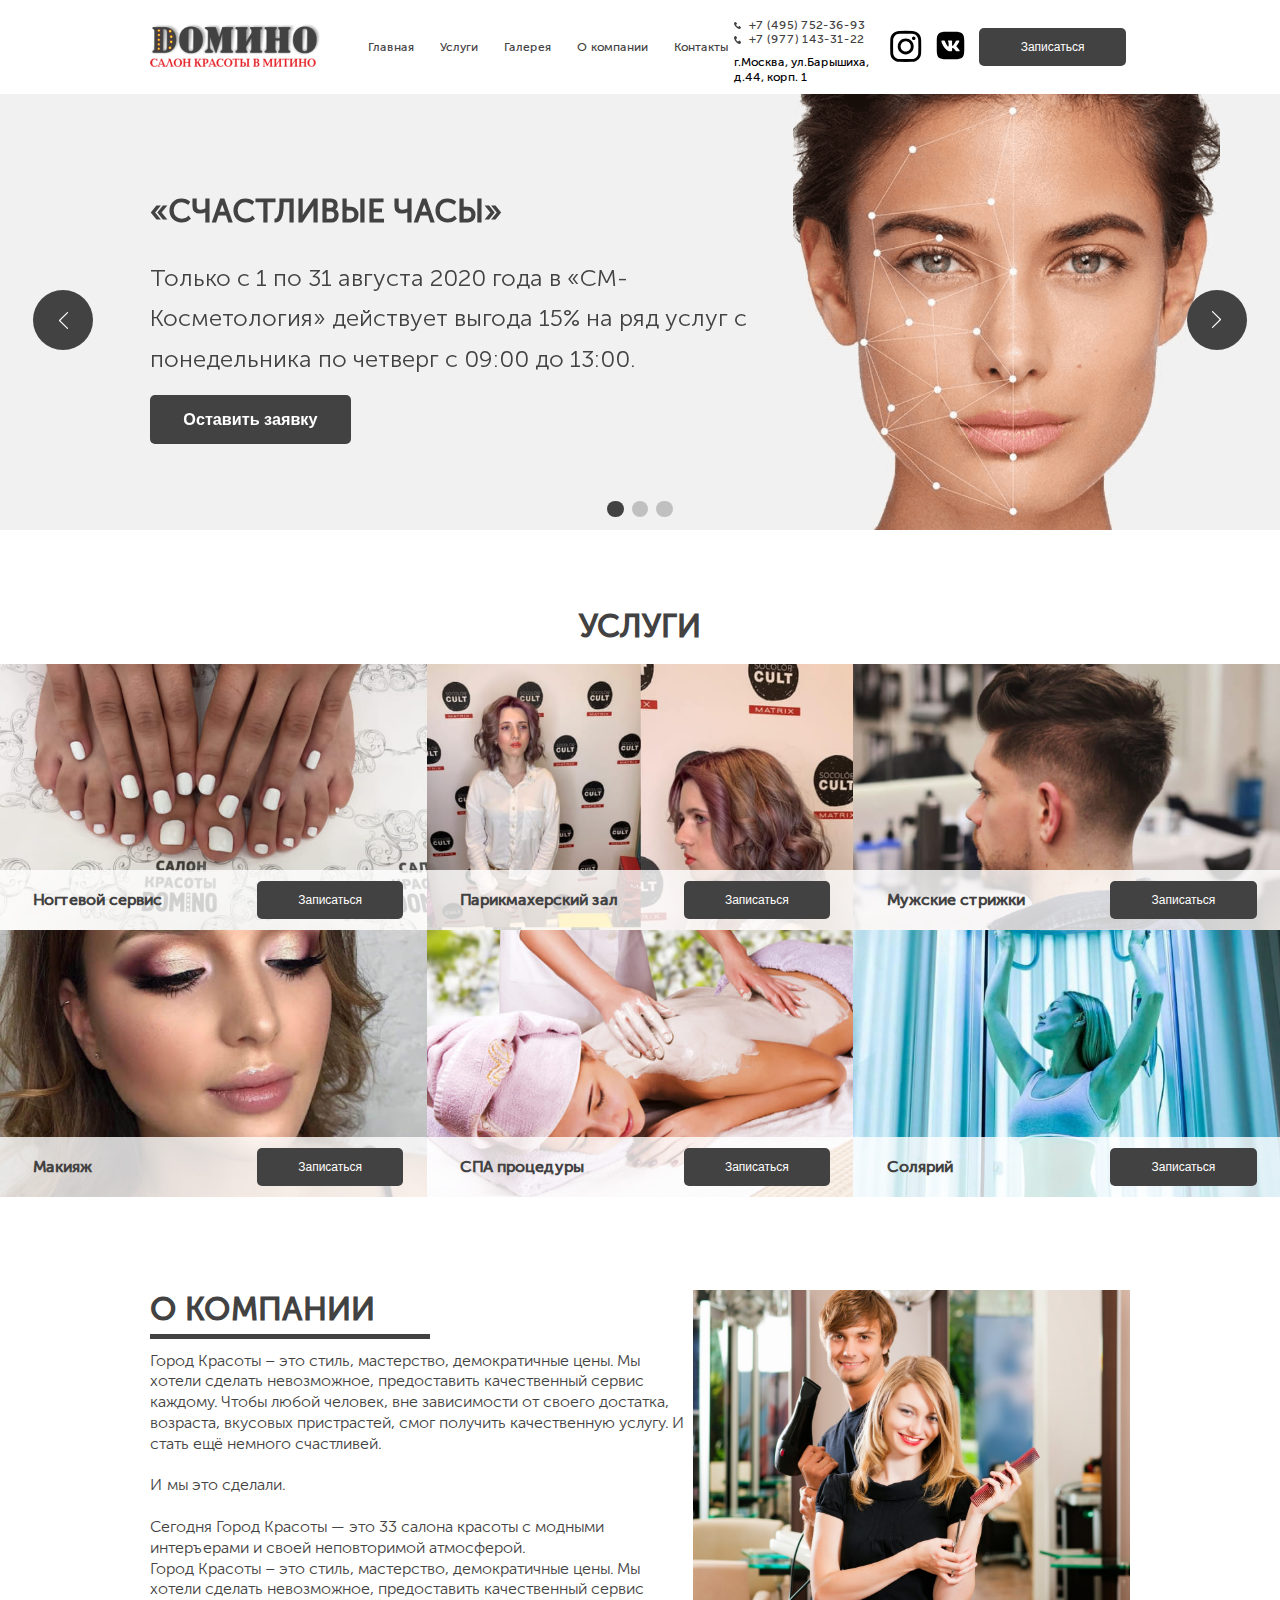
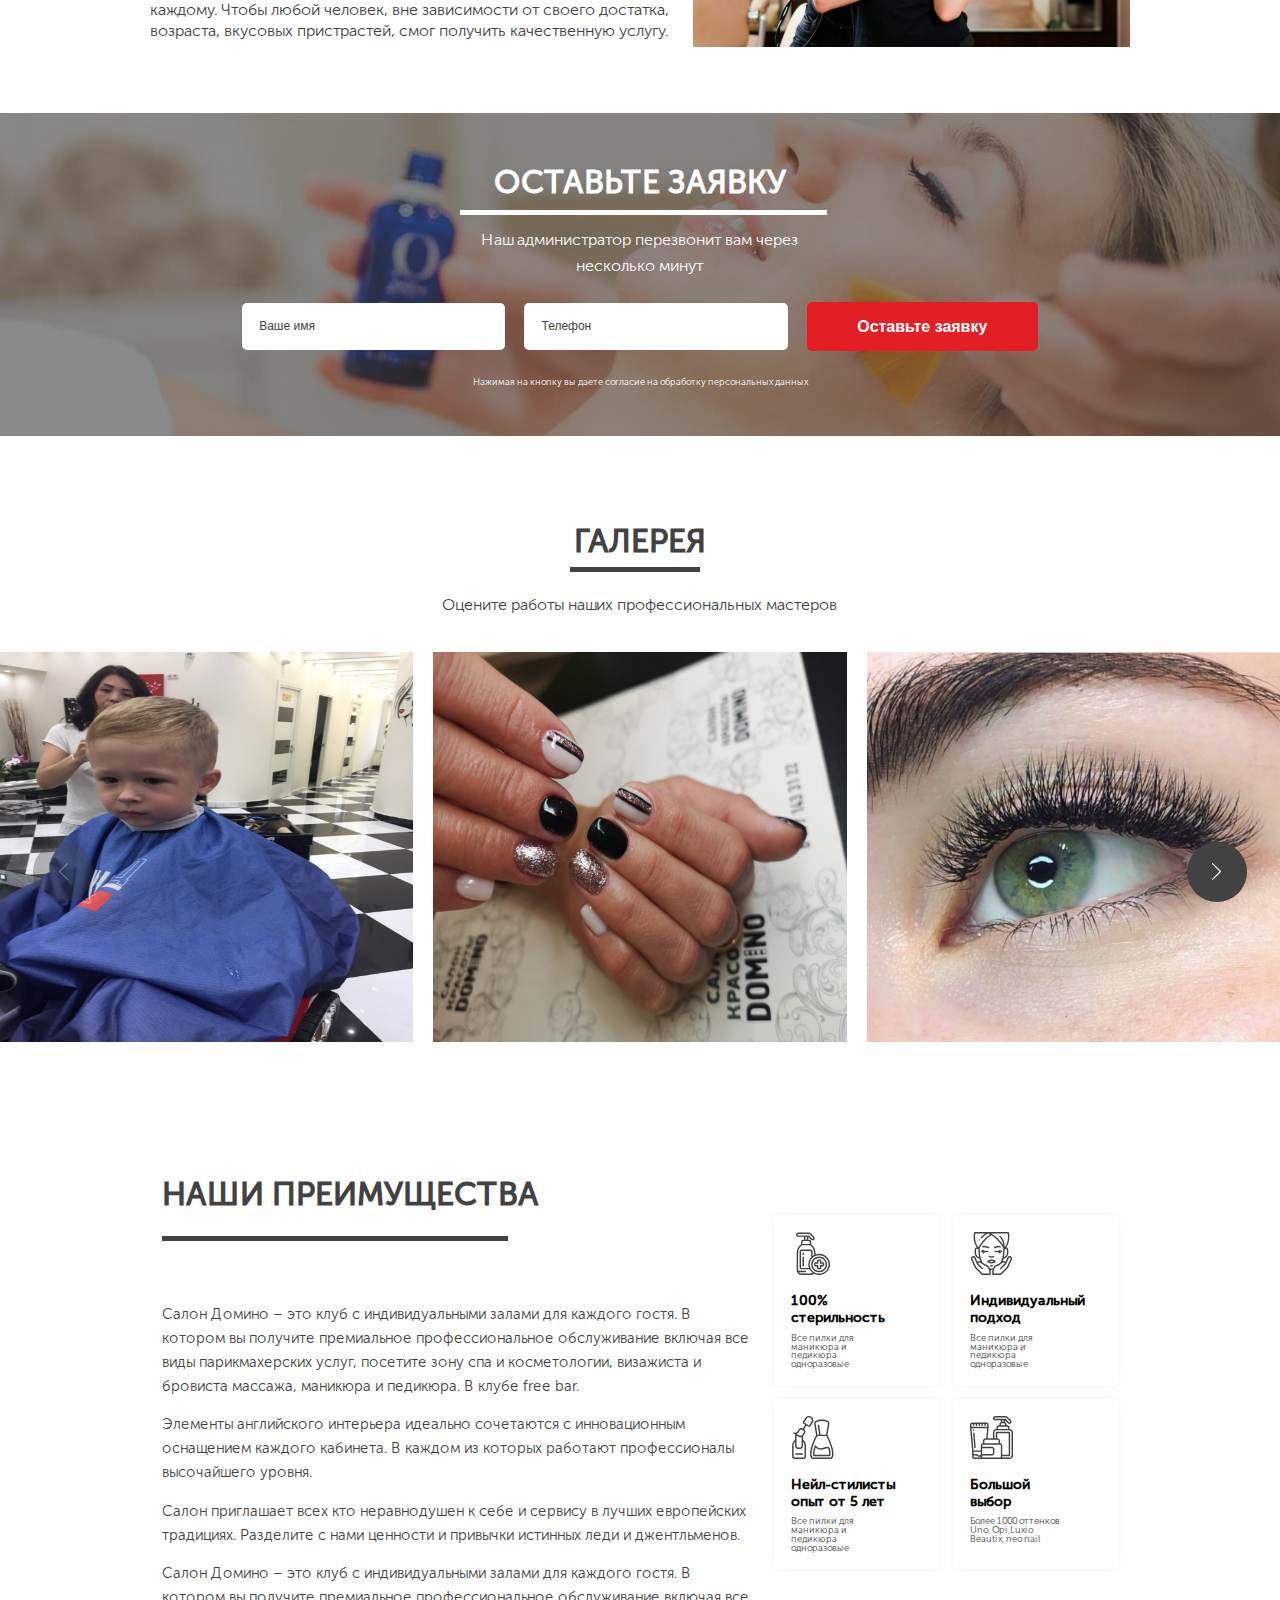
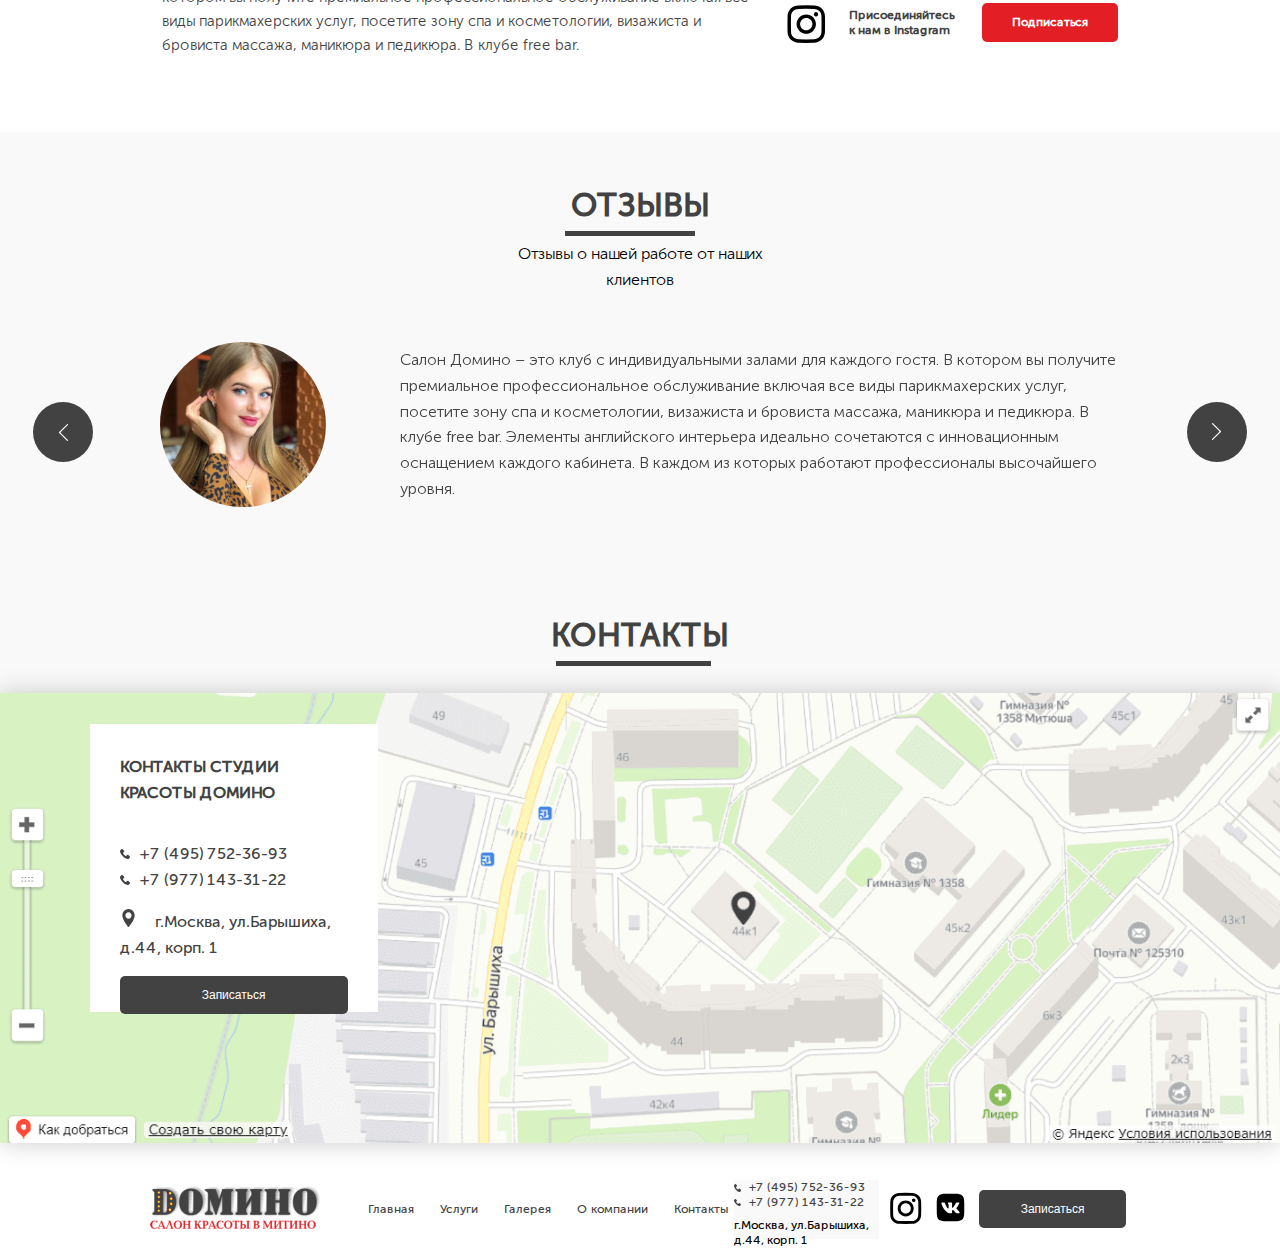
<file: index.html>
<!DOCTYPE html>
<html lang="ru">
<head>
  <meta charset="UTF-8">
  <meta name="viewport" content="width=device-width, initial-scale=1.0">
  <link rel="stylesheet" href="css/style.css">
  <link rel="stylesheet" href="css/swip.css">
  <title>ДОМИНО</title>
</head>
<body>
  <header class="header">
    <div class="container">
      <div class="header__menu">
        <a href="#" class="logo header__logo">
          <img src="img/header/Logo.png" alt="" class="logo-img header__logo-img">
        </a>
        <nav class="nav header__nav header__nav--margin-left">
        <ul class="list header__list">
          <li class="menu-item header__menu-item"><a href="index.html" class="header__menu-link js-header__menu-link">Главная</a></li>
          <li class="menu-item header__menu-item"><a href="#services" class="header__menu-link js-header__menu-link">Услуги</a></li>
          <li class="menu-item header__menu-item"><a href="./gallery.html" class="header__menu-link ">Галерея</a></li>
          <li class="menu-item header__menu-item"><a href="" class="header__menu-link js-header__menu-link">О компании</a></li>
          <li class="menu-item header__menu-item"><a href="#contact" class="header__menu-link js-header__menu-link">Контакты</a></li>
        </ul>
        </nav>
        <div class="header__contact header__contact--margin-left">
          <a href="tel:+74957523693" class="phone header__phone header__phone--margin-bottom">
            <img src="img/header/phone.svg" class="phone-img" alt="">+7 (495) 752-36-93</a>
            <a href="tel:+79771433122" class="phone header__phone header__phone--margin-bottom">
              <img src="img/header/phone.svg" class="phone-img" alt="">+7 (977) 143-31-22</a>
          <span class="adress header__adress header__adress--margin-top">г.Москва, ул.Барышиха, д.44, корп. 1</span>
        </div>
        <div class="header__social-box">
          <a href="https://www.instagram.com/salon_domino_mitino/" class="social header__social"><img src="img/insta.svg" alt="" class="mobile-disabled  social-img"></a>
          <a href="https://vk.com/id456160867" class="social header__social"><img src="img/vk.svg" alt="" class="mobile-disabled  social-img"></a>
          <button class="button header__button mobile-disabled button--primary js-modal">Записаться</button>
          <button id="show" class="bm button header__button button--primary" >МЕНЮ</button> 
        </div>
      </div>
    </div>
  </header>
  <main class="main">
    <section class="hero">
      <div class="slider">
        <div class="swiper-container">
          <!-- Additional required wrapper -->
          <div class="swiper-wrapper">
              <!-- Slides -->
              <div class="swiper-slide stock-1">
                <div class="container">  
                  <h2 class="title slide__title">«СЧАСТЛИВЫЕ ЧАСЫ»</h2>
                  <p class="subtitle slide__subtitle">Только с 1 по 31 августа 2020 года 
                    в «СМ-Косметология» действует выгода 15% 
                    на ряд услуг с понедельника по четверг с 09:00 до 13:00.</p>
                  <button class="button slide__button button--primary">Оставить заявку</button>
                </div>    
              </div>
              <div class="swiper-slide stock-1">
                <div class="container">  
                  <h2 class="title slide__title">«СЧАСТЛИВЫЕ ЧАСЫ»</h2>
                  <p class="subtitle slide__subtitle">Только с 1 по 31 августа 2020 года 
                    в «СМ-Косметология» действует выгода 15% 
                    на ряд услуг с понедельника по четверг с 09:00 до 13:00.</p>
                  <button class="button slide__button button--primary">Оставить заявку</button>
                </div>    
              </div>
              <div class="swiper-slide stock-1">
                <div class="container">  
                  <h2 class="title slide__title">«СЧАСТЛИВЫЕ ЧАСЫ»</h2>
                  <p class="subtitle slide__subtitle">Только с 1 по 31 августа 2020 года 
                    в «СМ-Косметология» действует выгода 15% 
                    на ряд услуг с понедельника по четверг с 09:00 до 13:00.</p>
                  <button class="button slide__button button--primary">Оставить заявку</button>
                </div>    
              </div>
              
              
          </div>
          <!-- If we need pagination -->
          <div class="swiper-pagination"></div>
      
          <!-- If we need navigation buttons -->
          <div class="swiper-button-prev"></div>
          <div class="swiper-button-next"></div>
      

      </div>
      </div>
    </section>
    <section id="services" class="services">
      <h2 class="title services__title">Услуги</h2>
      <ul class="services__list">
        <li class="services__item">
          <img src="img/services/services-img-nails.jpg" alt="" class="servicrs__item-img">
          <div class="services__interaction">
            <span class="services__name services__name--visible">Ногтевой сервис</span>
            <button class="button services__button button--interest services__button--visible bNails">Подробнее</button>
            <button class="button services__button button--primary js-modal">Записаться</button>
          </div>
          <div class="services__preview services__preview--visible">
            <h3 class="services__preview-title">Ногтевой сервис</h3>
          <ul class="services__preview-wrapper">
            <li class="services__preview-column">
              <ul class="services__preview-list">
              <h4 class="services__preview-subtitle">Маникюр</h4>
              <li class="services__preview-item">
                <span class="services__preview-view">Классический</span>
                <span class="services__price">600 руб.</span>
              </li>
              
              <li class="services__preview-item">
                <span class="services__preview-view">Комбинированный</span>
                <span class="services__price">600 руб.</span>
              </li>
              <li class="services__preview-item">
                <span class="services__preview-view">Маникюр</span>
                <span class="services__price">700 руб.</span>
              </li>
              <li class="services__preview-item">
                <span class="services__preview-view">Ремонт ногтя</span>
                <span class="services__price">150 руб.</span>
              </li>
              
              </ul>
            </li>
            <li class="services__preview-column">
              <ul class="services__preview-list">
              <h4 class="services__preview-subtitle">Педикюр</h4>
              <li class="services__preview-item">
                <span class="services__preview-view">Классический</span>
                <span class="services__price">600 руб.</span>
              </li>
              
              <li class="services__preview-item">
                <span class="services__preview-view">Комбинированный</span>
                <span class="services__price">600 руб.</span>
              </li>
              <li class="services__preview-item">
                <span class="services__preview-view">Маникюр</span>
                <span class="services__price">700 руб.</span>
              </li>
              <li class="services__preview-item">
                <span class="services__preview-view">Ремонт ногтя</span>
                <span class="services__price">150 руб.</span>
              </li>
              </ul>
            </li>
          </ul>
          </div>
        </li>
        <li class="services__item">
          <img src="img/services/services-img-wighall.jpg" alt="" class="servicrs__item-img">
          <div class="services__interaction">
            <span class="services__name services__name--visible">Парикмахерский зал</span>
            <button class="button services__button button--interest services__button--visible bWig">Подробнее</button>
            <button class="button services__button button--primary js-modal">Записаться</button>
          </div>
          <div class="services__preview services__preview--visible">
            <h3 class="services__preview-title">Парикмахерский зал</h3>
          <ul class="services__preview-wrapper">
            <li class="services__preview-column">
              <ul class="services__preview-list">
              <h4 class="services__preview-subtitle">Маникюр</h4>
              <li class="services__preview-item">
                <span class="services__preview-view">Классический</span>
                <span class="services__price">600 руб.</span>
              </li>
              
              <li class="services__preview-item">
                <span class="services__preview-view">Комбинированный</span>
                <span class="services__price">600 руб.</span>
              </li>
              <li class="services__preview-item">
                <span class="services__preview-view">Маникюр</span>
                <span class="services__price">700 руб.</span>
              </li>
              <li class="services__preview-item">
                <span class="services__preview-view">Ремонт ногтя</span>
                <span class="services__price">150 руб.</span>
              </li>
              
              </ul>
            </li>
            <li class="services__preview-column">
              <ul class="services__preview-list">
              <h4 class="services__preview-subtitle">Педикюр</h4>
              <li class="services__preview-item">
                <span class="services__preview-view">Классический</span>
                <span class="services__price">600 руб.</span>
              </li>
              
              <li class="services__preview-item">
                <span class="services__preview-view">Комбинированный</span>
                <span class="services__price">600 руб.</span>
              </li>
              <li class="services__preview-item">
                <span class="services__preview-view">Маникюр</span>
                <span class="services__price">700 руб.</span>
              </li>
              <li class="services__preview-item">
                <span class="services__preview-view">Ремонт ногтя</span>
                <span class="services__price">150 руб.</span>
              </li>
              </ul>
            </li>
          </ul>
          </div>
        </li>
        <li class="services__item">
          <img src="img/services/services-img-mantrim.jpg" alt="" class="servicrs__item-img">
          <div class="services__interaction">
            <span class="services__name services__name--visible">Мужские стрижки</span>
            <button class="button services__button button--interest services__button--visible bMantrim">Подробнее</button>
            <button class="button services__button button--primary js-modal">Записаться</button>
          </div>
          <div class="services__preview services__preview--visible">
            <h3 class="services__preview-title">Мужские стрижки</h3>
          <ul class="services__preview-wrapper">
            <li class="services__preview-column">
              <ul class="services__preview-list">
              <h4 class="services__preview-subtitle">Маникюр</h4>
              <li class="services__preview-item">
                <span class="services__preview-view">Классический</span>
                <span class="services__price">600 руб.</span>
              </li>
              
              <li class="services__preview-item">
                <span class="services__preview-view">Комбинированный</span>
                <span class="services__price">600 руб.</span>
              </li>
              <li class="services__preview-item">
                <span class="services__preview-view">Маникюр</span>
                <span class="services__price">700 руб.</span>
              </li>
              <li class="services__preview-item">
                <span class="services__preview-view">Ремонт ногтя</span>
                <span class="services__price">150 руб.</span>
              </li>
              
              </ul>
            </li>
            <li class="services__preview-column">
              <ul class="services__preview-list">
              <h4 class="services__preview-subtitle">Педикюр</h4>
              <li class="services__preview-item">
                <span class="services__preview-view">Классический</span>
                <span class="services__price">600 руб.</span>
              </li>
              
              <li class="services__preview-item">
                <span class="services__preview-view">Комбинированный</span>
                <span class="services__price">600 руб.</span>
              </li>
              <li class="services__preview-item">
                <span class="services__preview-view">Маникюр</span>
                <span class="services__price">700 руб.</span>
              </li>
              <li class="services__preview-item">
                <span class="services__preview-view">Ремонт ногтя</span>
                <span class="services__price">150 руб.</span>
              </li>
              </ul>
            </li>
          </ul>
          </div>
        </li>
        <li class="services__item">
          <img src="img/services/services-img-makeup.jpg" alt="" class="servicrs__item-img">
          <div class="services__interaction">
            <span class="services__name services__name--visible">Макияж</span>
            <button class="button services__button button--interest services__button--visible bMakeup">Подробнее</button>
            <button class="button services__button button--primary js-modal">Записаться</button>
          </div>
          <div class="services__preview services__preview--visible">
            <h3 class="services__preview-title">Макияж</h3>
          <ul class="services__preview-wrapper">
            <li class="services__preview-column">
              <ul class="services__preview-list">
              <h4 class="services__preview-subtitle">Маникюр</h4>
              <li class="services__preview-item">
                <span class="services__preview-view">Классический</span>
                <span class="services__price">600 руб.</span>
              </li>
              
              <li class="services__preview-item">
                <span class="services__preview-view">Комбинированный</span>
                <span class="services__price">600 руб.</span>
              </li>
              <li class="services__preview-item">
                <span class="services__preview-view">Маникюр</span>
                <span class="services__price">700 руб.</span>
              </li>
              <li class="services__preview-item">
                <span class="services__preview-view">Ремонт ногтя</span>
                <span class="services__price">150 руб.</span>
              </li>
              
              </ul>
            </li>
            <li class="services__preview-column">
              <ul class="services__preview-list">
              <h4 class="services__preview-subtitle">Педикюр</h4>
              <li class="services__preview-item">
                <span class="services__preview-view">Классический</span>
                <span class="services__price">600 руб.</span>
              </li>
              
              <li class="services__preview-item">
                <span class="services__preview-view">Комбинированный</span>
                <span class="services__price">600 руб.</span>
              </li>
              <li class="services__preview-item">
                <span class="services__preview-view">Маникюр</span>
                <span class="services__price">700 руб.</span>
              </li>
              <li class="services__preview-item">
                <span class="services__preview-view">Ремонт ногтя</span>
                <span class="services__price">150 руб.</span>
              </li>
              </ul>
            </li>
          </ul>
          </div>
        </li>
        <li class="services__item">
          <img src="img/services/services-img-procedures.jpg" alt="" class="servicrs__item-img">
          <div class="services__interaction">
            <span class="services__name services__name--visible">СПА процедуры</span>
            <button class="button services__button button--interest services__button--visible bProcedures">Подробнее</button>
            <button class="button services__button button--primary js-modal">Записаться</button>
          </div>
          <div class="services__preview services__preview--visible">
            <h3 class="services__preview-title">СПА процедуры</h3>
          <ul class="services__preview-wrapper">
            <li class="services__preview-column">
              <ul class="services__preview-list">
              <h4 class="services__preview-subtitle">Маникюр</h4>
              <li class="services__preview-item">
                <span class="services__preview-view">Классический</span>
                <span class="services__price">600 руб.</span>
              </li>
              
              <li class="services__preview-item">
                <span class="services__preview-view">Комбинированный</span>
                <span class="services__price">600 руб.</span>
              </li>
              <li class="services__preview-item">
                <span class="services__preview-view">Маникюр</span>
                <span class="services__price">700 руб.</span>
              </li>
              <li class="services__preview-item">
                <span class="services__preview-view">Ремонт ногтя</span>
                <span class="services__price">150 руб.</span>
              </li>
              
              </ul>
            </li>
            <li class="services__preview-column">
              <ul class="services__preview-list">
              <h4 class="services__preview-subtitle">Педикюр</h4>
              <li class="services__preview-item">
                <span class="services__preview-view">Классический</span>
                <span class="services__price">600 руб.</span>
              </li>
              
              <li class="services__preview-item">
                <span class="services__preview-view">Комбинированный</span>
                <span class="services__price">600 руб.</span>
              </li>
              <li class="services__preview-item">
                <span class="services__preview-view">Маникюр</span>
                <span class="services__price">700 руб.</span>
              </li>
              <li class="services__preview-item">
                <span class="services__preview-view">Ремонт ногтя</span>
                <span class="services__price">150 руб.</span>
              </li>
              </ul>
            </li>
          </ul>
          </div>
        </li>
        <li class="services__item">
          <img src="img/services/services-img-solarium.jpg" alt="" class="servicrs__item-img">
          <div class="services__interaction">
            <span class="services__name services__name--visible">Солярий</span>
            <button class="button services__button button--interest services__button--visible bSolarium">Подробнее</button>
            <button class="button services__button button--primary js-modal">Записаться</button>
          </div>
          <div class="services__preview services__preview--visible">
            <h3 class="services__preview-title">Солярий</h3>
          <ul class="services__preview-wrapper">
            <li class="services__preview-column">
              <ul class="services__preview-list">
              <h4 class="services__preview-subtitle">Маникюр</h4>
              <li class="services__preview-item">
                <span class="services__preview-view">Классический</span>
                <span class="services__price">600 руб.</span>
              </li>
              
              <li class="services__preview-item">
                <span class="services__preview-view">Комбинированный</span>
                <span class="services__price">600 руб.</span>
              </li>
              <li class="services__preview-item">
                <span class="services__preview-view">Маникюр</span>
                <span class="services__price">700 руб.</span>
              </li>
              <li class="services__preview-item">
                <span class="services__preview-view">Ремонт ногтя</span>
                <span class="services__price">150 руб.</span>
              </li>
              
              </ul>
            </li>
            <li class="services__preview-column">
              <ul class="services__preview-list">
              <h4 class="services__preview-subtitle">Педикюр</h4>
              <li class="services__preview-item">
                <span class="services__preview-view">Классический</span>
                <span class="services__price">600 руб.</span>
              </li>
              
              <li class="services__preview-item">
                <span class="services__preview-view">Комбинированный</span>
                <span class="services__price">600 руб.</span>
              </li>
              <li class="services__preview-item">
                <span class="services__preview-view">Маникюр</span>
                <span class="services__price">700 руб.</span>
              </li>
              <li class="services__preview-item">
                <span class="services__preview-view">Ремонт ногтя</span>
                <span class="services__price">150 руб.</span>
              </li>
              </ul>
            </li>
          </ul>
          </div>
        </li>
      </ul>
    </section>
    <section class="about">
      <div class="container">
        <div class="row about__row">
          <div class="col col-60">
            <h2 class="title about__title">О компании</h2>
            <p class="about__text">Город Красоты – это стиль, мастерство, демократичные цены.
              Мы хотели сделать невозможное, предоставить качественный сервис 
              каждому. Чтобы любой человек, вне зависимости от своего достатка, 
              возраста, вкусовых пристрастей, смог получить качественную услугу. 
              И стать ещё немного счастливей.
              <br>
              <br>
              И мы это сделали.
              <br>
              <br>
              Сегодня Город Красоты — это 33 салона красоты с модными 
              интеръерами и своей неповторимой атмосферой. </p>
            <p class="about__text">Город Красоты – это стиль, мастерство, демократичные цены.
              Мы хотели сделать невозможное, предоставить качественный сервис 
              каждому. Чтобы любой человек, вне зависимости от своего достатка, 
              возраста, вкусовых пристрастей, смог получить качественную услугу. </p>
          </div>
          <div class="col col-40">
            <div class="about__box-img"><img src="img/about/about-img.jpg" alt="" class="about__img"></div>
          </div>  
        </div>
      </div>
    </section>
    <section class="bid">
      <div class="container">
      <h2 class="title bid__title">Оставьте заявку</h2>
      <p class="subtitle bid__subtitle">Наш администратор перезвонит вам через несколько 
        минут</p>
        <form action="send.php" class="form bid__form">
          <div class="bid__input-box">
            <input class="bid__input" name="userName" type="text" placeholder="Ваше имя">
          </div>
          <div class="bid__input-box">
            <input class="bid__input" name="userPhone" type="tel" placeholder="Ваш номер телефона">
          </div>
          <button class="form__button">Оставьте заявку</button>
        </form>
        <p class="consent">Нажимая на кнопку вы даете согласие на обработку персональных данных</p>
      </div>
      </section>
      <section class="gallery">
        <h2 class="title gallery__title">Галерея</h2>
        <p class="subtitle gallery__subtitle">Оцените работы наших профессиональных
          мастеров</p>
          <div class="gallery__slider">
            <div class="swiper-container">
              <div class="swiper-wrapper">
                <div class="swiper-slide"><img src="img/gallery/g-1.jpg" alt=""></div>
                <div class="swiper-slide"><img src="img/gallery/g-2.jpeg" alt=""></div>
                <div class="swiper-slide"><img src="img/gallery/g-3.jpg" alt=""></div>
                <div class="swiper-slide"><img src="img/gallery/g-4.jpeg" alt=""></div>
                <div class="swiper-slide"><img src="img/gallery/g-5.jpeg" alt=""></div>
                <div class="swiper-slide"><img src="img/gallery/g-6.jpg" alt=""></div>
                <div class="swiper-slide"><img src="img/gallery/g-7.jpeg" alt=""></div>
                <div class="swiper-slide"><img src="img/gallery/g-8.jpeg" alt=""></div>
                <div class="swiper-slide"><img src="img/gallery/g-9.jpeg" alt=""></div>
                <div class="swiper-slide"><img src="img/gallery/g-10.jpeg" alt=""></div>
              </div>
              <!-- Add Scrollbar -->
              <div class="swiper-scrollbar"></div>
              <!-- If we need navigation buttons -->
          <div class="swiper-button-prev"></div>
          <div class="swiper-button-next"></div>
            </div>
          </div>
      </section>
      <section class="advantage">
        <div class="container">
          <div class="row about__row">
            <div class="col col-60">
              <h2 class="title advantage__title">Наши преимущества</h2>
              <p class="advantage__text">Салон Домино – это клуб с индивидуальными залами для каждого 
                гостя. В котором вы получите премиальное профессиональное 
                обслуживание включая все виды парикмахерских услуг, посетите 
                зону спа и косметологии, визажиста и бровиста массажа, маникюра 
                и педикюра. В клубе free bar.</p>
                
              <p class="advantage__text">Элементы английского интерьера идеально сочетаются с 
                инновационным оснащением каждого кабинета. В каждом из которых 
                работают профессионалы высочайшего уровня.</p>
                
              <p class="advantage__text">Салон приглашает всех кто неравнодушен к себе и сервису 
                в лучших европейских традициях. Разделите с нами ценности 
                и привычки истинных леди и джентльменов.</p>
                
              <p class="advantage__text">Салон Домино – это клуб с индивидуальными залами для каждого 
                гостя. В котором вы получите премиальное профессиональное 
                обслуживание включая все виды парикмахерских услуг, посетите 
                зону спа и косметологии, визажиста и бровиста массажа, маникюра 
                и педикюра. В клубе free bar.</p>
              </p>
            </div>
            <div class="col col-31 advantage__col">
              <ul class="advantage__list">
                <li class="advantage__item">
                  <img src="img/advantage/advantage-1.svg" alt="" class="advantage__item-img">
                  <h3 class="advantage__item-title">100% 
                    стерильность</h3>
                  <p class="advantage__item-description">Все пилки для маникюра 
                    и педикюра одноразовые</p>
                </li>
                <li class="advantage__item">
                  <img src="img/advantage/advantage-2.svg" alt="" class="advantage__item-img">
                  <h3 class="advantage__item-title">Индивидуальный
                    подход</h3>
                  <p class="advantage__item-description">Все пилки для маникюра 
                    и педикюра одноразовые</p>
                </li>
                <li class="advantage__item">
                  <img src="img/advantage/advantage-3.svg" alt="" class="advantage__item-img">
                  <h3 class="advantage__item-title">Нейл-стилисты 
                    опыт от 5 лет</h3>
                  <p class="advantage__item-description">Все пилки для маникюра 
                    и педикюра одноразовые</p>
                </li>
                <li class="advantage__item">
                  <img src="img/advantage/advantage-4.svg" alt="" class="advantage__item-img">
                  <h3 class="advantage__item-title">Большой<br>
                    выбор</h3>
                  <p class="advantage__item-description">Более 1000 оттенков Uno,
                    Opi,Luxio Beautix, neo nail </p>
                </li>
              </ul>
              <div class="advantage__social">
                <img class="advantage__social-img" src="img/insta.svg" alt="">
                <p class="advantage__social-description">Присоединяйтесь 
                  к нам в Instagram</p>
                  <a href="https://www.instagram.com/salon_domino_mitino/"  class="advantage__social-button">Подписаться</a>
              </div>
            </div>  
          </div>
        </div>
      </section>
      <section class="comment">
        
          <h2 class="title comment__title">Отзывы</h2>
          <p class="subtitle comment__subtitle">Отзывы о нашей работе от наших клиентов</p>
          <div class="comment__slider">
            <div class="swiper-container">
              <!-- Additional required wrapper -->
              <div class="swiper-wrapper">
                  <!-- Slides -->
                  <div class="swiper-slide">
                    <div class="container">
                    <div class="comment__people">
                    <div class="comment__box-img">
                      <img src="img/comment/img-1.jpg" alt="" class="comment-img">
                    </div>
                    <p class="comment__description">
                      Салон Домино – это клуб с индивидуальными залами для каждого гостя. В котором вы 
                      получите премиальное профессиональное обслуживание включая все виды парикмахерских 
                      услуг, посетите зону спа и косметологии, визажиста и бровиста массажа, маникюра 
                      и педикюра. В клубе free bar.
                      Элементы английского интерьера идеально сочетаются с инновационным оснащением 
                      каждого кабинета. В каждом из которых работают профессионалы высочайшего уровня.
                    </p>
                  </div>
                  </div>
                  </div>
                  <div class="swiper-slide">
                    <div class="container">
                    <div class="comment__people">
                    <div class="comment__box-img">
                      <img src="img/comment/img-1.jpg" alt="" class="comment-img">
                    </div>
                    <p class="comment__description">
                      Салон Домино – это клуб с индивидуальными залами для каждого гостя. В котором вы 
                      получите премиальное профессиональное обслуживание включая все виды парикмахерских 
                      услуг, посетите зону спа и косметологии, визажиста и бровиста массажа, маникюра 
                      и педикюра. В клубе free bar.
                      Элементы английского интерьера идеально сочетаются с инновационным оснащением 
                      каждого кабинета. В каждом из которых работают профессионалы высочайшего уровня.
                    </p>
                  </div>
                  </div>
                  </div>
                  <div class="swiper-slide">
                    <div class="container">
                    <div class="comment__people">
                    <div class="comment__box-img">
                      <img src="img/comment/img-1.jpg" alt="" class="comment-img">
                    </div>
                    <p class="comment__description">
                      Салон Домино – это клуб с индивидуальными залами для каждого гостя. В котором вы 
                      получите премиальное профессиональное обслуживание включая все виды парикмахерских 
                      услуг, посетите зону спа и косметологии, визажиста и бровиста массажа, маникюра 
                      и педикюра. В клубе free bar.
                      Элементы английского интерьера идеально сочетаются с инновационным оснащением 
                      каждого кабинета. В каждом из которых работают профессионалы высочайшего уровня.
                    </p>
                  </div>
                  </div>
                  </div>
                  

              </div>
              <div class="swiper-button-prev"></div>
              <div class="swiper-button-next"></div>
          
    
          </div>
          </div>
        
      </section>
      <section id="contact" class="contact">
          <h2 class="title contact__title">Контакты</h2>
          <div class="ymap-container">
          <div class="loader loader-default"></div>
          <div id="map-yandex" ></div>
          <!-- .ymap-container -->
          <div class="map-info">
            <h3 class="title map__title">
              Контакты студии красоты домино
            </h3>
            <a href="tel:+74957523693" class="phone map__phone">
              <img src="img/header/phone.svg" class="phone-img" alt="">+7 (495) 752-36-93</a>
              <a href="tel:+79771433122" class="phone map__phone">
                <img src="img/header/phone.svg" class="phone-img" alt="">+7 (977) 143-31-22</a>
            <p class="map__adress">
              <img src="img/map-ico.svg" class="map-img" alt="">г.Москва, ул.Барышиха, д.44, корп. 1
            </p>
            <button class="button header__button button--primary js-modal">Записаться</button>
            </div>
          </div>
      </section>
  </main>
  <footer class="footer">
    <div class="container">
    <div class="header__menu">
      <a href="#" class="logo header__logo">
        <img src="img/header/Logo.png" alt="" class="logo-img header__logo-img">
      </a>
      <nav class="nav header__nav header__nav--margin-left">
      <ul class="list header__list">
        <li class="menu-item header__menu-item"><a href="index.html" class="header__menu-link js-header__menu-link">Главная</a></li>
        <li class="menu-item header__menu-item"><a href="#services" class="header__menu-link js-header__menu-link">Услуги</a></li>
        <li class="menu-item header__menu-item"><a href="/gallery.html" class="header__menu-link ">Галерея</a></li>
        <li class="menu-item header__menu-item"><a href="" class="header__menu-link js-header__menu-link">О компании</a></li>
        <li class="menu-item header__menu-item"><a href="#contact" class="header__menu-link js-header__menu-link">Контакты</a></li>
      </ul>
      </nav>
      <div class="contact  header__contact header__contact--margin-left">
        <a href="tel:+74957523693" class="phone header__phone header__phone--margin-bottom">
          <img src="img/header/phone.svg" class="phone-img" alt="">+7 (495) 752-36-93</a>
          <a href="tel:+79771433122" class="phone header__phone header__phone--margin-bottom">
            <img src="img/header/phone.svg" class="phone-img" alt="">+7 (977) 143-31-22</a>
        <span class="adress header__adress header__adress--margin-top">г.Москва, ул.Барышиха, д.44, корп. 1</span>
      </div>
      <div class="header__social-box">
        <a href="https://www.instagram.com/salon_domino_mitino/" class="social header__social"><img src="img/insta.svg" alt="" class="mobile-disabled  social-img"></a>
        <a href="https://vk.com/id456160867" class="social header__social"><img src="img/vk.svg" alt="" class="mobile-disabled  social-img"></a>
        <button class="button header__button button--primary js-modal ">Записаться</button> 
      </div>
    </div>
    </div>
  </footer>
  <div class="popup popup-nails">
    <div class="popup__container">
      <button class="popup-close"></button>
      <h2 class="title popup__title">Ногтевой сервис</h2>
      <ul class="popup__list">
          <li class="popup__item">
            <h3 class="popup__item-title">Маникюр</h3>
            <ul class="popup__service">
              <li class="popup__next">
                <span class="name-service popup__text">Классический</span>
                <span class="price-service popup__text">600 руб.</span>
              </li>
              <li class="popup__next">
                <span class="name-service popup__text">Необрезной</span>
                <span class="price-service popup__text">400 руб.</span>
              </li>
              <li class="popup__next">
                <span class="name-service popup__text">Комбинированный</span>
                <span class="price-service popup__text">700 руб.</span>
              </li>
              <li class="popup__next">
                <span class="name-service popup__text">Мужской</span>
                <span class="price-service popup__text">800 руб.</span>
              </li>
              <li class="popup__next">
                <span class="name-service popup__text">Ремонт 1-го ногтя шёлк</span>
                <span class="price-service popup__text">150 руб.</span>
              </li>
              <li class="popup__next">
                <span class="name-service popup__text">Ремонт 1-го ногтя акрил</span>
                <span class="price-service popup__text">150 руб.</span>
              </li>
              <li class="popup__next">
                <span class="name-service popup__text">Покрытие лаком</span>
                <span class="price-service popup__text">200 руб.</span>
              </li>
              <li class="popup__next">
                <span class="name-service popup__text">Покрытие лаком френич</span>
                <span class="price-service popup__text">200 руб.</span>
              </li>
              <li class="popup__next">
                <span class="name-service popup__text">Покрытие шеллак</span>
                <span class="price-service popup__text">1000 руб.</span>
              </li>
              <li class="popup__next">
                <span class="name-service popup__text">Покрытие шеллак френч</span>
                <span class="price-service popup__text">1200 руб.</span>
              </li>
              <li class="popup__next">
                <span class="name-service popup__text">Покрытие шеллак лунный</span>
                <span class="price-service popup__text">1300 руб.</span>
              </li>
              <li class="popup__next">
                <span class="name-service popup__text">Лечение ногтей</span>
                <span class="price-service popup__text">500 руб.</span>
              </li>
              <li class="popup__next">
                <span class="name-service popup__text">Дизайн краской</span>
                <span class="price-service popup__text">От 50 руб.</span>
              </li>
              <li class="popup__next">
                <span class="name-service popup__text">Дизайн слайд</span>
                <span class="price-service popup__text">От 30 руб.</span>
              </li>
              <li class="popup__next">
                <span class="name-service popup__text">Стразы шт.</span>
                <span class="price-service popup__text">20 руб.</span>
              </li>
            </ul>
          </li>
          <li class="popup__item">
            <h3 class="popup__item-title">Педикюр</h3>
            <ul class="popup__service">
              <li class="popup__next">
                <span class="name-service popup__text">Классический</span>
                <span class="price-service popup__text">1400 руб.</span>
              </li>
              <li class="popup__next">
                <span class="name-service popup__text">Классический муж</span>
                <span class="price-service popup__text">1600 руб.</span>
              </li>
              <li class="popup__next">
                <span class="name-service popup__text">Комбинированный</span>
                <span class="price-service popup__text">1100 руб.</span>
              </li>
              <li class="popup__next">
                <span class="name-service popup__text">Удаление вросшего ногтя</span>
                <span class="price-service popup__text">100 руб.</span>
              </li>
              <li class="popup__next">
                <span class="name-service popup__text">Массаж ног</span>
                <span class="price-service popup__text">200 руб.</span>
              </li>
              <li class="popup__next">
                <span class="name-service popup__text">Доп.услуги</span>
                <span class="price-service popup__text">300 руб.</span>
              </li>
              <li class="popup__next">
                <span class="name-service popup__text">Удаление натоплтышей</span>
                <span class="price-service popup__text">200 рубю</span>
              </li>
              <li class="popup__next">
                <span class="name-service popup__text">Педикюр с покрытием шеллак</span>
                <span class="price-service popup__text">2000 руб.</span>
              </li>
            </ul>
          </li>
          <li class="popup__item">
            <h3 class="popup__item-title">Наращивание ногетей, гель, акрил</h3>
            <ul class="popup__service">
              <li class="popup__next">
                <span class="name-service popup__text">Классический под лак (маникюр, дизайн)</span>
                <span class="price-service popup__text">2500 руб.</span>
              </li>
              <li class="popup__next">
                <span class="name-service popup__text">Френч (маникюр)</span>
                <span class="price-service popup__text">2900 руб.</span>
              </li>
              <li class="popup__next">
                <span class="name-service popup__text">Наращивание на формы (маникюр, дизайн)</span>
                <span class="price-service popup__text">От 3000 руб.</span>
              </li>
              <li class="popup__next">
                <span class="name-service popup__text">Укрепление ногтей гель</span>
                <span class="price-service popup__text">1000 руб.</span>
              </li>
              <li class="popup__next">
                <span class="name-service popup__text">Укрепление ногтей френч</span>
                <span class="price-service popup__text">1500 руб.</span>
              </li>
              <li class="popup__next">
                <span class="name-service popup__text">Укрепление ногтей акрил</span>
                <span class="price-service popup__text">500 руб.</span>
              </li>
              <li class="popup__next">
                <span class="name-service popup__text">Коррекция классическая (маникюр)</span>
                <span class="price-service popup__text">1500 руб.</span>
              </li>
              <li class="popup__next">
                <span class="name-service popup__text">Коррекция френч (маникюр)</span>
                <span class="price-service popup__text">2000 руб.</span>
              </li>
              <li class="popup__next">
                <span class="name-service popup__text">Снятие искусственных ногтей.</span>
                <span class="price-service popup__text">500 руб.</span>
              </li>
              <li class="popup__next">
                <span class="name-service popup__text">Снятие шеллак/гель-лак</span>
                <span class="price-service popup__text">300 руб.</span>
              </li>
            </ul>
          </li>
      </ul>
      <div class="popup__box-btn">
      <button class="button popup__button header__button button--primary js-modal">Записаться</button>
      </div>
    </div>
  </div>
  <div class="popup popup-wig">
    <div class="popup__container">
      <button class="popup-close"></button>
      <h2 class="title popup__title">Маникюр</h2>
      <ul class="popup__list">
          <li class="popup__item">
            <h3 class="popup__item-title">Маникюр</h3>
            <ul class="popup__service">
              <li class="popup__next">
                <span class="name-service popup__text">Классический</span>
                <span class="price-service popup__text">600 руб.</span>
              </li>
              <li class="popup__next">
                <span class="name-service popup__text">Необрезной</span>
                <span class="price-service popup__text">400 руб.</span>
              </li>
              <li class="popup__next">
                <span class="name-service popup__text">Комбинированный</span>
                <span class="price-service popup__text">700 руб.</span>
              </li>
              <li class="popup__next">
                <span class="name-service popup__text">Мужской</span>
                <span class="price-service popup__text">800 руб.</span>
              </li>
              <li class="popup__next">
                <span class="name-service popup__text">Ремонт 1-го ногтя шёлк</span>
                <span class="price-service popup__text">150 руб.</span>
              </li>
              <li class="popup__next">
                <span class="name-service popup__text">Ремонт 1-го ногтя акрил</span>
                <span class="price-service popup__text">150 руб.</span>
              </li>
              <li class="popup__next">
                <span class="name-service popup__text">Покрытие лаком</span>
                <span class="price-service popup__text">200 руб.</span>
              </li>
              <li class="popup__next">
                <span class="name-service popup__text">Покрытие лаком френич</span>
                <span class="price-service popup__text">200 руб.</span>
              </li>
              <li class="popup__next">
                <span class="name-service popup__text">Покрытие шеллак</span>
                <span class="price-service popup__text">1000 руб.</span>
              </li>
              <li class="popup__next">
                <span class="name-service popup__text">Покрытие шеллак френч</span>
                <span class="price-service popup__text">1200 руб.</span>
              </li>
              <li class="popup__next">
                <span class="name-service popup__text">Покрытие шеллак лунный</span>
                <span class="price-service popup__text">1300 руб.</span>
              </li>
              <li class="popup__next">
                <span class="name-service popup__text">Лечение ногтей</span>
                <span class="price-service popup__text">500 руб.</span>
              </li>
              <li class="popup__next">
                <span class="name-service popup__text">Дизайн краской</span>
                <span class="price-service popup__text">От 50 руб.</span>
              </li>
              <li class="popup__next">
                <span class="name-service popup__text">Дизайн слайд</span>
                <span class="price-service popup__text">От 30 руб.</span>
              </li>
              <li class="popup__next">
                <span class="name-service popup__text">Стразы шт.</span>
                <span class="price-service popup__text">20 руб.</span>
              </li>
            </ul>
          </li>
          <li class="popup__item">
            <h3 class="popup__item-title">Педикюр</h3>
            <ul class="popup__service">
              <li class="popup__next">
                <span class="name-service popup__text">Классический</span>
                <span class="price-service popup__text">1400 руб.</span>
              </li>
              <li class="popup__next">
                <span class="name-service popup__text">Классический муж</span>
                <span class="price-service popup__text">1600 руб.</span>
              </li>
              <li class="popup__next">
                <span class="name-service popup__text">Комбинированный</span>
                <span class="price-service popup__text">1100 руб.</span>
              </li>
              <li class="popup__next">
                <span class="name-service popup__text">Удаление вросшего ногтя</span>
                <span class="price-service popup__text">100 руб.</span>
              </li>
              <li class="popup__next">
                <span class="name-service popup__text">Массаж ног</span>
                <span class="price-service popup__text">200 руб.</span>
              </li>
              <li class="popup__next">
                <span class="name-service popup__text">Доп.услуги</span>
                <span class="price-service popup__text">300 руб.</span>
              </li>
              <li class="popup__next">
                <span class="name-service popup__text">Удаление натоплтышей</span>
                <span class="price-service popup__text">200 рубю</span>
              </li>
              <li class="popup__next">
                <span class="name-service popup__text">Педикюр с покрытием шеллак</span>
                <span class="price-service popup__text">2000 руб.</span>
              </li>
            </ul>
          </li>
          <li class="popup__item">
            <h3 class="popup__item-title">Наращивание ногетей, гель, акрил</h3>
            <ul class="popup__service">
              <li class="popup__next">
                <span class="name-service popup__text">Классический под лак (маникюр, дизайн)</span>
                <span class="price-service popup__text">2500 руб.</span>
              </li>
              <li class="popup__next">
                <span class="name-service popup__text">Френч (маникюр)</span>
                <span class="price-service popup__text">2900 руб.</span>
              </li>
              <li class="popup__next">
                <span class="name-service popup__text">Наращивание на формы (маникюр, дизайн)</span>
                <span class="price-service popup__text">От 3000 руб.</span>
              </li>
              <li class="popup__next">
                <span class="name-service popup__text">Укрепление ногтей гель</span>
                <span class="price-service popup__text">1000 руб.</span>
              </li>
              <li class="popup__next">
                <span class="name-service popup__text">Укрепление ногтей френч</span>
                <span class="price-service popup__text">1500 руб.</span>
              </li>
              <li class="popup__next">
                <span class="name-service popup__text">Укрепление ногтей акрил</span>
                <span class="price-service popup__text">500 руб.</span>
              </li>
              <li class="popup__next">
                <span class="name-service popup__text">Коррекция классическая (маникюр)</span>
                <span class="price-service popup__text">1500 руб.</span>
              </li>
              <li class="popup__next">
                <span class="name-service popup__text">Коррекция френч (маникюр)</span>
                <span class="price-service popup__text">2000 руб.</span>
              </li>
              <li class="popup__next">
                <span class="name-service popup__text">Снятие искусственных ногтей.</span>
                <span class="price-service popup__text">500 руб.</span>
              </li>
              <li class="popup__next">
                <span class="name-service popup__text">Снятие шеллак/гель-лак</span>
                <span class="price-service popup__text">300 руб.</span>
              </li>
            </ul>
          </li>
      </ul>
      <div class="popup__box-btn">
        <button class="button popup__button header__button button--primary js-modal">Записаться</button>
        </div>
    </div>
  </div>
  <div class="popup popup-mantrim">
    <div class="popup__container">
      <button class="popup-close"></button>
      <h2 class="title popup__title">Мужские стрижки</h2>
      <ul class="popup__list">
          <li class="popup__item">
            <h3 class="popup__item-title">Маникюр</h3>
            <ul class="popup__service">
              <li class="popup__next">
                <span class="name-service popup__text">Классический</span>
                <span class="price-service popup__text">600 руб.</span>
              </li>
              <li class="popup__next">
                <span class="name-service popup__text">Необрезной</span>
                <span class="price-service popup__text">400 руб.</span>
              </li>
              <li class="popup__next">
                <span class="name-service popup__text">Комбинированный</span>
                <span class="price-service popup__text">700 руб.</span>
              </li>
              <li class="popup__next">
                <span class="name-service popup__text">Мужской</span>
                <span class="price-service popup__text">800 руб.</span>
              </li>
              <li class="popup__next">
                <span class="name-service popup__text">Ремонт 1-го ногтя шёлк</span>
                <span class="price-service popup__text">150 руб.</span>
              </li>
              <li class="popup__next">
                <span class="name-service popup__text">Ремонт 1-го ногтя акрил</span>
                <span class="price-service popup__text">150 руб.</span>
              </li>
              <li class="popup__next">
                <span class="name-service popup__text">Покрытие лаком</span>
                <span class="price-service popup__text">200 руб.</span>
              </li>
              <li class="popup__next">
                <span class="name-service popup__text">Покрытие лаком френич</span>
                <span class="price-service popup__text">200 руб.</span>
              </li>
              <li class="popup__next">
                <span class="name-service popup__text">Покрытие шеллак</span>
                <span class="price-service popup__text">1000 руб.</span>
              </li>
              <li class="popup__next">
                <span class="name-service popup__text">Покрытие шеллак френч</span>
                <span class="price-service popup__text">1200 руб.</span>
              </li>
              <li class="popup__next">
                <span class="name-service popup__text">Покрытие шеллак лунный</span>
                <span class="price-service popup__text">1300 руб.</span>
              </li>
              <li class="popup__next">
                <span class="name-service popup__text">Лечение ногтей</span>
                <span class="price-service popup__text">500 руб.</span>
              </li>
              <li class="popup__next">
                <span class="name-service popup__text">Дизайн краской</span>
                <span class="price-service popup__text">От 50 руб.</span>
              </li>
              <li class="popup__next">
                <span class="name-service popup__text">Дизайн слайд</span>
                <span class="price-service popup__text">От 30 руб.</span>
              </li>
              <li class="popup__next">
                <span class="name-service popup__text">Стразы шт.</span>
                <span class="price-service popup__text">20 руб.</span>
              </li>
            </ul>
          </li>
          <li class="popup__item">
            <h3 class="popup__item-title">Педикюр</h3>
            <ul class="popup__service">
              <li class="popup__next">
                <span class="name-service popup__text">Классический</span>
                <span class="price-service popup__text">1400 руб.</span>
              </li>
              <li class="popup__next">
                <span class="name-service popup__text">Классический муж</span>
                <span class="price-service popup__text">1600 руб.</span>
              </li>
              <li class="popup__next">
                <span class="name-service popup__text">Комбинированный</span>
                <span class="price-service popup__text">1100 руб.</span>
              </li>
              <li class="popup__next">
                <span class="name-service popup__text">Удаление вросшего ногтя</span>
                <span class="price-service popup__text">100 руб.</span>
              </li>
              <li class="popup__next">
                <span class="name-service popup__text">Массаж ног</span>
                <span class="price-service popup__text">200 руб.</span>
              </li>
              <li class="popup__next">
                <span class="name-service popup__text">Доп.услуги</span>
                <span class="price-service popup__text">300 руб.</span>
              </li>
              <li class="popup__next">
                <span class="name-service popup__text">Удаление натоплтышей</span>
                <span class="price-service popup__text">200 рубю</span>
              </li>
              <li class="popup__next">
                <span class="name-service popup__text">Педикюр с покрытием шеллак</span>
                <span class="price-service popup__text">2000 руб.</span>
              </li>
            </ul>
          </li>
          <li class="popup__item">
            <h3 class="popup__item-title">Наращивание ногетей, гель, акрил</h3>
            <ul class="popup__service">
              <li class="popup__next">
                <span class="name-service popup__text">Классический под лак (маникюр, дизайн)</span>
                <span class="price-service popup__text">2500 руб.</span>
              </li>
              <li class="popup__next">
                <span class="name-service popup__text">Френч (маникюр)</span>
                <span class="price-service popup__text">2900 руб.</span>
              </li>
              <li class="popup__next">
                <span class="name-service popup__text">Наращивание на формы (маникюр, дизайн)</span>
                <span class="price-service popup__text">От 3000 руб.</span>
              </li>
              <li class="popup__next">
                <span class="name-service popup__text">Укрепление ногтей гель</span>
                <span class="price-service popup__text">1000 руб.</span>
              </li>
              <li class="popup__next">
                <span class="name-service popup__text">Укрепление ногтей френч</span>
                <span class="price-service popup__text">1500 руб.</span>
              </li>
              <li class="popup__next">
                <span class="name-service popup__text">Укрепление ногтей акрил</span>
                <span class="price-service popup__text">500 руб.</span>
              </li>
              <li class="popup__next">
                <span class="name-service popup__text">Коррекция классическая (маникюр)</span>
                <span class="price-service popup__text">1500 руб.</span>
              </li>
              <li class="popup__next">
                <span class="name-service popup__text">Коррекция френч (маникюр)</span>
                <span class="price-service popup__text">2000 руб.</span>
              </li>
              <li class="popup__next">
                <span class="name-service popup__text">Снятие искусственных ногтей.</span>
                <span class="price-service popup__text">500 руб.</span>
              </li>
              <li class="popup__next">
                <span class="name-service popup__text">Снятие шеллак/гель-лак</span>
                <span class="price-service popup__text">300 руб.</span>
              </li>
            </ul>
          </li>
      </ul>
      <div class="popup__box-btn">
        <button class="button popup__button header__button button--primary js-modal">Записаться</button>
        </div>
    </div>
  </div>
  <div class="popup popup-makeup">
    <div class="popup__container">
      <button class="popup-close"></button>
      <h2 class="title popup__title">Макияж</h2>
      <ul class="popup__list">
          <li class="popup__item">
            <h3 class="popup__item-title">Маникюр</h3>
            <ul class="popup__service">
              <li class="popup__next">
                <span class="name-service popup__text">Классический</span>
                <span class="price-service popup__text">600 руб.</span>
              </li>
              <li class="popup__next">
                <span class="name-service popup__text">Необрезной</span>
                <span class="price-service popup__text">400 руб.</span>
              </li>
              <li class="popup__next">
                <span class="name-service popup__text">Комбинированный</span>
                <span class="price-service popup__text">700 руб.</span>
              </li>
              <li class="popup__next">
                <span class="name-service popup__text">Мужской</span>
                <span class="price-service popup__text">800 руб.</span>
              </li>
              <li class="popup__next">
                <span class="name-service popup__text">Ремонт 1-го ногтя шёлк</span>
                <span class="price-service popup__text">150 руб.</span>
              </li>
              <li class="popup__next">
                <span class="name-service popup__text">Ремонт 1-го ногтя акрил</span>
                <span class="price-service popup__text">150 руб.</span>
              </li>
              <li class="popup__next">
                <span class="name-service popup__text">Покрытие лаком</span>
                <span class="price-service popup__text">200 руб.</span>
              </li>
              <li class="popup__next">
                <span class="name-service popup__text">Покрытие лаком френич</span>
                <span class="price-service popup__text">200 руб.</span>
              </li>
              <li class="popup__next">
                <span class="name-service popup__text">Покрытие шеллак</span>
                <span class="price-service popup__text">1000 руб.</span>
              </li>
              <li class="popup__next">
                <span class="name-service popup__text">Покрытие шеллак френч</span>
                <span class="price-service popup__text">1200 руб.</span>
              </li>
              <li class="popup__next">
                <span class="name-service popup__text">Покрытие шеллак лунный</span>
                <span class="price-service popup__text">1300 руб.</span>
              </li>
              <li class="popup__next">
                <span class="name-service popup__text">Лечение ногтей</span>
                <span class="price-service popup__text">500 руб.</span>
              </li>
              <li class="popup__next">
                <span class="name-service popup__text">Дизайн краской</span>
                <span class="price-service popup__text">От 50 руб.</span>
              </li>
              <li class="popup__next">
                <span class="name-service popup__text">Дизайн слайд</span>
                <span class="price-service popup__text">От 30 руб.</span>
              </li>
              <li class="popup__next">
                <span class="name-service popup__text">Стразы шт.</span>
                <span class="price-service popup__text">20 руб.</span>
              </li>
            </ul>
          </li>
          <li class="popup__item">
            <h3 class="popup__item-title">Педикюр</h3>
            <ul class="popup__service">
              <li class="popup__next">
                <span class="name-service popup__text">Классический</span>
                <span class="price-service popup__text">1400 руб.</span>
              </li>
              <li class="popup__next">
                <span class="name-service popup__text">Классический муж</span>
                <span class="price-service popup__text">1600 руб.</span>
              </li>
              <li class="popup__next">
                <span class="name-service popup__text">Комбинированный</span>
                <span class="price-service popup__text">1100 руб.</span>
              </li>
              <li class="popup__next">
                <span class="name-service popup__text">Удаление вросшего ногтя</span>
                <span class="price-service popup__text">100 руб.</span>
              </li>
              <li class="popup__next">
                <span class="name-service popup__text">Массаж ног</span>
                <span class="price-service popup__text">200 руб.</span>
              </li>
              <li class="popup__next">
                <span class="name-service popup__text">Доп.услуги</span>
                <span class="price-service popup__text">300 руб.</span>
              </li>
              <li class="popup__next">
                <span class="name-service popup__text">Удаление натоплтышей</span>
                <span class="price-service popup__text">200 рубю</span>
              </li>
              <li class="popup__next">
                <span class="name-service popup__text">Педикюр с покрытием шеллак</span>
                <span class="price-service popup__text">2000 руб.</span>
              </li>
            </ul>
          </li>
          <li class="popup__item">
            <h3 class="popup__item-title">Наращивание ногетей, гель, акрил</h3>
            <ul class="popup__service">
              <li class="popup__next">
                <span class="name-service popup__text">Классический под лак (маникюр, дизайн)</span>
                <span class="price-service popup__text">2500 руб.</span>
              </li>
              <li class="popup__next">
                <span class="name-service popup__text">Френч (маникюр)</span>
                <span class="price-service popup__text">2900 руб.</span>
              </li>
              <li class="popup__next">
                <span class="name-service popup__text">Наращивание на формы (маникюр, дизайн)</span>
                <span class="price-service popup__text">От 3000 руб.</span>
              </li>
              <li class="popup__next">
                <span class="name-service popup__text">Укрепление ногтей гель</span>
                <span class="price-service popup__text">1000 руб.</span>
              </li>
              <li class="popup__next">
                <span class="name-service popup__text">Укрепление ногтей френч</span>
                <span class="price-service popup__text">1500 руб.</span>
              </li>
              <li class="popup__next">
                <span class="name-service popup__text">Укрепление ногтей акрил</span>
                <span class="price-service popup__text">500 руб.</span>
              </li>
              <li class="popup__next">
                <span class="name-service popup__text">Коррекция классическая (маникюр)</span>
                <span class="price-service popup__text">1500 руб.</span>
              </li>
              <li class="popup__next">
                <span class="name-service popup__text">Коррекция френч (маникюр)</span>
                <span class="price-service popup__text">2000 руб.</span>
              </li>
              <li class="popup__next">
                <span class="name-service popup__text">Снятие искусственных ногтей.</span>
                <span class="price-service popup__text">500 руб.</span>
              </li>
              <li class="popup__next">
                <span class="name-service popup__text">Снятие шеллак/гель-лак</span>
                <span class="price-service popup__text">300 руб.</span>
              </li>
            </ul>
          </li>
      </ul>
      <div class="popup__box-btn">
        <button class="button popup__button header__button button--primary js-modal">Записаться</button>
        </div>
    </div>
  </div>
  <div class="popup popup-procedures">
    <div class="popup__container">
      <button class="popup-close"></button>
      <h2 class="title popup__title">СПА процедуры</h2>
      <ul class="popup__list">
          <li class="popup__item">
            <h3 class="popup__item-title">Маникюр</h3>
            <ul class="popup__service">
              <li class="popup__next">
                <span class="name-service popup__text">Классический</span>
                <span class="price-service popup__text">600 руб.</span>
              </li>
              <li class="popup__next">
                <span class="name-service popup__text">Необрезной</span>
                <span class="price-service popup__text">400 руб.</span>
              </li>
              <li class="popup__next">
                <span class="name-service popup__text">Комбинированный</span>
                <span class="price-service popup__text">700 руб.</span>
              </li>
              <li class="popup__next">
                <span class="name-service popup__text">Мужской</span>
                <span class="price-service popup__text">800 руб.</span>
              </li>
              <li class="popup__next">
                <span class="name-service popup__text">Ремонт 1-го ногтя шёлк</span>
                <span class="price-service popup__text">150 руб.</span>
              </li>
              <li class="popup__next">
                <span class="name-service popup__text">Ремонт 1-го ногтя акрил</span>
                <span class="price-service popup__text">150 руб.</span>
              </li>
              <li class="popup__next">
                <span class="name-service popup__text">Покрытие лаком</span>
                <span class="price-service popup__text">200 руб.</span>
              </li>
              <li class="popup__next">
                <span class="name-service popup__text">Покрытие лаком френич</span>
                <span class="price-service popup__text">200 руб.</span>
              </li>
              <li class="popup__next">
                <span class="name-service popup__text">Покрытие шеллак</span>
                <span class="price-service popup__text">1000 руб.</span>
              </li>
              <li class="popup__next">
                <span class="name-service popup__text">Покрытие шеллак френч</span>
                <span class="price-service popup__text">1200 руб.</span>
              </li>
              <li class="popup__next">
                <span class="name-service popup__text">Покрытие шеллак лунный</span>
                <span class="price-service popup__text">1300 руб.</span>
              </li>
              <li class="popup__next">
                <span class="name-service popup__text">Лечение ногтей</span>
                <span class="price-service popup__text">500 руб.</span>
              </li>
              <li class="popup__next">
                <span class="name-service popup__text">Дизайн краской</span>
                <span class="price-service popup__text">От 50 руб.</span>
              </li>
              <li class="popup__next">
                <span class="name-service popup__text">Дизайн слайд</span>
                <span class="price-service popup__text">От 30 руб.</span>
              </li>
              <li class="popup__next">
                <span class="name-service popup__text">Стразы шт.</span>
                <span class="price-service popup__text">20 руб.</span>
              </li>
            </ul>
          </li>
          <li class="popup__item">
            <h3 class="popup__item-title">Педикюр</h3>
            <ul class="popup__service">
              <li class="popup__next">
                <span class="name-service popup__text">Классический</span>
                <span class="price-service popup__text">1400 руб.</span>
              </li>
              <li class="popup__next">
                <span class="name-service popup__text">Классический муж</span>
                <span class="price-service popup__text">1600 руб.</span>
              </li>
              <li class="popup__next">
                <span class="name-service popup__text">Комбинированный</span>
                <span class="price-service popup__text">1100 руб.</span>
              </li>
              <li class="popup__next">
                <span class="name-service popup__text">Удаление вросшего ногтя</span>
                <span class="price-service popup__text">100 руб.</span>
              </li>
              <li class="popup__next">
                <span class="name-service popup__text">Массаж ног</span>
                <span class="price-service popup__text">200 руб.</span>
              </li>
              <li class="popup__next">
                <span class="name-service popup__text">Доп.услуги</span>
                <span class="price-service popup__text">300 руб.</span>
              </li>
              <li class="popup__next">
                <span class="name-service popup__text">Удаление натоплтышей</span>
                <span class="price-service popup__text">200 рубю</span>
              </li>
              <li class="popup__next">
                <span class="name-service popup__text">Педикюр с покрытием шеллак</span>
                <span class="price-service popup__text">2000 руб.</span>
              </li>
            </ul>
          </li>
          <li class="popup__item">
            <h3 class="popup__item-title">Наращивание ногетей, гель, акрил</h3>
            <ul class="popup__service">
              <li class="popup__next">
                <span class="name-service popup__text">Классический под лак (маникюр, дизайн)</span>
                <span class="price-service popup__text">2500 руб.</span>
              </li>
              <li class="popup__next">
                <span class="name-service popup__text">Френч (маникюр)</span>
                <span class="price-service popup__text">2900 руб.</span>
              </li>
              <li class="popup__next">
                <span class="name-service popup__text">Наращивание на формы (маникюр, дизайн)</span>
                <span class="price-service popup__text">От 3000 руб.</span>
              </li>
              <li class="popup__next">
                <span class="name-service popup__text">Укрепление ногтей гель</span>
                <span class="price-service popup__text">1000 руб.</span>
              </li>
              <li class="popup__next">
                <span class="name-service popup__text">Укрепление ногтей френч</span>
                <span class="price-service popup__text">1500 руб.</span>
              </li>
              <li class="popup__next">
                <span class="name-service popup__text">Укрепление ногтей акрил</span>
                <span class="price-service popup__text">500 руб.</span>
              </li>
              <li class="popup__next">
                <span class="name-service popup__text">Коррекция классическая (маникюр)</span>
                <span class="price-service popup__text">1500 руб.</span>
              </li>
              <li class="popup__next">
                <span class="name-service popup__text">Коррекция френч (маникюр)</span>
                <span class="price-service popup__text">2000 руб.</span>
              </li>
              <li class="popup__next">
                <span class="name-service popup__text">Снятие искусственных ногтей.</span>
                <span class="price-service popup__text">500 руб.</span>
              </li>
              <li class="popup__next">
                <span class="name-service popup__text">Снятие шеллак/гель-лак</span>
                <span class="price-service popup__text">300 руб.</span>
              </li>
            </ul>
          </li>
      </ul>
      <div class="popup__box-btn">
        <button class="button popup__button header__button button--primary js-modal">Записаться</button>
        </div>
    </div>
  </div>
  <div class="popup popup-solarium">
    <div class="popup__container">
      <button class="popup-close"></button>
      <h2 class="title popup__title">Солярий</h2>
      <ul class="popup__list">
          <li class="popup__item">
            <h3 class="popup__item-title">Маникюр</h3>
            <ul class="popup__service">
              <li class="popup__next">
                <span class="name-service popup__text">Классический</span>
                <span class="price-service popup__text">600 руб.</span>
              </li>
              <li class="popup__next">
                <span class="name-service popup__text">Необрезной</span>
                <span class="price-service popup__text">400 руб.</span>
              </li>
              <li class="popup__next">
                <span class="name-service popup__text">Комбинированный</span>
                <span class="price-service popup__text">700 руб.</span>
              </li>
              <li class="popup__next">
                <span class="name-service popup__text">Мужской</span>
                <span class="price-service popup__text">800 руб.</span>
              </li>
              <li class="popup__next">
                <span class="name-service popup__text">Ремонт 1-го ногтя шёлк</span>
                <span class="price-service popup__text">150 руб.</span>
              </li>
              <li class="popup__next">
                <span class="name-service popup__text">Ремонт 1-го ногтя акрил</span>
                <span class="price-service popup__text">150 руб.</span>
              </li>
              <li class="popup__next">
                <span class="name-service popup__text">Покрытие лаком</span>
                <span class="price-service popup__text">200 руб.</span>
              </li>
              <li class="popup__next">
                <span class="name-service popup__text">Покрытие лаком френич</span>
                <span class="price-service popup__text">200 руб.</span>
              </li>
              <li class="popup__next">
                <span class="name-service popup__text">Покрытие шеллак</span>
                <span class="price-service popup__text">1000 руб.</span>
              </li>
              <li class="popup__next">
                <span class="name-service popup__text">Покрытие шеллак френч</span>
                <span class="price-service popup__text">1200 руб.</span>
              </li>
              <li class="popup__next">
                <span class="name-service popup__text">Покрытие шеллак лунный</span>
                <span class="price-service popup__text">1300 руб.</span>
              </li>
              <li class="popup__next">
                <span class="name-service popup__text">Лечение ногтей</span>
                <span class="price-service popup__text">500 руб.</span>
              </li>
              <li class="popup__next">
                <span class="name-service popup__text">Дизайн краской</span>
                <span class="price-service popup__text">От 50 руб.</span>
              </li>
              <li class="popup__next">
                <span class="name-service popup__text">Дизайн слайд</span>
                <span class="price-service popup__text">От 30 руб.</span>
              </li>
              <li class="popup__next">
                <span class="name-service popup__text">Стразы шт.</span>
                <span class="price-service popup__text">20 руб.</span>
              </li>
            </ul>
          </li>
          <li class="popup__item">
            <h3 class="popup__item-title">Педикюр</h3>
            <ul class="popup__service">
              <li class="popup__next">
                <span class="name-service popup__text">Классический</span>
                <span class="price-service popup__text">1400 руб.</span>
              </li>
              <li class="popup__next">
                <span class="name-service popup__text">Классический муж</span>
                <span class="price-service popup__text">1600 руб.</span>
              </li>
              <li class="popup__next">
                <span class="name-service popup__text">Комбинированный</span>
                <span class="price-service popup__text">1100 руб.</span>
              </li>
              <li class="popup__next">
                <span class="name-service popup__text">Удаление вросшего ногтя</span>
                <span class="price-service popup__text">100 руб.</span>
              </li>
              <li class="popup__next">
                <span class="name-service popup__text">Массаж ног</span>
                <span class="price-service popup__text">200 руб.</span>
              </li>
              <li class="popup__next">
                <span class="name-service popup__text">Доп.услуги</span>
                <span class="price-service popup__text">300 руб.</span>
              </li>
              <li class="popup__next">
                <span class="name-service popup__text">Удаление натоплтышей</span>
                <span class="price-service popup__text">200 рубю</span>
              </li>
              <li class="popup__next">
                <span class="name-service popup__text">Педикюр с покрытием шеллак</span>
                <span class="price-service popup__text">2000 руб.</span>
              </li>
            </ul>
          </li>
          <li class="popup__item">
            <h3 class="popup__item-title">Наращивание ногетей, гель, акрил</h3>
            <ul class="popup__service">
              <li class="popup__next">
                <span class="name-service popup__text">Классический под лак (маникюр, дизайн)</span>
                <span class="price-service popup__text">2500 руб.</span>
              </li>
              <li class="popup__next">
                <span class="name-service popup__text">Френч (маникюр)</span>
                <span class="price-service popup__text">2900 руб.</span>
              </li>
              <li class="popup__next">
                <span class="name-service popup__text">Наращивание на формы (маникюр, дизайн)</span>
                <span class="price-service popup__text">От 3000 руб.</span>
              </li>
              <li class="popup__next">
                <span class="name-service popup__text">Укрепление ногтей гель</span>
                <span class="price-service popup__text">1000 руб.</span>
              </li>
              <li class="popup__next">
                <span class="name-service popup__text">Укрепление ногтей френч</span>
                <span class="price-service popup__text">1500 руб.</span>
              </li>
              <li class="popup__next">
                <span class="name-service popup__text">Укрепление ногтей акрил</span>
                <span class="price-service popup__text">500 руб.</span>
              </li>
              <li class="popup__next">
                <span class="name-service popup__text">Коррекция классическая (маникюр)</span>
                <span class="price-service popup__text">1500 руб.</span>
              </li>
              <li class="popup__next">
                <span class="name-service popup__text">Коррекция френч (маникюр)</span>
                <span class="price-service popup__text">2000 руб.</span>
              </li>
              <li class="popup__next">
                <span class="name-service popup__text">Снятие искусственных ногтей.</span>
                <span class="price-service popup__text">500 руб.</span>
              </li>
              <li class="popup__next">
                <span class="name-service popup__text">Снятие шеллак/гель-лак</span>
                <span class="price-service popup__text">300 руб.</span>
              </li>
            </ul>
          </li>
      </ul>
      <div class="popup__box-btn">
        <button class="button popup__button header__button button--primary js-modal">Записаться</button>
        </div>
    </div>
  </div>
  <div id="nav" class="navigation">
    <div class="navigation__inner">
      <ul class="menu__ul">
        <li class="menu__link"><a href="index.html" class="menu__href">Главная</a></li>
        <li class="menu__link"><a href="#services" class="menu__href js-menu__href">Услуги</a></li>
        <li class="menu__link"><a href="gallery.html"  class="menu__href">Галерея</a></li>
        <li class="menu__link"><a href="#"  class="menu__href">О компании</a></li>
        <li class="menu__link"><a href="#contact"  class="menu__href js-menu__href">Контакты</a></li>
        <a href="https://www.instagram.com/salon_domino_mitino/" class="social-burger">Инстаграмм</a>
        <a href="https://vk.com/id456160867" class="social-burger">Вконтакте</a>
      </ul>
      <button class="button button--silver btnburger">Закрыть</button>
    </div>
  </div>
  <div class="modal ">
    <div class="modal__dialog">
      <button class="popup-close"></button>
      <h2 class="title modal__title">Оставьте заявку</h2>
      <form action="send.php" class="form modal__form">
        <div class="modal__input-box">
          <input class="modal__input" name="userName" type="text" placeholder="Ваше имя">
        </div>
        <div class="modal__input-box">
          <input class="modal__input" name="userPhone" type="tel" placeholder="Ваш номер телефона">
        </div>
        <button class="modal__button">Отправить</button>
        <p class="consent modal__consent">Нажимая на кнопку вы даете согласие на обработку персональных данных</p>
      </form>
    </div>
  </div>
  <div class="thank">
    <div class="thank__dialog">
      <p class="thank-info">
        Свяжемся в течении 15 минут
      </p>
    </div>
  </div>
  <script src="js/jq.js"></script>
  <script src="js/jquery.validate.min.js"></script>
  <script src="js/jquery.mask.min.js"></script>
  <script src="js/swip.js"></script>
  <script src="js/script.js"></script>
</body>
</html>
</file>
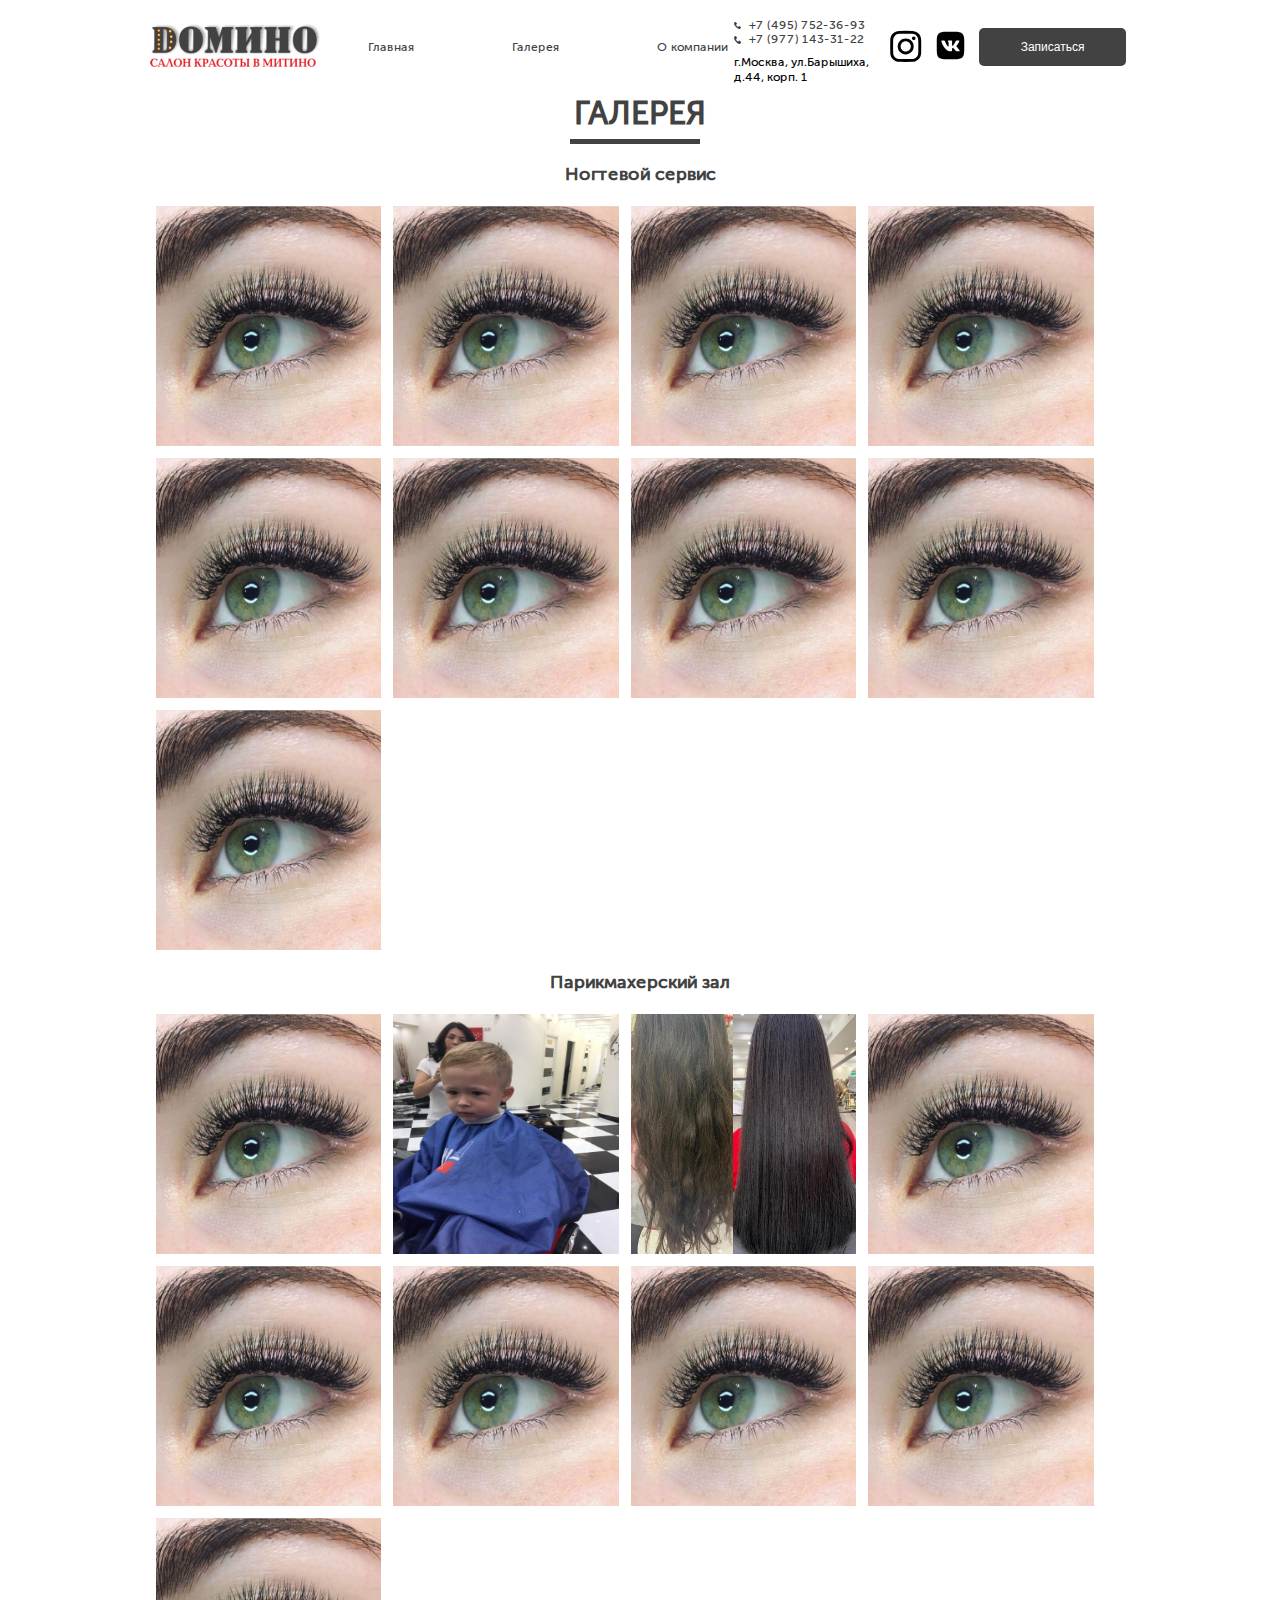
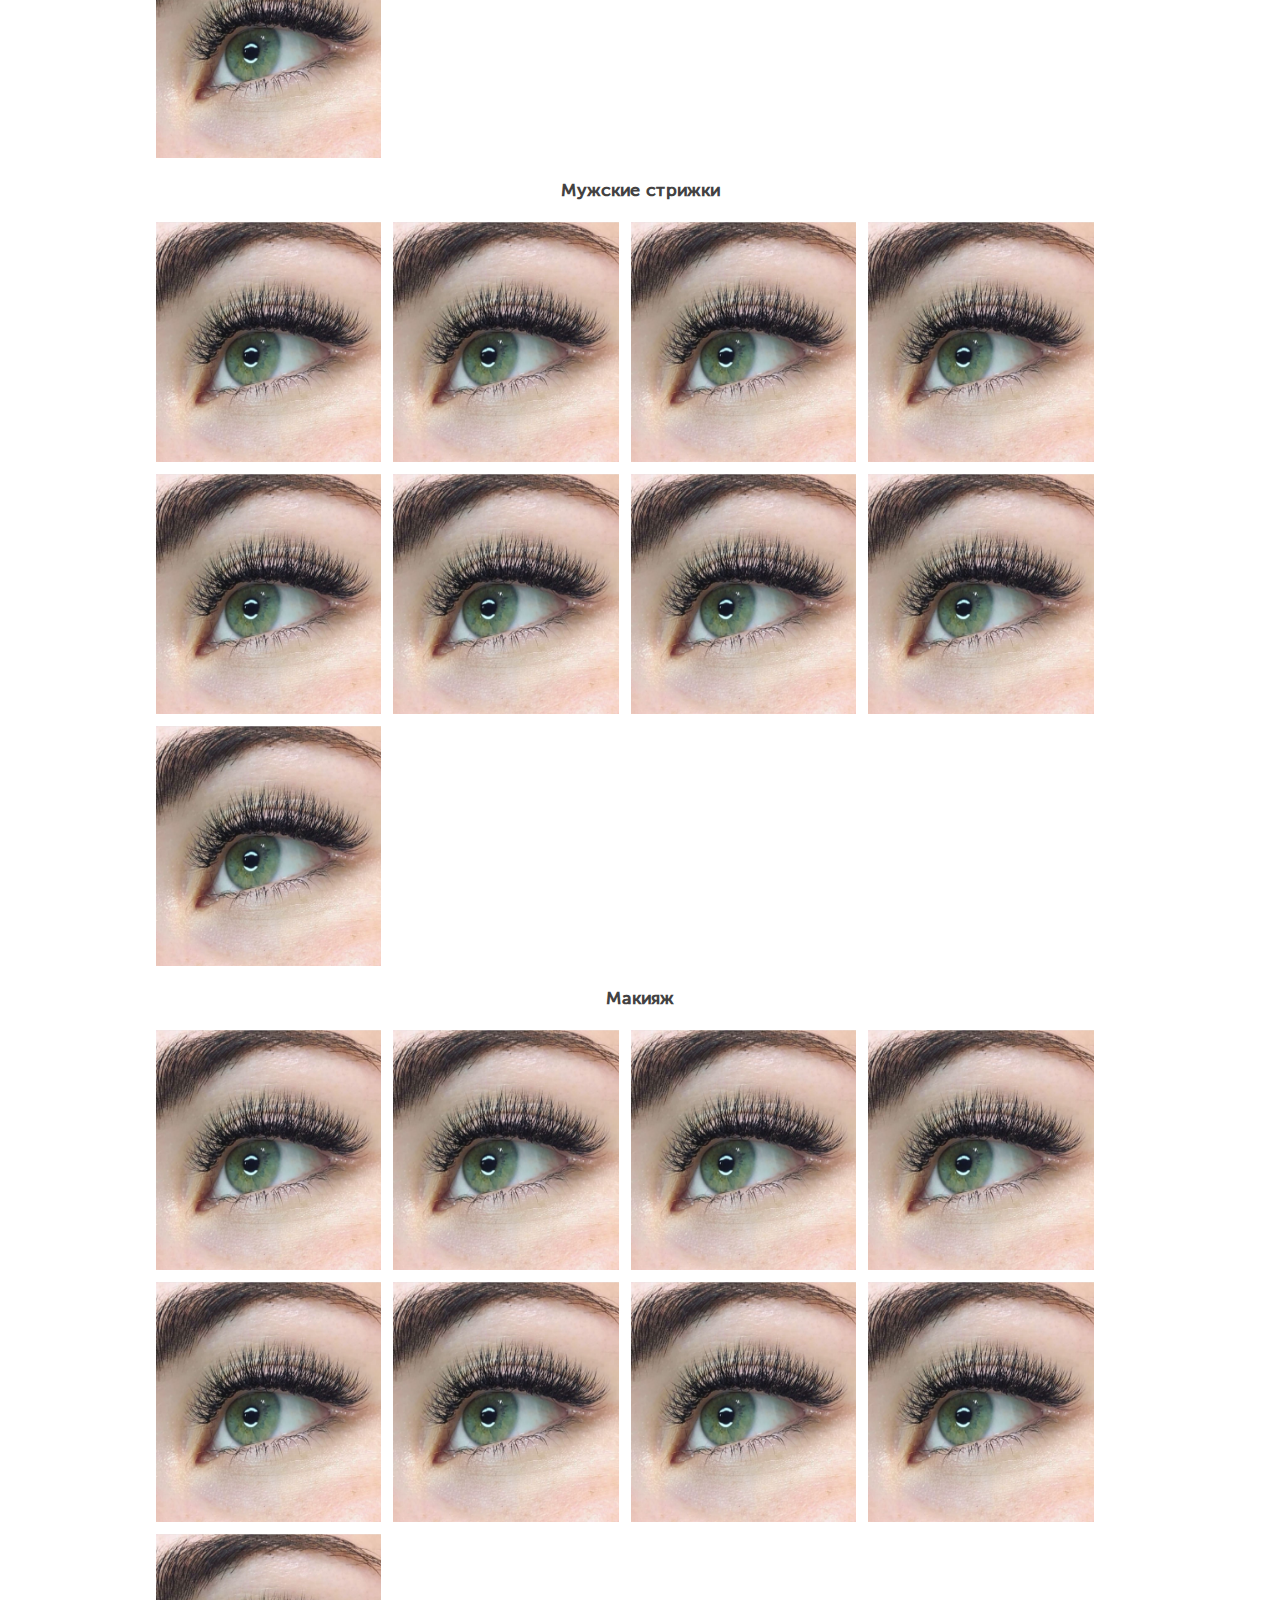
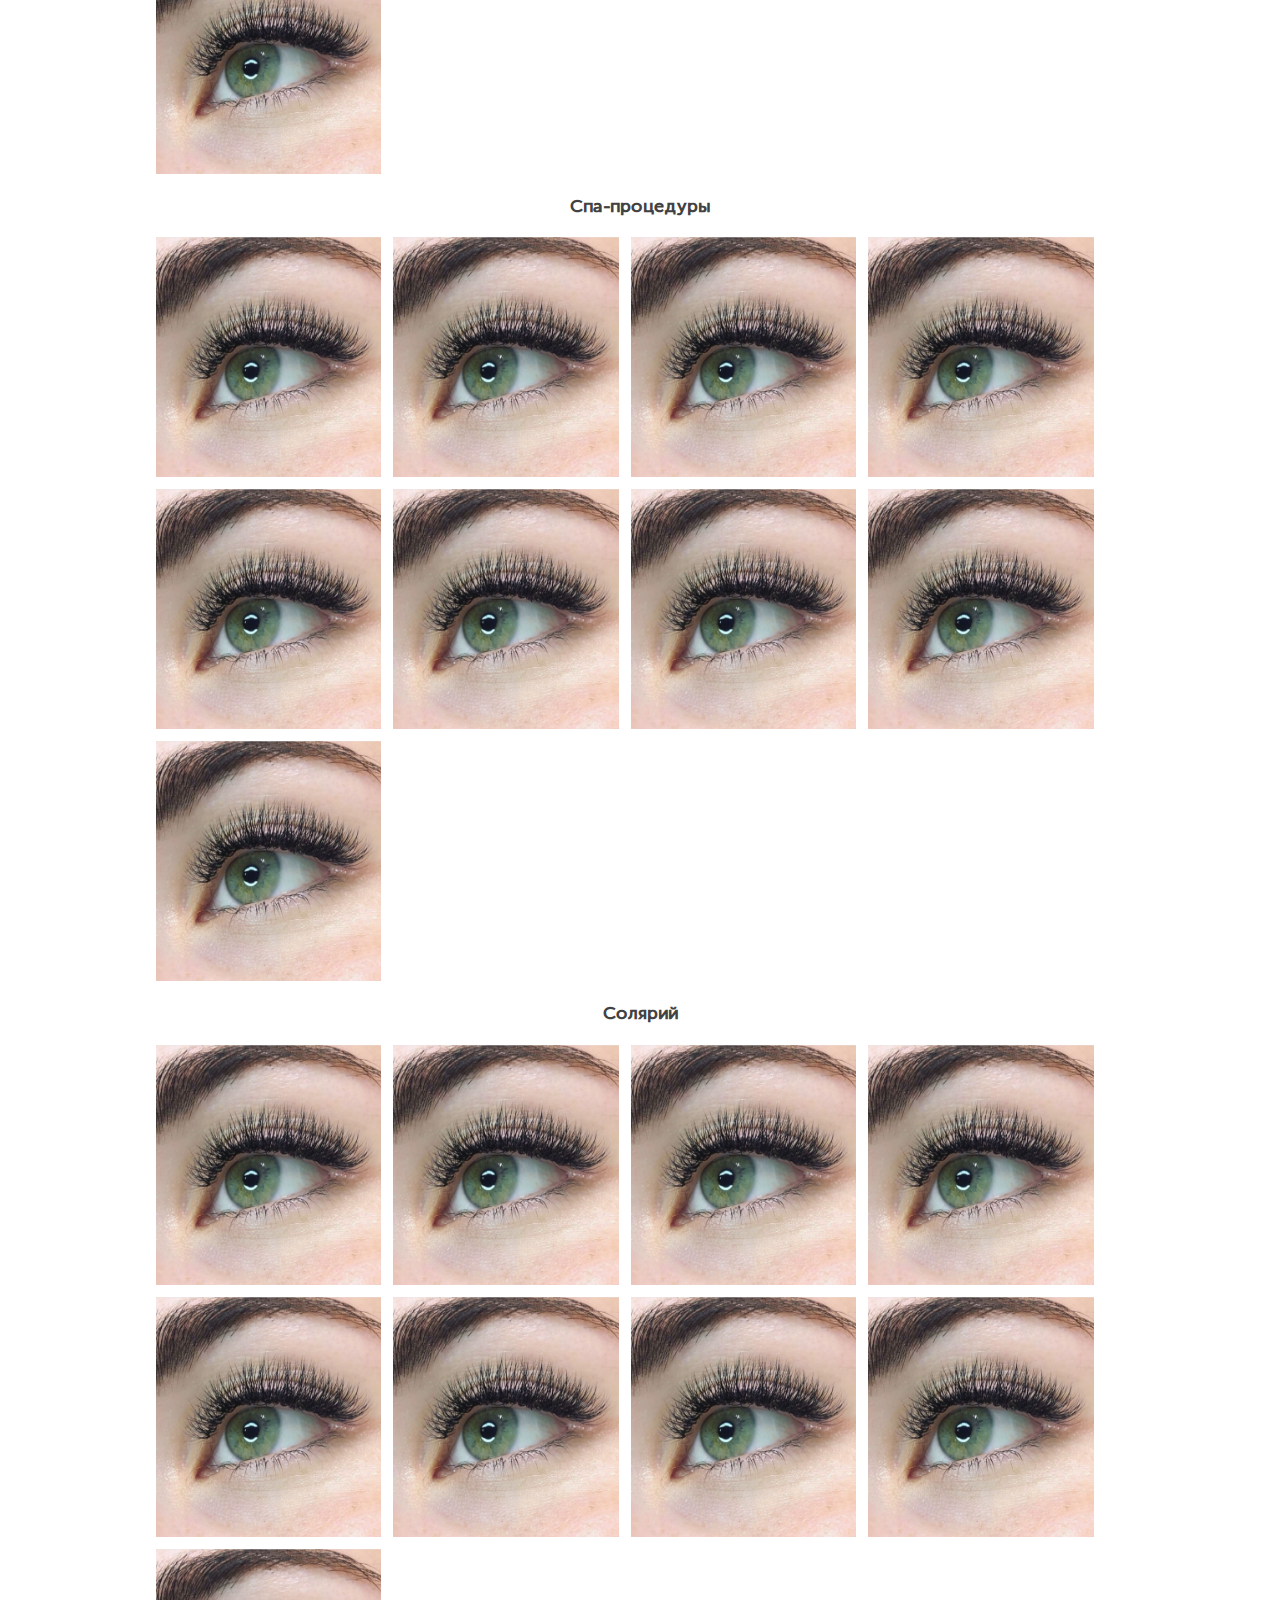
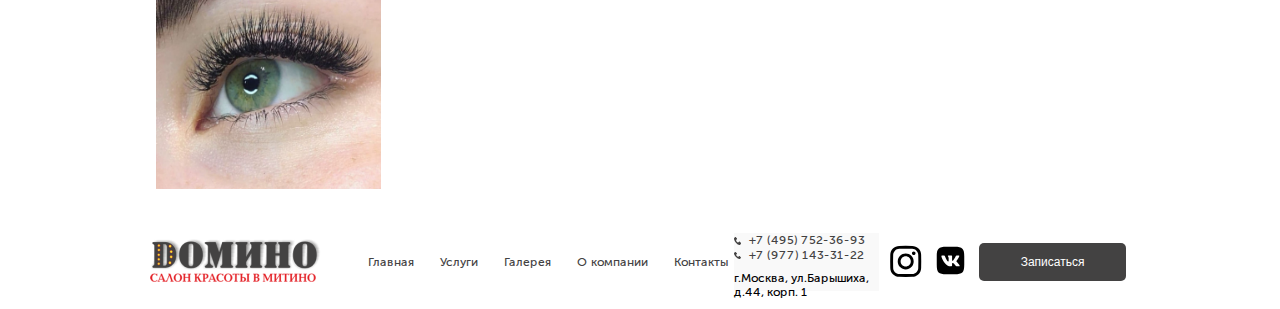
<file: gallery.html>
<!DOCTYPE html>
<html lang="ru">
<head>
  <meta charset="UTF-8">
  <meta name="viewport" content="width=device-width, initial-scale=1.0">
  <link rel="stylesheet" href="css/style.css">
  <link rel="stylesheet" href="https://unpkg.com/swiper/swiper-bundle.min.css">
  <title>ДОМИНО</title>
</head>
<body>
  <header class="header">
    <div class="container">
      <div class="header__menu">
        <a href="#" class="logo header__logo">
          <img src="img/header/Logo.png" alt="" class="logo-img header__logo-img">
        </a>
        <nav class="nav header__nav header__nav--margin-left">
        <ul class="list header__list">
          <li class="menu-item header__menu-item"><a href="index.html" class="header__menu-link">Главная</a></li>

          <li class="menu-item header__menu-item"><a href="gallery.html" class="header__menu-link">Галерея</a></li>
          <li class="menu-item header__menu-item"><a href="" class="header__menu-link">О компании</a></li>

        </ul>
        </nav>
        <div class="header__contact header__contact--margin-left">
          <a href="tel:+74957523693" class="phone header__phone header__phone--margin-bottom">
            <img src="img/header/phone.svg" class="phone-img" alt="">+7 (495) 752-36-93</a>
            <a href="tel:+79771433122" class="phone header__phone header__phone--margin-bottom">
              <img src="img/header/phone.svg" class="phone-img" alt="">+7 (977) 143-31-22</a>
          <span class="adress header__adress header__adress--margin-top">г.Москва, ул.Барышиха, д.44, корп. 1</span>
        </div>
        <div class="header__social-box">
          <a href="https://www.instagram.com/salon_domino_mitino/" class="social header__social"><img src="img/insta.svg" alt="" class="mobile-disabled  social-img"></a>
          <a href="https://vk.com/id456160867" class="social header__social"><img src="img/vk.svg" alt="" class="mobile-disabled  social-img"></a>
          <button class="button header__button mobile-disabled button--primary js-modal">Записаться</button>
          <button id="show" class="bm button header__button button--primary" >МЕНЮ</button> 
        </div>
      </div>
    </div>
  </header>
  <main>
    <section class="gallery__block">
      <h1 class="title gallery__title">Галерея</h1>
      <div class="container">
        <div class="photo">
          <h2 class="photo__title">Ногтевой сервис</h2>
          <div class="photo__box">
            <div class="photo__box-img">
              <img src="img/gallery/g-3.jpg" alt="">
            </div>
            <div class="photo__box-img">
              <img src="img/gallery/g-3.jpg" alt="">
            </div>
            <div class="photo__box-img">
              <img src="img/gallery/g-3.jpg" alt="">
            </div>
            <div class="photo__box-img">
              <img src="img/gallery/g-3.jpg" alt="">
            </div>
            <div class="photo__box-img">
              <img src="img/gallery/g-3.jpg" alt="">
            </div>
            <div class="photo__box-img">
              <img src="img/gallery/g-3.jpg" alt="">
            </div>
            <div class="photo__box-img">
              <img src="img/gallery/g-3.jpg" alt="">
            </div>
            <div class="photo__box-img">
              <img src="img/gallery/g-3.jpg" alt="">
            </div>
            <div class="photo__box-img">
              <img src="img/gallery/g-3.jpg" alt="">
            </div>
          </div>
        </div>
        <div class="photo">
          <h2 class="photo__title">Парикмахерский зал</h2>
          <div class="photo__box">
            <div class="photo__box-img">
              <img src="img/gallery/g-3.jpg" alt="">
            </div>
            <div class="photo__box-img">
              <img src="img/gallery/g-1.jpg" alt="">
            </div>
            <div class="photo__box-img">
              <img src="img/gallery/g-5.jpeg" alt="">
            </div>
            <div class="photo__box-img">
              <img src="img/gallery/g-3.jpg" alt="">
            </div>
            <div class="photo__box-img">
              <img src="img/gallery/g-3.jpg" alt="">
            </div>
            <div class="photo__box-img">
              <img src="img/gallery/g-3.jpg" alt="">
            </div>
            <div class="photo__box-img">
              <img src="img/gallery/g-3.jpg" alt="">
            </div>
            <div class="photo__box-img">
              <img src="img/gallery/g-3.jpg" alt="">
            </div>
            <div class="photo__box-img">
              <img src="img/gallery/g-3.jpg" alt="">
            </div>
          </div>
        </div>
        <div class="photo">
          <h2 class="photo__title">Мужские стрижки</h2>
          <div class="photo__box">
            <div class="photo__box-img">
              <img src="img/gallery/g-3.jpg" alt="">
            </div>
            <div class="photo__box-img">
              <img src="img/gallery/g-3.jpg" alt="">
            </div>
            <div class="photo__box-img">
              <img src="img/gallery/g-3.jpg" alt="">
            </div>
            <div class="photo__box-img">
              <img src="img/gallery/g-3.jpg" alt="">
            </div>
            <div class="photo__box-img">
              <img src="img/gallery/g-3.jpg" alt="">
            </div>
            <div class="photo__box-img">
              <img src="img/gallery/g-3.jpg" alt="">
            </div>
            <div class="photo__box-img">
              <img src="img/gallery/g-3.jpg" alt="">
            </div>
            <div class="photo__box-img">
              <img src="img/gallery/g-3.jpg" alt="">
            </div>
            <div class="photo__box-img">
              <img src="img/gallery/g-3.jpg" alt="">
            </div>
          </div>
        </div>
        <div class="photo">
          <h2 class="photo__title">Макияж</h2>
          <div class="photo__box">
            <div class="photo__box-img">
              <img src="img/gallery/g-3.jpg" alt="">
            </div>
            <div class="photo__box-img">
              <img src="img/gallery/g-3.jpg" alt="">
            </div>
            <div class="photo__box-img">
              <img src="img/gallery/g-3.jpg" alt="">
            </div>
            <div class="photo__box-img">
              <img src="img/gallery/g-3.jpg" alt="">
            </div>
            <div class="photo__box-img">
              <img src="img/gallery/g-3.jpg" alt="">
            </div>
            <div class="photo__box-img">
              <img src="img/gallery/g-3.jpg" alt="">
            </div>
            <div class="photo__box-img">
              <img src="img/gallery/g-3.jpg" alt="">
            </div>
            <div class="photo__box-img">
              <img src="img/gallery/g-3.jpg" alt="">
            </div>
            <div class="photo__box-img">
              <img src="img/gallery/g-3.jpg" alt="">
            </div>
          </div>
        </div>
        <div class="photo">
          <h2 class="photo__title">Спа-процедуры</h2>
          <div class="photo__box">
            <div class="photo__box-img">
              <img src="img/gallery/g-3.jpg" alt="">
            </div>
            <div class="photo__box-img">
              <img src="img/gallery/g-3.jpg" alt="">
            </div>
            <div class="photo__box-img">
              <img src="img/gallery/g-3.jpg" alt="">
            </div>
            <div class="photo__box-img">
              <img src="img/gallery/g-3.jpg" alt="">
            </div>
            <div class="photo__box-img">
              <img src="img/gallery/g-3.jpg" alt="">
            </div>
            <div class="photo__box-img">
              <img src="img/gallery/g-3.jpg" alt="">
            </div>
            <div class="photo__box-img">
              <img src="img/gallery/g-3.jpg" alt="">
            </div>
            <div class="photo__box-img">
              <img src="img/gallery/g-3.jpg" alt="">
            </div>
            <div class="photo__box-img">
              <img src="img/gallery/g-3.jpg" alt="">
            </div>
          </div>
        </div>
        <div class="photo">
          <h2 class="photo__title">Солярий</h2>
          <div class="photo__box">
            <div class="photo__box-img">
              <img src="img/gallery/g-3.jpg" alt="">
            </div>
            <div class="photo__box-img">
              <img src="img/gallery/g-3.jpg" alt="">
            </div>
            <div class="photo__box-img">
              <img src="img/gallery/g-3.jpg" alt="">
            </div>
            <div class="photo__box-img">
              <img src="img/gallery/g-3.jpg" alt="">
            </div>
            <div class="photo__box-img">
              <img src="img/gallery/g-3.jpg" alt="">
            </div>
            <div class="photo__box-img">
              <img src="img/gallery/g-3.jpg" alt="">
            </div>
            <div class="photo__box-img">
              <img src="img/gallery/g-3.jpg" alt="">
            </div>
            <div class="photo__box-img">
              <img src="img/gallery/g-3.jpg" alt="">
            </div>
            <div class="photo__box-img">
              <img src="img/gallery/g-3.jpg" alt="">
            </div>
          </div>
        </div>
      </div>
    </section>
  </main>
  <footer class="footer">
    <div class="container">
    <div class="header__menu">
      <a href="#" class="logo header__logo">
        <img src="img/header/Logo.png" alt="" class="logo-img header__logo-img">
      </a>
      <nav class="nav header__nav header__nav--margin-left">
      <ul class="list header__list">
        <li class="menu-item header__menu-item"><a href="index.html" class="header__menu-link">Главная</a></li>
        <li class="menu-item header__menu-item"><a href="#services" class="header__menu-link">Услуги</a></li>
        <li class="menu-item header__menu-item"><a href="" class="header__menu-link">Галерея</a></li>
        <li class="menu-item header__menu-item"><a href="" class="header__menu-link">О компании</a></li>
        <li class="menu-item header__menu-item"><a href="#contact" class="header__menu-link">Контакты</a></li>
      </ul>
      </nav>
      <div class="contact  header__contact header__contact--margin-left">
        <a href="tel:+74957523693" class="phone header__phone header__phone--margin-bottom">
          <img src="img/header/phone.svg" class="phone-img" alt="">+7 (495) 752-36-93</a>
          <a href="tel:+79771433122" class="phone header__phone header__phone--margin-bottom">
            <img src="img/header/phone.svg" class="phone-img" alt="">+7 (977) 143-31-22</a>
        <span class="adress header__adress header__adress--margin-top">г.Москва, ул.Барышиха, д.44, корп. 1</span>
      </div>
      <div class="header__social-box">
        <a href="https://www.instagram.com/salon_domino_mitino/" class="social header__social"><img src="img/insta.svg" alt="" class="mobile-disabled  social-img"></a>
        <a href="https://vk.com/id456160867" class="social header__social"><img src="img/vk.svg" alt="" class="mobile-disabled  social-img"></a>
        <button class="button header__button button--primary js-modal ">Записаться</button> 
      </div>
    </div>
    </div>
  </footer>
  <div id="nav" class="navigation">
    <div class="navigation__inner">
      <ul class="menu__ul">
        <li class="menu__link"><a href="index.html" class="menu__href">Главная</a></li>
        <li class="menu__link"><a href="gallery.html"  class="menu__href">Галерея</a></li>
        <li class="menu__link"><a href="#"  class="menu__href">О компании</a></li>
        <a href="https://www.instagram.com/salon_domino_mitino/" class="social-burger">Инстаграмм</a>
        <a href="https://vk.com/id456160867" class="social-burger">Вконтакте</a>
      </ul>
      <button class="button button--silver btnburger">Закрыть</button>


    </div>
  </div>
  <div class="modal">
    <div class="modal__dialog">
      <button class="popup-close"></button>
      <h2 class="title modal__title">Оставьте заявку</h2>
      <form action="send.php" class="form modal__form">
        <div class="modal__input-box">
          <input class="modal__input" name="userName" type="text" placeholder="Ваше имя">
        </div>
        <div class="modal__input-box">
          <input class="modal__input" name="userPhone" type="tel" placeholder="Ваш номер телефона">
        </div>
        <button class="modal__button">Отправить</button>
        <p class="consent modal__consent">Нажимая на кнопку вы даете согласие на обработку персональных данных</p>
      </form>
    </div>
  </div>
  <div class="thank">
    <div class="thank__dialog">
      <p class="thank-info">
        Свяжемся в течении 15 минут
      </p>
    </div>
  </div>
  <script src="js/jq.js"></script>
  <script src="js/jquery.validate.min.js"></script>
  <script src="js/jquery.mask.min.js"></script>
  <script src="js/swip.js"></script>
  <script src="js/script.js"></script>
</body>
</html>
</file>
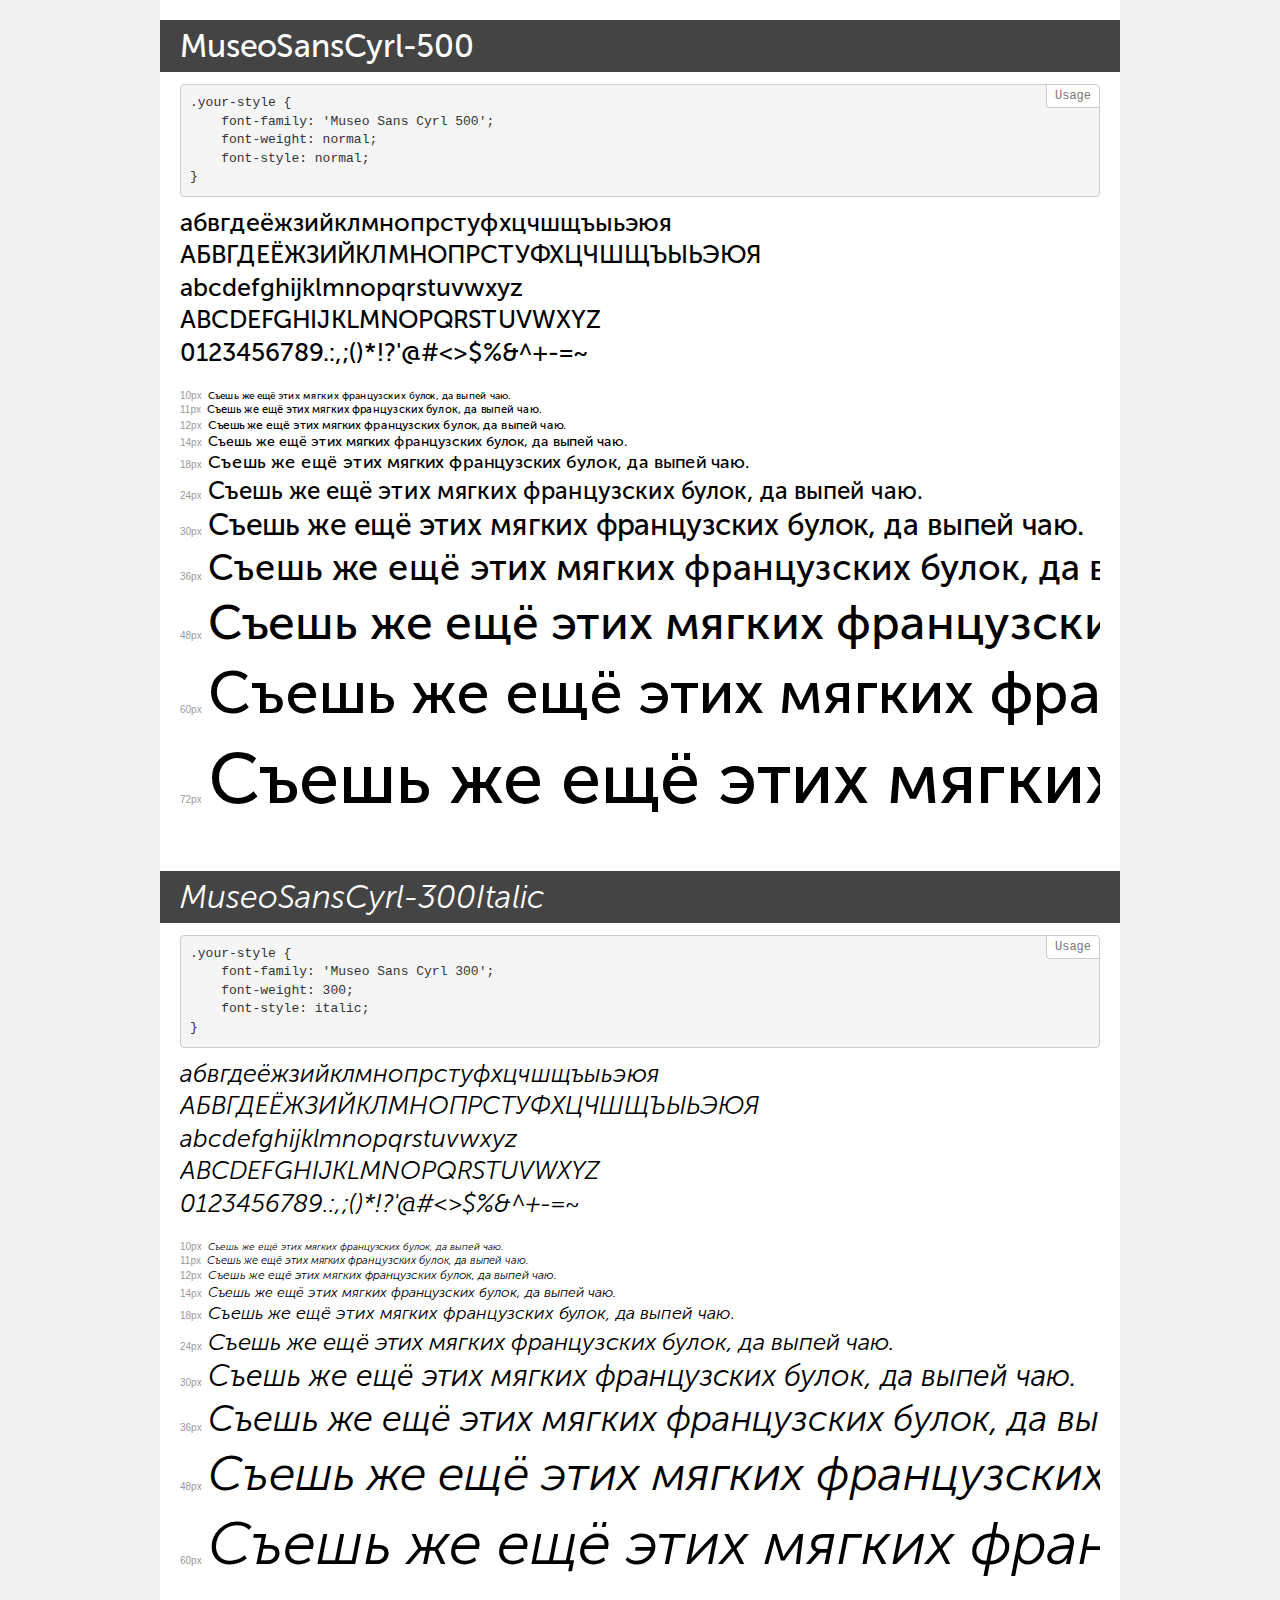
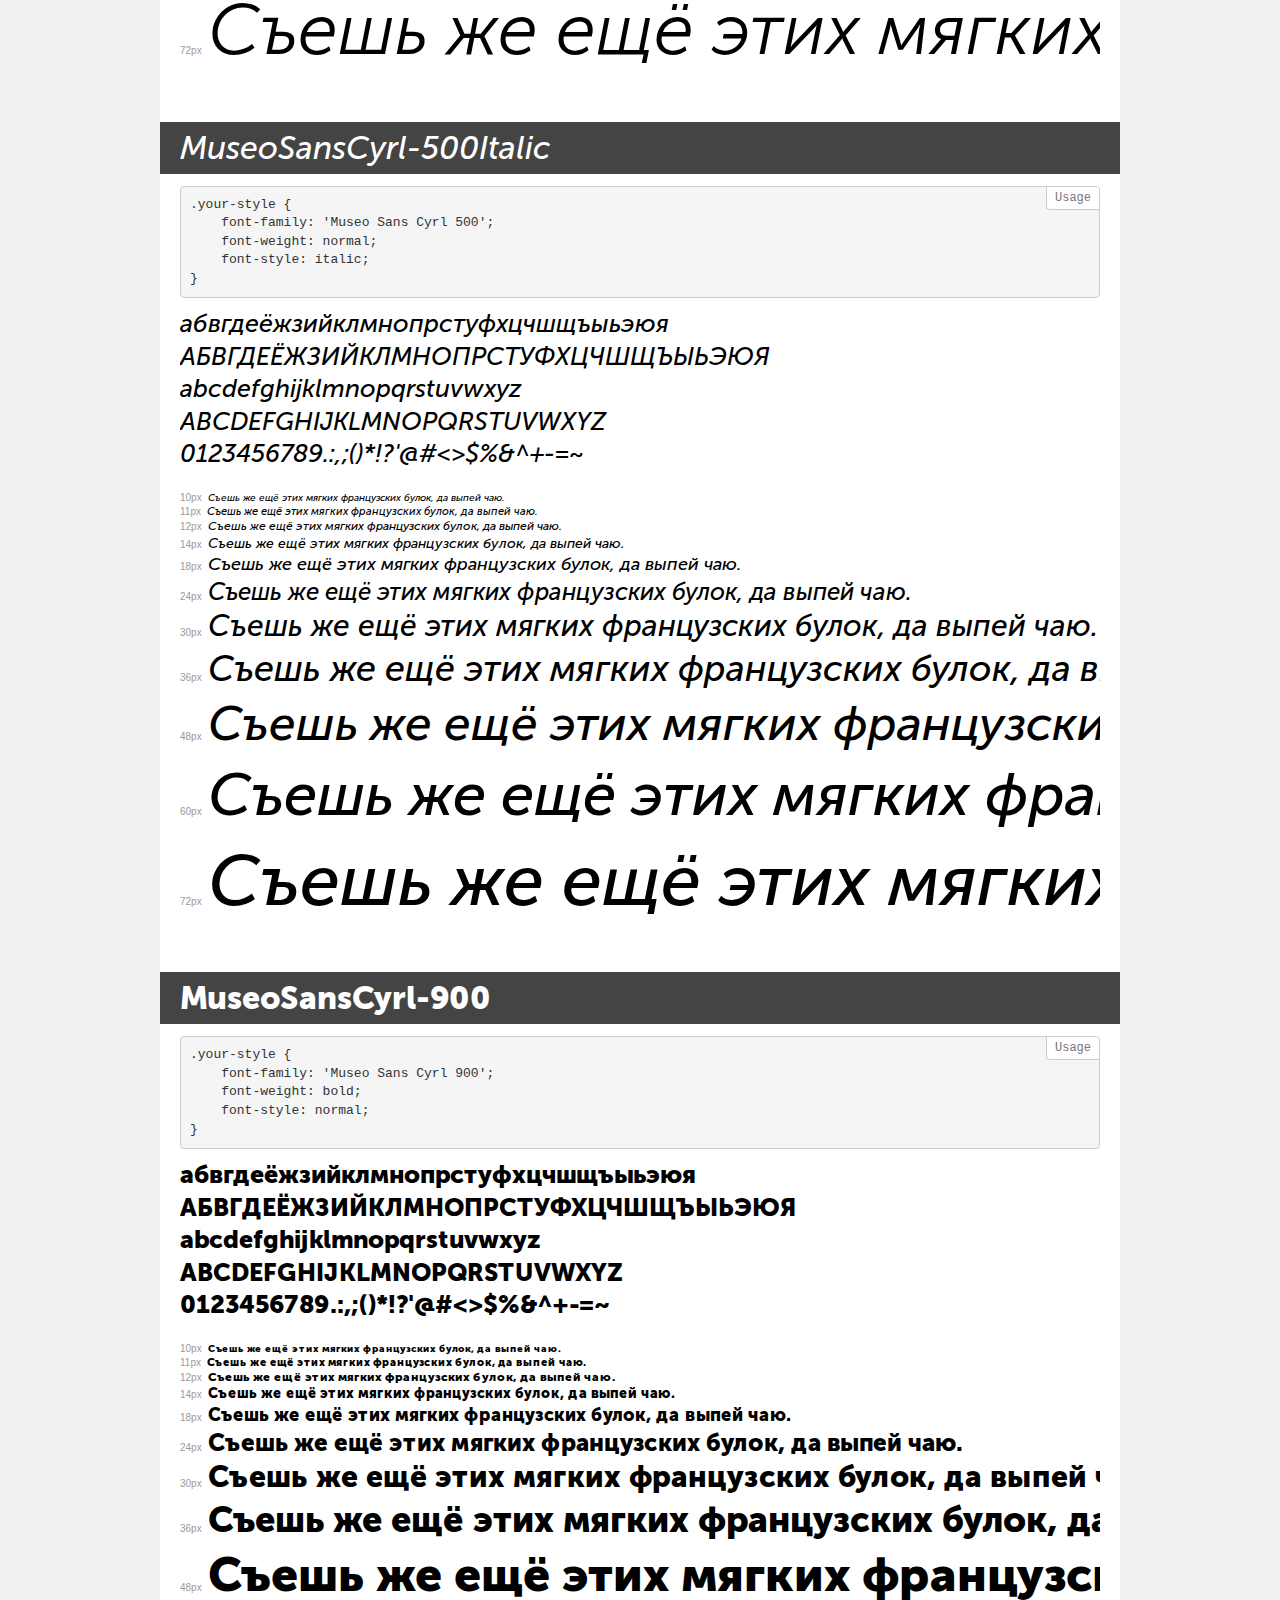
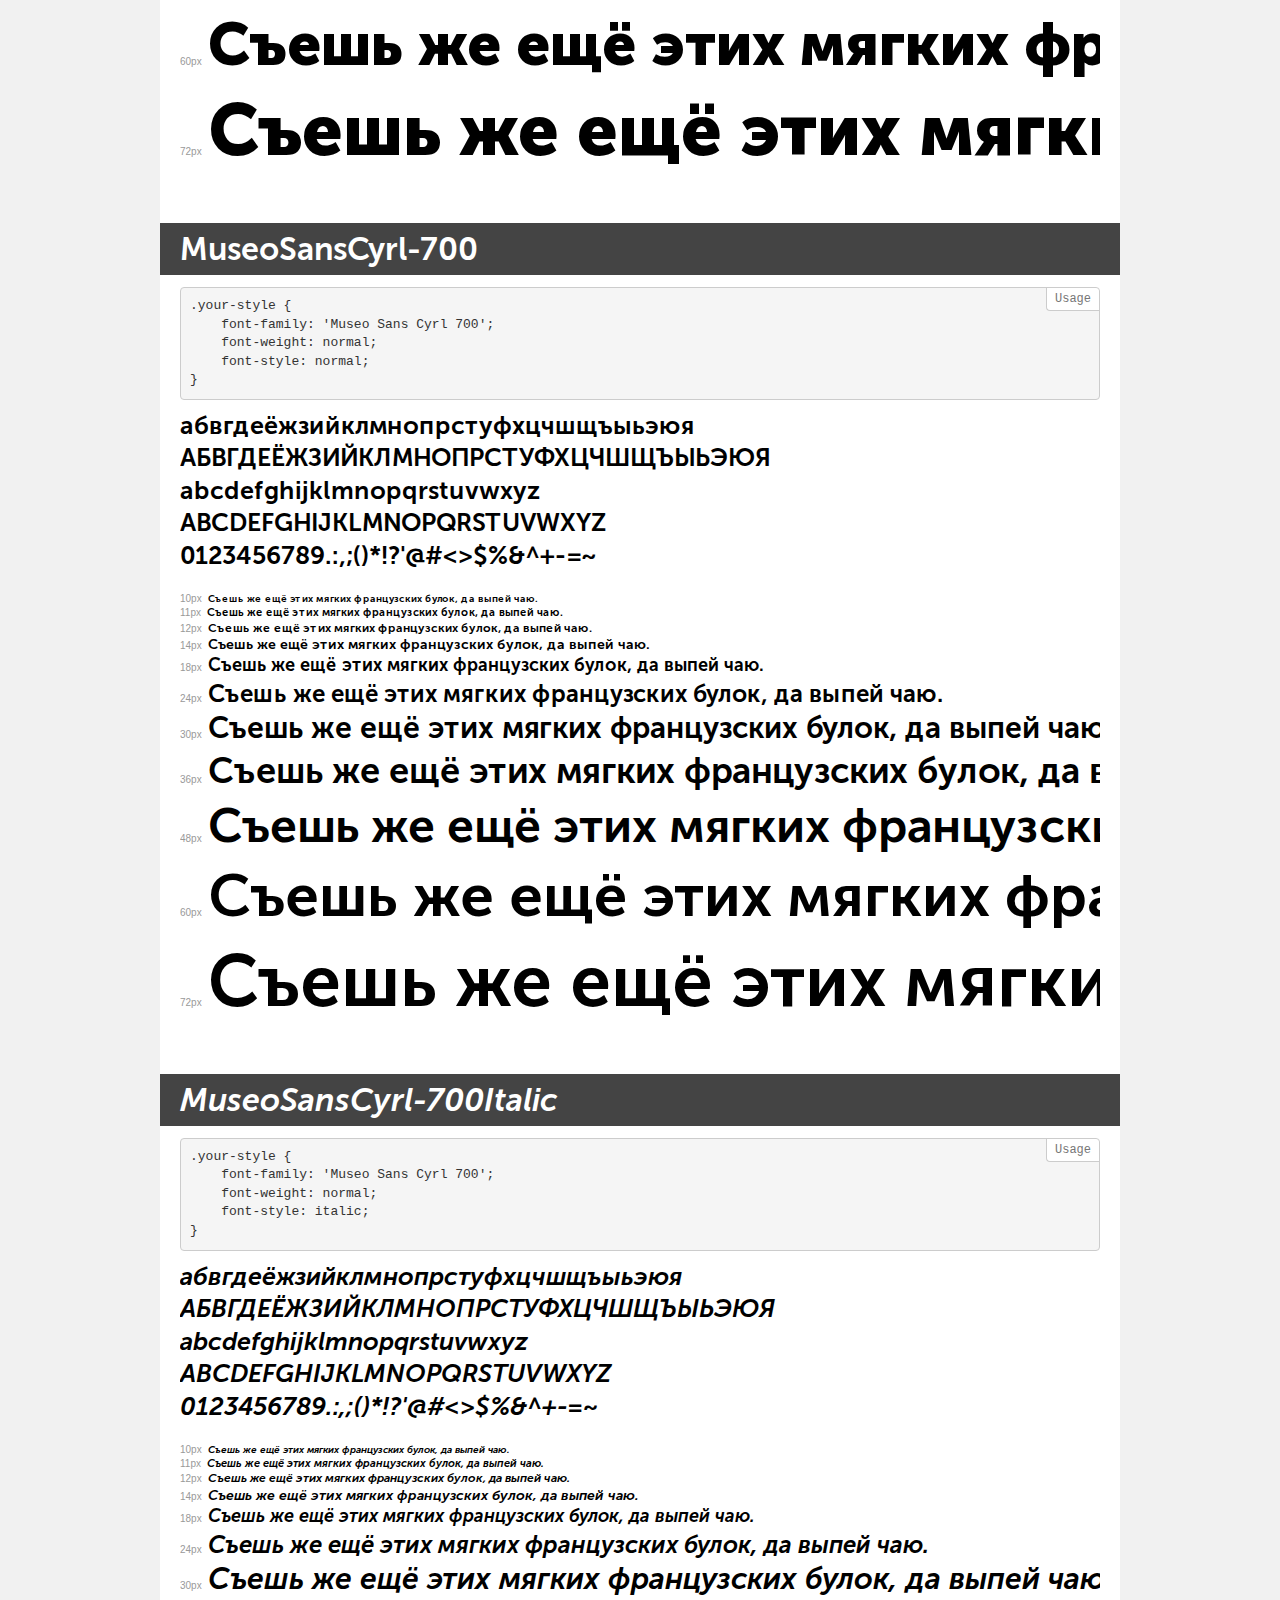
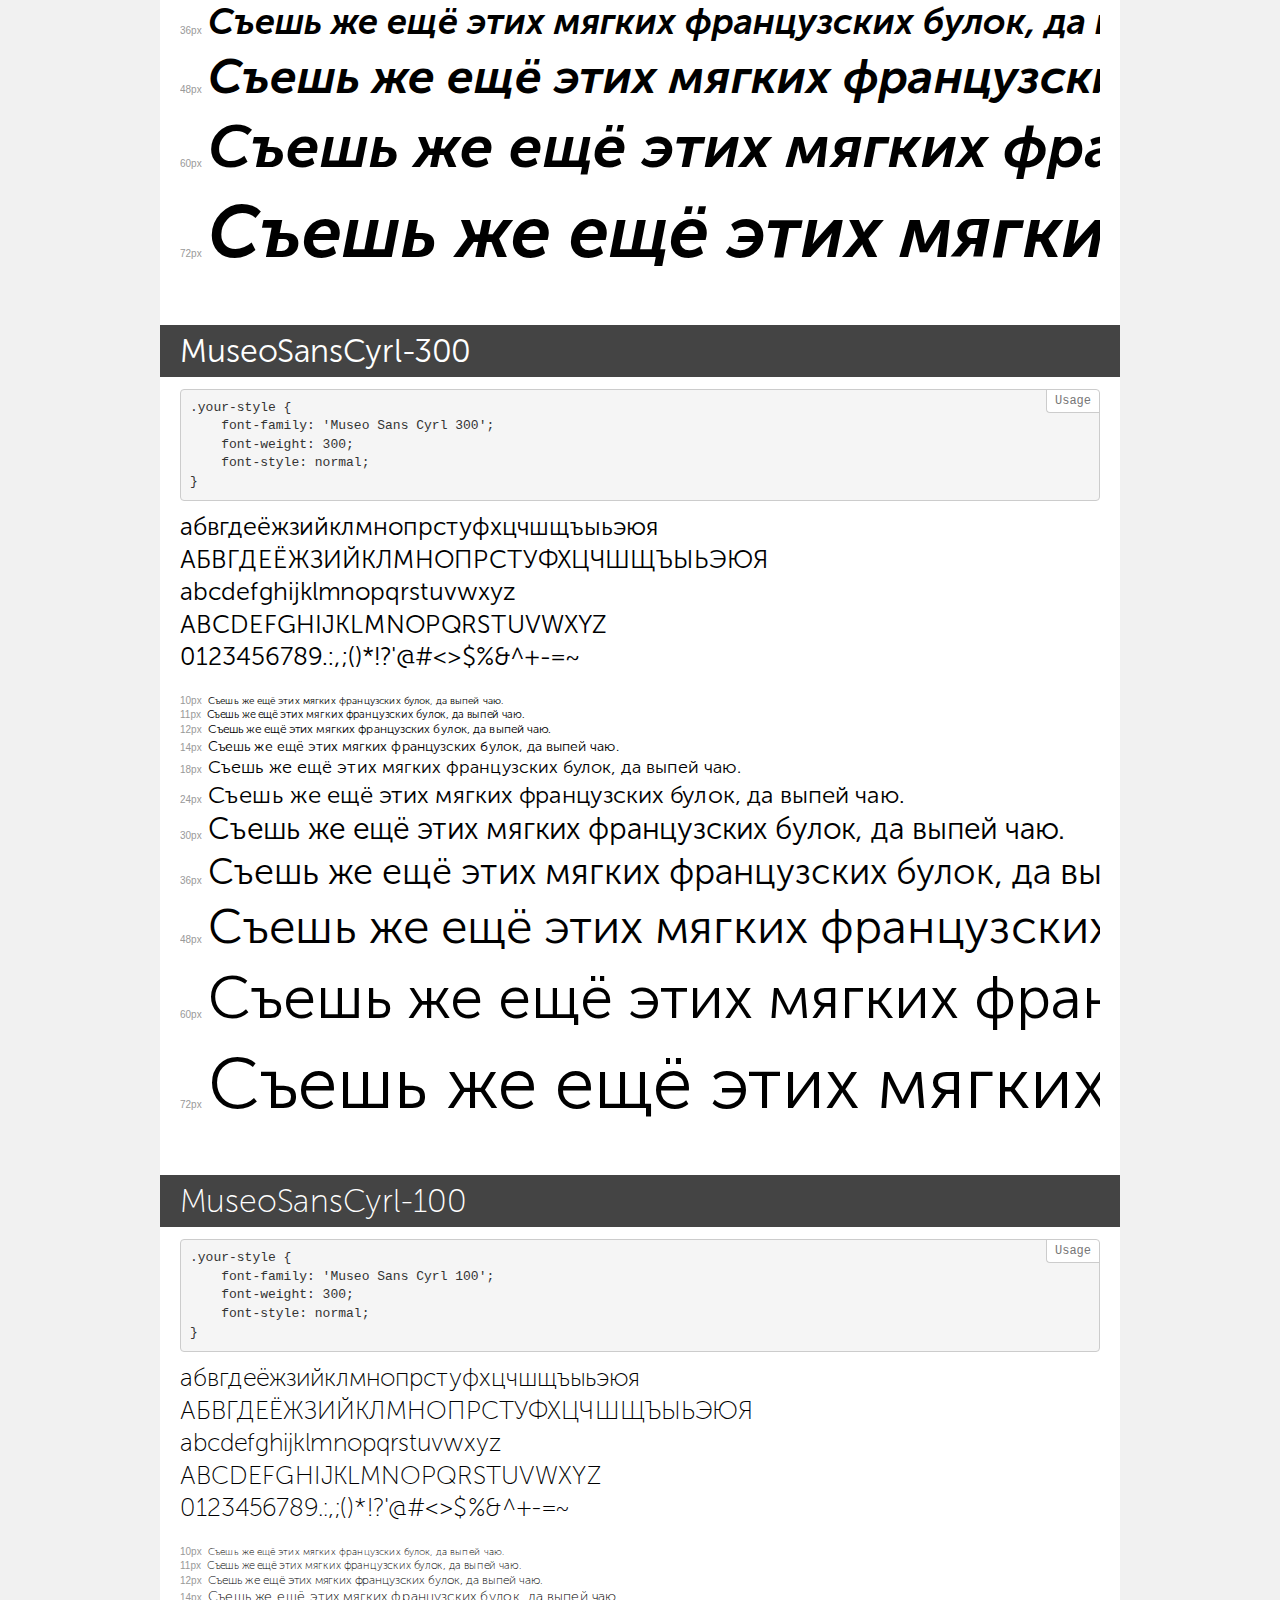
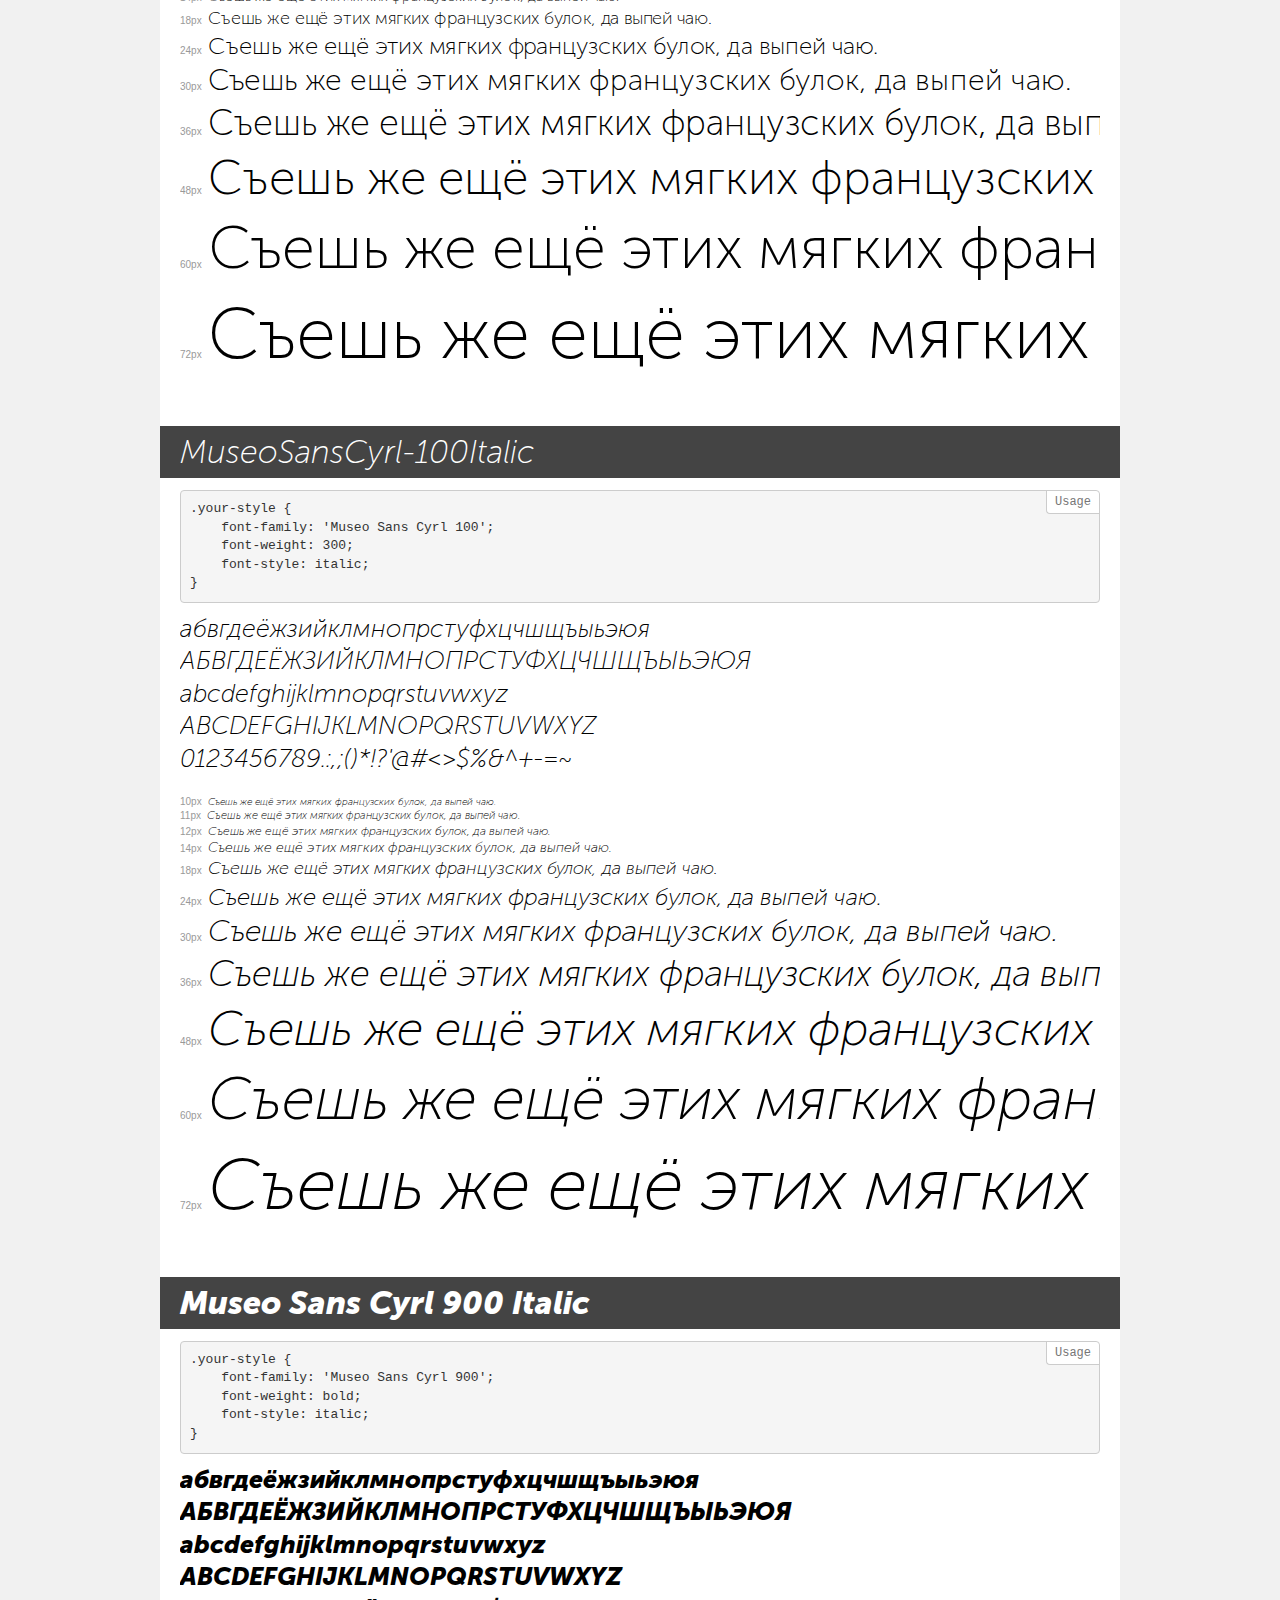
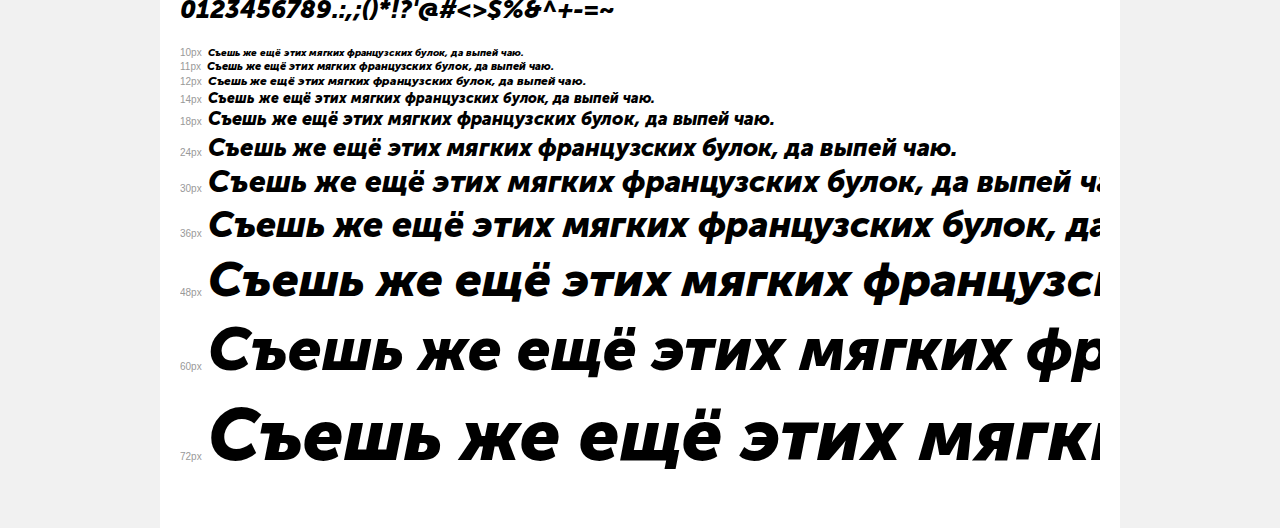
<file: fonts/MuseoSans/demo.html>
<!DOCTYPE html>
<html>
<head>
	<meta charset="utf-8">
	<meta http-equiv="X-UA-Compatible" content="IE=edge">
	<meta name="viewport" content="width=device-width, initial-scale=1">
	<meta name="robots" content="noindex, noarchive">
	<title>Transfonter demo</title>
	<link href="stylesheet.css" rel="stylesheet">
	<style>
		/*
		http://meyerweb.com/eric/tools/css/reset/
		v2.0 | 20110126
		License: none (public domain)
		*/
		html, body, div, span, applet, object, iframe,
		h1, h2, h3, h4, h5, h6, p, blockquote, pre,
		a, abbr, acronym, address, big, cite, code,
		del, dfn, em, img, ins, kbd, q, s, samp,
		small, strike, strong, sub, sup, tt, var,
		b, u, i, center,
		dl, dt, dd, ol, ul, li,
		fieldset, form, label, legend,
		table, caption, tbody, tfoot, thead, tr, th, td,
		article, aside, canvas, details, embed,
		figure, figcaption, footer, header, hgroup,
		menu, nav, output, ruby, section, summary,
		time, mark, audio, video {
			margin: 0;
			padding: 0;
			border: 0;
			font-size: 100%;
			font: inherit;
			vertical-align: baseline;
		}
		/* HTML5 display-role reset for older browsers */
		article, aside, details, figcaption, figure,
		footer, header, hgroup, menu, nav, section {
			display: block;
		}
		body {
			line-height: 1;
		}
		ol, ul {
			list-style: none;
		}
		blockquote, q {
			quotes: none;
		}
		blockquote:before, blockquote:after,
		q:before, q:after {
			content: '';
			content: none;
		}
		table {
			border-collapse: collapse;
			border-spacing: 0;
		}
		/* common styles */
		body {
			background: #f1f1f1;
			color: #000;
		}
		.page {
			background: #fff;
			width: 920px;
			margin: 0 auto;
			padding: 20px 20px 0 20px;
			overflow: hidden;
		}
		.font-container {
			overflow-x: auto;
			overflow-y: hidden;
			margin-bottom: 40px;
			line-height: 1.3;
			white-space: nowrap;
			padding-bottom: 5px;
		}
		h1 {
			position: relative;
			background: #444;
			font-size: 32px;
			color: #fff;
			padding: 10px 20px;
			margin: 0 -20px 12px -20px;
		}
		.letters {
			font-size: 25px;
			margin-bottom: 20px;
		}
		.s10:before {
			content: '10px';
		}
		.s11:before {
			content: '11px';
		}
		.s12:before {
			content: '12px';
		}
		.s14:before {
			content: '14px';
		}
		.s18:before {
			content: '18px';
		}
		.s24:before {
			content: '24px';
		}
		.s30:before {
			content: '30px';
		}
		.s36:before {
			content: '36px';
		}
		.s48:before {
			content: '48px';
		}
		.s60:before {
			content: '60px';
		}
		.s72:before {
			content: '72px';
		}
		.s10:before, .s11:before, .s12:before, .s14:before,
		.s18:before, .s24:before, .s30:before, .s36:before,
		.s48:before, .s60:before, .s72:before {
			font-family: Arial, sans-serif;
			font-size: 10px;
			font-weight: normal;
			font-style: normal;
			color: #999;
			padding-right: 6px;
		}
		pre {
			display: block;
			position: relative;
			padding: 9px;
			margin: 0 0 10px;
			font-family: Monaco, Menlo, Consolas, "Courier New", monospace !important;
			font-size: 13px;
			line-height: 1.428571429;
			color: #333;
			font-weight: normal !important;
			font-style: normal !important;
			background-color: #f5f5f5;
			border: 1px solid #ccc;
			overflow-x: auto;
			border-radius: 4px;
		}
		pre:after {
			display: block;
			position: absolute;
			right: 0;
			top: 0;
			content: 'Usage';
			line-height: 1;
			padding: 5px 8px;
			font-size: 12px;
			color: #767676;
			background-color: #fff;
			border: 1px solid #ccc;
			border-right: none;
			border-top: none;
			border-radius: 0 4px 0 4px;
			z-index: 10;
		}
		/* responsive */
		@media (max-width: 959px) {
			.page {
				width: auto;
				margin: 0;
			}
		}
	</style>
</head>
<body>
<div class="page">
	<div class="demo" style="font-family: 'Museo Sans Cyrl 500'; font-weight: normal; font-style: normal;">
		<h1>MuseoSansCyrl-500</h1>
		<pre>.your-style {
    font-family: 'Museo Sans Cyrl 500';
    font-weight: normal;
    font-style: normal;
}</pre>
		<div class="font-container">
			<p class="letters">
				абвгдеёжзийклмнопрстуфхцчшщъыьэюя <br />
				АБВГДЕЁЖЗИЙКЛМНОПРСТУФХЦЧШЩЪЫЬЭЮЯ <br />
				abcdefghijklmnopqrstuvwxyz <br />
				ABCDEFGHIJKLMNOPQRSTUVWXYZ <br />				0123456789.:,;()*!?'@#<>$%&^+-=~
			</p>
			<p class="s10" style="font-size: 10px;">Съешь же ещё этих мягких французских булок, да выпей чаю.</p>
			<p class="s11" style="font-size: 11px;">Съешь же ещё этих мягких французских булок, да выпей чаю.</p>
			<p class="s12" style="font-size: 12px;">Съешь же ещё этих мягких французских булок, да выпей чаю.</p>
			<p class="s14" style="font-size: 14px;">Съешь же ещё этих мягких французских булок, да выпей чаю.</p>
			<p class="s18" style="font-size: 18px;">Съешь же ещё этих мягких французских булок, да выпей чаю.</p>
			<p class="s24" style="font-size: 24px;">Съешь же ещё этих мягких французских булок, да выпей чаю.</p>
			<p class="s30" style="font-size: 30px;">Съешь же ещё этих мягких французских булок, да выпей чаю.</p>
			<p class="s36" style="font-size: 36px;">Съешь же ещё этих мягких французских булок, да выпей чаю.</p>
			<p class="s48" style="font-size: 48px;">Съешь же ещё этих мягких французских булок, да выпей чаю.</p>
			<p class="s60" style="font-size: 60px;">Съешь же ещё этих мягких французских булок, да выпей чаю.</p>
			<p class="s72" style="font-size: 72px;">Съешь же ещё этих мягких французских булок, да выпей чаю.</p>
		</div>
	</div>
	<div class="demo" style="font-family: 'Museo Sans Cyrl 300'; font-weight: 300; font-style: italic;">
		<h1>MuseoSansCyrl-300Italic</h1>
		<pre>.your-style {
    font-family: 'Museo Sans Cyrl 300';
    font-weight: 300;
    font-style: italic;
}</pre>
		<div class="font-container">
			<p class="letters">
				абвгдеёжзийклмнопрстуфхцчшщъыьэюя <br />
				АБВГДЕЁЖЗИЙКЛМНОПРСТУФХЦЧШЩЪЫЬЭЮЯ <br />
				abcdefghijklmnopqrstuvwxyz <br />
				ABCDEFGHIJKLMNOPQRSTUVWXYZ <br />				0123456789.:,;()*!?'@#<>$%&^+-=~
			</p>
			<p class="s10" style="font-size: 10px;">Съешь же ещё этих мягких французских булок, да выпей чаю.</p>
			<p class="s11" style="font-size: 11px;">Съешь же ещё этих мягких французских булок, да выпей чаю.</p>
			<p class="s12" style="font-size: 12px;">Съешь же ещё этих мягких французских булок, да выпей чаю.</p>
			<p class="s14" style="font-size: 14px;">Съешь же ещё этих мягких французских булок, да выпей чаю.</p>
			<p class="s18" style="font-size: 18px;">Съешь же ещё этих мягких французских булок, да выпей чаю.</p>
			<p class="s24" style="font-size: 24px;">Съешь же ещё этих мягких французских булок, да выпей чаю.</p>
			<p class="s30" style="font-size: 30px;">Съешь же ещё этих мягких французских булок, да выпей чаю.</p>
			<p class="s36" style="font-size: 36px;">Съешь же ещё этих мягких французских булок, да выпей чаю.</p>
			<p class="s48" style="font-size: 48px;">Съешь же ещё этих мягких французских булок, да выпей чаю.</p>
			<p class="s60" style="font-size: 60px;">Съешь же ещё этих мягких французских булок, да выпей чаю.</p>
			<p class="s72" style="font-size: 72px;">Съешь же ещё этих мягких французских булок, да выпей чаю.</p>
		</div>
	</div>
	<div class="demo" style="font-family: 'Museo Sans Cyrl 500'; font-weight: normal; font-style: italic;">
		<h1>MuseoSansCyrl-500Italic</h1>
		<pre>.your-style {
    font-family: 'Museo Sans Cyrl 500';
    font-weight: normal;
    font-style: italic;
}</pre>
		<div class="font-container">
			<p class="letters">
				абвгдеёжзийклмнопрстуфхцчшщъыьэюя <br />
				АБВГДЕЁЖЗИЙКЛМНОПРСТУФХЦЧШЩЪЫЬЭЮЯ <br />
				abcdefghijklmnopqrstuvwxyz <br />
				ABCDEFGHIJKLMNOPQRSTUVWXYZ <br />				0123456789.:,;()*!?'@#<>$%&^+-=~
			</p>
			<p class="s10" style="font-size: 10px;">Съешь же ещё этих мягких французских булок, да выпей чаю.</p>
			<p class="s11" style="font-size: 11px;">Съешь же ещё этих мягких французских булок, да выпей чаю.</p>
			<p class="s12" style="font-size: 12px;">Съешь же ещё этих мягких французских булок, да выпей чаю.</p>
			<p class="s14" style="font-size: 14px;">Съешь же ещё этих мягких французских булок, да выпей чаю.</p>
			<p class="s18" style="font-size: 18px;">Съешь же ещё этих мягких французских булок, да выпей чаю.</p>
			<p class="s24" style="font-size: 24px;">Съешь же ещё этих мягких французских булок, да выпей чаю.</p>
			<p class="s30" style="font-size: 30px;">Съешь же ещё этих мягких французских булок, да выпей чаю.</p>
			<p class="s36" style="font-size: 36px;">Съешь же ещё этих мягких французских булок, да выпей чаю.</p>
			<p class="s48" style="font-size: 48px;">Съешь же ещё этих мягких французских булок, да выпей чаю.</p>
			<p class="s60" style="font-size: 60px;">Съешь же ещё этих мягких французских булок, да выпей чаю.</p>
			<p class="s72" style="font-size: 72px;">Съешь же ещё этих мягких французских булок, да выпей чаю.</p>
		</div>
	</div>
	<div class="demo" style="font-family: 'Museo Sans Cyrl 900'; font-weight: bold; font-style: normal;">
		<h1>MuseoSansCyrl-900</h1>
		<pre>.your-style {
    font-family: 'Museo Sans Cyrl 900';
    font-weight: bold;
    font-style: normal;
}</pre>
		<div class="font-container">
			<p class="letters">
				абвгдеёжзийклмнопрстуфхцчшщъыьэюя <br />
				АБВГДЕЁЖЗИЙКЛМНОПРСТУФХЦЧШЩЪЫЬЭЮЯ <br />
				abcdefghijklmnopqrstuvwxyz <br />
				ABCDEFGHIJKLMNOPQRSTUVWXYZ <br />				0123456789.:,;()*!?'@#<>$%&^+-=~
			</p>
			<p class="s10" style="font-size: 10px;">Съешь же ещё этих мягких французских булок, да выпей чаю.</p>
			<p class="s11" style="font-size: 11px;">Съешь же ещё этих мягких французских булок, да выпей чаю.</p>
			<p class="s12" style="font-size: 12px;">Съешь же ещё этих мягких французских булок, да выпей чаю.</p>
			<p class="s14" style="font-size: 14px;">Съешь же ещё этих мягких французских булок, да выпей чаю.</p>
			<p class="s18" style="font-size: 18px;">Съешь же ещё этих мягких французских булок, да выпей чаю.</p>
			<p class="s24" style="font-size: 24px;">Съешь же ещё этих мягких французских булок, да выпей чаю.</p>
			<p class="s30" style="font-size: 30px;">Съешь же ещё этих мягких французских булок, да выпей чаю.</p>
			<p class="s36" style="font-size: 36px;">Съешь же ещё этих мягких французских булок, да выпей чаю.</p>
			<p class="s48" style="font-size: 48px;">Съешь же ещё этих мягких французских булок, да выпей чаю.</p>
			<p class="s60" style="font-size: 60px;">Съешь же ещё этих мягких французских булок, да выпей чаю.</p>
			<p class="s72" style="font-size: 72px;">Съешь же ещё этих мягких французских булок, да выпей чаю.</p>
		</div>
	</div>
	<div class="demo" style="font-family: 'Museo Sans Cyrl 700'; font-weight: normal; font-style: normal;">
		<h1>MuseoSansCyrl-700</h1>
		<pre>.your-style {
    font-family: 'Museo Sans Cyrl 700';
    font-weight: normal;
    font-style: normal;
}</pre>
		<div class="font-container">
			<p class="letters">
				абвгдеёжзийклмнопрстуфхцчшщъыьэюя <br />
				АБВГДЕЁЖЗИЙКЛМНОПРСТУФХЦЧШЩЪЫЬЭЮЯ <br />
				abcdefghijklmnopqrstuvwxyz <br />
				ABCDEFGHIJKLMNOPQRSTUVWXYZ <br />				0123456789.:,;()*!?'@#<>$%&^+-=~
			</p>
			<p class="s10" style="font-size: 10px;">Съешь же ещё этих мягких французских булок, да выпей чаю.</p>
			<p class="s11" style="font-size: 11px;">Съешь же ещё этих мягких французских булок, да выпей чаю.</p>
			<p class="s12" style="font-size: 12px;">Съешь же ещё этих мягких французских булок, да выпей чаю.</p>
			<p class="s14" style="font-size: 14px;">Съешь же ещё этих мягких французских булок, да выпей чаю.</p>
			<p class="s18" style="font-size: 18px;">Съешь же ещё этих мягких французских булок, да выпей чаю.</p>
			<p class="s24" style="font-size: 24px;">Съешь же ещё этих мягких французских булок, да выпей чаю.</p>
			<p class="s30" style="font-size: 30px;">Съешь же ещё этих мягких французских булок, да выпей чаю.</p>
			<p class="s36" style="font-size: 36px;">Съешь же ещё этих мягких французских булок, да выпей чаю.</p>
			<p class="s48" style="font-size: 48px;">Съешь же ещё этих мягких французских булок, да выпей чаю.</p>
			<p class="s60" style="font-size: 60px;">Съешь же ещё этих мягких французских булок, да выпей чаю.</p>
			<p class="s72" style="font-size: 72px;">Съешь же ещё этих мягких французских булок, да выпей чаю.</p>
		</div>
	</div>
	<div class="demo" style="font-family: 'Museo Sans Cyrl 700'; font-weight: normal; font-style: italic;">
		<h1>MuseoSansCyrl-700Italic</h1>
		<pre>.your-style {
    font-family: 'Museo Sans Cyrl 700';
    font-weight: normal;
    font-style: italic;
}</pre>
		<div class="font-container">
			<p class="letters">
				абвгдеёжзийклмнопрстуфхцчшщъыьэюя <br />
				АБВГДЕЁЖЗИЙКЛМНОПРСТУФХЦЧШЩЪЫЬЭЮЯ <br />
				abcdefghijklmnopqrstuvwxyz <br />
				ABCDEFGHIJKLMNOPQRSTUVWXYZ <br />				0123456789.:,;()*!?'@#<>$%&^+-=~
			</p>
			<p class="s10" style="font-size: 10px;">Съешь же ещё этих мягких французских булок, да выпей чаю.</p>
			<p class="s11" style="font-size: 11px;">Съешь же ещё этих мягких французских булок, да выпей чаю.</p>
			<p class="s12" style="font-size: 12px;">Съешь же ещё этих мягких французских булок, да выпей чаю.</p>
			<p class="s14" style="font-size: 14px;">Съешь же ещё этих мягких французских булок, да выпей чаю.</p>
			<p class="s18" style="font-size: 18px;">Съешь же ещё этих мягких французских булок, да выпей чаю.</p>
			<p class="s24" style="font-size: 24px;">Съешь же ещё этих мягких французских булок, да выпей чаю.</p>
			<p class="s30" style="font-size: 30px;">Съешь же ещё этих мягких французских булок, да выпей чаю.</p>
			<p class="s36" style="font-size: 36px;">Съешь же ещё этих мягких французских булок, да выпей чаю.</p>
			<p class="s48" style="font-size: 48px;">Съешь же ещё этих мягких французских булок, да выпей чаю.</p>
			<p class="s60" style="font-size: 60px;">Съешь же ещё этих мягких французских булок, да выпей чаю.</p>
			<p class="s72" style="font-size: 72px;">Съешь же ещё этих мягких французских булок, да выпей чаю.</p>
		</div>
	</div>
	<div class="demo" style="font-family: 'Museo Sans Cyrl 300'; font-weight: 300; font-style: normal;">
		<h1>MuseoSansCyrl-300</h1>
		<pre>.your-style {
    font-family: 'Museo Sans Cyrl 300';
    font-weight: 300;
    font-style: normal;
}</pre>
		<div class="font-container">
			<p class="letters">
				абвгдеёжзийклмнопрстуфхцчшщъыьэюя <br />
				АБВГДЕЁЖЗИЙКЛМНОПРСТУФХЦЧШЩЪЫЬЭЮЯ <br />
				abcdefghijklmnopqrstuvwxyz <br />
				ABCDEFGHIJKLMNOPQRSTUVWXYZ <br />				0123456789.:,;()*!?'@#<>$%&^+-=~
			</p>
			<p class="s10" style="font-size: 10px;">Съешь же ещё этих мягких французских булок, да выпей чаю.</p>
			<p class="s11" style="font-size: 11px;">Съешь же ещё этих мягких французских булок, да выпей чаю.</p>
			<p class="s12" style="font-size: 12px;">Съешь же ещё этих мягких французских булок, да выпей чаю.</p>
			<p class="s14" style="font-size: 14px;">Съешь же ещё этих мягких французских булок, да выпей чаю.</p>
			<p class="s18" style="font-size: 18px;">Съешь же ещё этих мягких французских булок, да выпей чаю.</p>
			<p class="s24" style="font-size: 24px;">Съешь же ещё этих мягких французских булок, да выпей чаю.</p>
			<p class="s30" style="font-size: 30px;">Съешь же ещё этих мягких французских булок, да выпей чаю.</p>
			<p class="s36" style="font-size: 36px;">Съешь же ещё этих мягких французских булок, да выпей чаю.</p>
			<p class="s48" style="font-size: 48px;">Съешь же ещё этих мягких французских булок, да выпей чаю.</p>
			<p class="s60" style="font-size: 60px;">Съешь же ещё этих мягких французских булок, да выпей чаю.</p>
			<p class="s72" style="font-size: 72px;">Съешь же ещё этих мягких французских булок, да выпей чаю.</p>
		</div>
	</div>
	<div class="demo" style="font-family: 'Museo Sans Cyrl 100'; font-weight: 300; font-style: normal;">
		<h1>MuseoSansCyrl-100</h1>
		<pre>.your-style {
    font-family: 'Museo Sans Cyrl 100';
    font-weight: 300;
    font-style: normal;
}</pre>
		<div class="font-container">
			<p class="letters">
				абвгдеёжзийклмнопрстуфхцчшщъыьэюя <br />
				АБВГДЕЁЖЗИЙКЛМНОПРСТУФХЦЧШЩЪЫЬЭЮЯ <br />
				abcdefghijklmnopqrstuvwxyz <br />
				ABCDEFGHIJKLMNOPQRSTUVWXYZ <br />				0123456789.:,;()*!?'@#<>$%&^+-=~
			</p>
			<p class="s10" style="font-size: 10px;">Съешь же ещё этих мягких французских булок, да выпей чаю.</p>
			<p class="s11" style="font-size: 11px;">Съешь же ещё этих мягких французских булок, да выпей чаю.</p>
			<p class="s12" style="font-size: 12px;">Съешь же ещё этих мягких французских булок, да выпей чаю.</p>
			<p class="s14" style="font-size: 14px;">Съешь же ещё этих мягких французских булок, да выпей чаю.</p>
			<p class="s18" style="font-size: 18px;">Съешь же ещё этих мягких французских булок, да выпей чаю.</p>
			<p class="s24" style="font-size: 24px;">Съешь же ещё этих мягких французских булок, да выпей чаю.</p>
			<p class="s30" style="font-size: 30px;">Съешь же ещё этих мягких французских булок, да выпей чаю.</p>
			<p class="s36" style="font-size: 36px;">Съешь же ещё этих мягких французских булок, да выпей чаю.</p>
			<p class="s48" style="font-size: 48px;">Съешь же ещё этих мягких французских булок, да выпей чаю.</p>
			<p class="s60" style="font-size: 60px;">Съешь же ещё этих мягких французских булок, да выпей чаю.</p>
			<p class="s72" style="font-size: 72px;">Съешь же ещё этих мягких французских булок, да выпей чаю.</p>
		</div>
	</div>
	<div class="demo" style="font-family: 'Museo Sans Cyrl 100'; font-weight: 300; font-style: italic;">
		<h1>MuseoSansCyrl-100Italic</h1>
		<pre>.your-style {
    font-family: 'Museo Sans Cyrl 100';
    font-weight: 300;
    font-style: italic;
}</pre>
		<div class="font-container">
			<p class="letters">
				абвгдеёжзийклмнопрстуфхцчшщъыьэюя <br />
				АБВГДЕЁЖЗИЙКЛМНОПРСТУФХЦЧШЩЪЫЬЭЮЯ <br />
				abcdefghijklmnopqrstuvwxyz <br />
				ABCDEFGHIJKLMNOPQRSTUVWXYZ <br />				0123456789.:,;()*!?'@#<>$%&^+-=~
			</p>
			<p class="s10" style="font-size: 10px;">Съешь же ещё этих мягких французских булок, да выпей чаю.</p>
			<p class="s11" style="font-size: 11px;">Съешь же ещё этих мягких французских булок, да выпей чаю.</p>
			<p class="s12" style="font-size: 12px;">Съешь же ещё этих мягких французских булок, да выпей чаю.</p>
			<p class="s14" style="font-size: 14px;">Съешь же ещё этих мягких французских булок, да выпей чаю.</p>
			<p class="s18" style="font-size: 18px;">Съешь же ещё этих мягких французских булок, да выпей чаю.</p>
			<p class="s24" style="font-size: 24px;">Съешь же ещё этих мягких французских булок, да выпей чаю.</p>
			<p class="s30" style="font-size: 30px;">Съешь же ещё этих мягких французских булок, да выпей чаю.</p>
			<p class="s36" style="font-size: 36px;">Съешь же ещё этих мягких французских булок, да выпей чаю.</p>
			<p class="s48" style="font-size: 48px;">Съешь же ещё этих мягких французских булок, да выпей чаю.</p>
			<p class="s60" style="font-size: 60px;">Съешь же ещё этих мягких французских булок, да выпей чаю.</p>
			<p class="s72" style="font-size: 72px;">Съешь же ещё этих мягких французских булок, да выпей чаю.</p>
		</div>
	</div>
	<div class="demo" style="font-family: 'Museo Sans Cyrl 900'; font-weight: bold; font-style: italic;">
		<h1>Museo Sans Cyrl 900 Italic</h1>
		<pre>.your-style {
    font-family: 'Museo Sans Cyrl 900';
    font-weight: bold;
    font-style: italic;
}</pre>
		<div class="font-container">
			<p class="letters">
				абвгдеёжзийклмнопрстуфхцчшщъыьэюя <br />
				АБВГДЕЁЖЗИЙКЛМНОПРСТУФХЦЧШЩЪЫЬЭЮЯ <br />
				abcdefghijklmnopqrstuvwxyz <br />
				ABCDEFGHIJKLMNOPQRSTUVWXYZ <br />				0123456789.:,;()*!?'@#<>$%&^+-=~
			</p>
			<p class="s10" style="font-size: 10px;">Съешь же ещё этих мягких французских булок, да выпей чаю.</p>
			<p class="s11" style="font-size: 11px;">Съешь же ещё этих мягких французских булок, да выпей чаю.</p>
			<p class="s12" style="font-size: 12px;">Съешь же ещё этих мягких французских булок, да выпей чаю.</p>
			<p class="s14" style="font-size: 14px;">Съешь же ещё этих мягких французских булок, да выпей чаю.</p>
			<p class="s18" style="font-size: 18px;">Съешь же ещё этих мягких французских булок, да выпей чаю.</p>
			<p class="s24" style="font-size: 24px;">Съешь же ещё этих мягких французских булок, да выпей чаю.</p>
			<p class="s30" style="font-size: 30px;">Съешь же ещё этих мягких французских булок, да выпей чаю.</p>
			<p class="s36" style="font-size: 36px;">Съешь же ещё этих мягких французских булок, да выпей чаю.</p>
			<p class="s48" style="font-size: 48px;">Съешь же ещё этих мягких французских булок, да выпей чаю.</p>
			<p class="s60" style="font-size: 60px;">Съешь же ещё этих мягких французских булок, да выпей чаю.</p>
			<p class="s72" style="font-size: 72px;">Съешь же ещё этих мягких французских булок, да выпей чаю.</p>
		</div>
	</div>
</div>
</body>
</html>
</file>
<file: css/style.css>
@charset "UTF-8";
html {
  font-size: 18px;
}

* {
  box-sizing: border-box;
  outline: none;
}

body {
  margin: 0;
  padding: 0;
  font-family: 'Museo Sans', sans-serif;
}

img {
  width: 100%;
  height: 100%;
}

button {
  cursor: pointer;
  transition: 0.2s;
}

button:hover {
  box-shadow: 0px 0px 10px 4px rgba(0, 0, 0, 0.2);
}

@font-face {
  font-family: 'Museo Sans';
  src: url("MuseoSansCyrl-500.eot");
  src: local("MuseoSansCyrl-500"), url("../fonts/MuseoSans/MuseoSansCyrl-500.eot?#iefix") format("embedded-opentype"), url("../fonts/MuseoSans/MuseoSansCyrl-500.woff") format("woff"), url("../fonts/MuseoSans/MuseoSansCyrl-500.ttf") format("truetype");
  font-weight: 500;
  font-style: normal;
  font-display: wrap;
}

@font-face {
  font-family: 'Museo Sans';
  src: url("MuseoSansCyrl-300.eot");
  src: local("MuseoSansCyrl-300"), url("../fonts/MuseoSans/MuseoSansCyrl-300.eot?#iefix") format("embedded-opentype"), url("../fonts/MuseoSans/MuseoSansCyrl-300.woff") format("woff"), url("../fonts/MuseoSans/MuseoSansCyrl-300.ttf") format("truetype");
  font-weight: 300;
  font-style: normal;
  font-display: wrap;
}

.container {
  max-width: 1564px;
  margin: 0 auto;
}

.header {
  font-size: 1em;
}

.header__social-box {
  display: flex;
  align-items: center;
  justify-content: space-around;
  width: 25%;
}

.header__social {
  width: 15%;
  height: auto;
}

.header__menu {
  display: flex;
  align-items: center;
  justify-content: space-between;
  height: 7.8125em;
  width: 100%;
}

.header__menu-link {
  text-decoration: none;
  color: #434242;
}

.header__menu-link:hover {
  text-decoration: underline;
}

.header__phone {
  color: #434242;
  text-decoration: none;
}

.header__list {
  display: flex;
  list-style: none;
  width: 33.33em;
  justify-content: space-between;
  font-size: 1em;
}

.header__contact {
  display: flex;
  flex-direction: column;
}

.header .gallery__slider {
  height: 30em;
  padding: 0 3em;
}

.header__adress {
  max-width: 12.11em;
  line-height: 1.22em;
}

.header__adress--margin-top {
  position: relative;
  top: 0.72em;
}

.button {
  border-radius: 5px;
  font-size: 1em;
}

.button--primary {
  background: #434242;
  color: #ffffff;
  border: none;
}

.button--interest {
  border: 1px solid #A6A5A5;
  background: #ffffff;
  color: #434242;
}

.header__button {
  padding: 1em 3.444em;
}

.phone-img {
  display: inline-block;
  width: 0.625em;
  height: 0.625em;
  margin-right: 0.66666em;
  margin-top: 0.33em;
}

.title {
  text-align: center;
  color: #434242;
  font-size: 2.666em;
  text-transform: uppercase;
  line-height: 1.222em;
  font-weight: 600;
}

.slider {
  width: 100%;
  height: 36.3889em;
}

.services {
  padding-top: 4.16em;
}

.services__title {
  margin-bottom: 0.55em;
}

.services__item {
  cursor: pointer;
  position: relative;
  width: 33.333333%;
  max-height: 22.22em;
}

.services__name {
  display: inline-block;
  font-weight: 600;
  font-size: 1.333em;
  line-height: 1.611em;
  color: #434242;
}

.services__list {
  width: 100%;
  padding: 0;
  margin: 0;
  list-style: none;
  display: flex;
  flex-wrap: wrap;
}

.services__interaction {
  position: absolute;
  padding: 0 1.9444em 0 2.7778em;
  bottom: 0;
  left: 0;
  display: flex;
  justify-content: space-between;
  align-items: center;
  width: 100%;
  height: 5em;
  background: rgba(255, 255, 255, 0.8);
  z-index: 20;
}

.services__preview {
  padding: 1.9444em 2.777em 0;
  flex-wrap: wrap;
  position: absolute;
  top: 0;
  left: 0;
  background: rgba(255, 255, 255, 0.8);
  width: 100%;
  height: 100%;
  color: #434242;
}

.services__preview-wrapper {
  display: flex;
  justify-content: space-between;
  margin: 0;
  padding: 0;
  list-style: none;
}

.services__preview-title {
  margin: 0;
  margin-bottom: 0.8333em;
  font-size: 1.33em;
  line-height: 1.6111em;
  font-weight: 600;
}

.services__preview-subtitle {
  margin: 0;
  margin-bottom: 1.11em;
  font-size: 1em;
  line-height: 1.222em;
}

.services__preview-view {
  font-weight: 300;
  font-size: 1em;
  line-height: 1.22em;
}

.services__preview-item {
  display: flex;
  padding-bottom: 0.222em;
  margin-bottom: 0.8333em;
  justify-content: space-between;
  border-bottom: 1px dashed #434242;
}

.services__preview-column {
  width: 14.333em;
}

.services__preview-list {
  margin: 0;
  padding: 0;
  list-style: none;
}

.services__button {
  padding: 1em 3.444em;
  font-size: 1em;
}

.services__button--visible {
  display: none;
}

.services__item .services__preview--visible {
  opacity: 0;
  transition: 0.4s;
}

.services__item:hover .services__preview--visible {
  opacity: 1;
}

.services__item:hover .services__button--visible {
  display: block;
}

.services__item .services__name--visible {
  visibility: visible;
  opacity: 1;
  transition: all 0.1s;
}

.services__item:hover .services__name--visible {
  visibility: hidden;
  opacity: 0;
  position: absolute;
}

.services__item .services__interaction {
  background: rgba(255, 255, 255, 0.8);
  transition: 0.4s;
}

.services__item:hover .services__interaction {
  background: rgba(255, 255, 255, 0);
}

.about {
  padding-top: 7.7777779em;
  padding-bottom: 5.5556em;
}

.about__row {
  display: flex;
  justify-content: space-around;
}

.about__title {
  text-align: left;
  margin: 0;
  position: relative;
  margin-bottom: 0.666667em;
}

.about__title::after {
  content: "";
  position: absolute;
  bottom: -10px;
  left: 0;
  width: 280px;
  height: 5px;
  background: #434242;
}

.about__box-img {
  width: 36.388888889em;
  height: 29.722222em;
}

.about__text {
  margin: 0;
  font-size: 1.333em;
  font-weight: 300;
  line-height: 1.3em;
  color: #434242;
  max-width: 44.4444em;
}

.col-60 {
  flex-basis: 60%;
}

.col-40 {
  flex-basis: 40%;
}

.col-31 {
  flex-basis: 35%;
}

.bid {
  position: relative;
  background: #434242 url("../img/bid/background/bid-background.jpg") no-repeat;
  background-size: cover;
  background-position: center center;
  padding-top: 4.166em;
  padding-bottom: 3.3333em;
}

.bid::before {
  content: "";
  position: absolute;
  top: 0;
  left: 0;
  width: 100%;
  height: 100%;
  background: rgba(67, 66, 66, 0.6);
}

.bid__title {
  max-width: 12.4444em;
  position: relative;
  color: #ffffff;
  margin: 0 auto;
  margin-bottom: 0.77778em;
}

.bid__title::before {
  content: "";
  position: absolute;
  bottom: -0.388888em;
  right: 0.388888em;
  width: 11.44444em;
  height: 5px;
  background: #ffffff;
}

.bid__subtitle {
  position: relative;
  margin: 0;
  width: 20.1666667em;
  margin: 0 auto;
  font-weight: 300;
  font-size: 1.333em;
  line-height: 1.6111em;
  text-align: center;
  color: #ffffff;
  margin-bottom: 1.44444em;
}

.bid__form {
  position: relative;
  display: flex;
  align-items: center;
  justify-content: space-between;
  max-width: 66.3333em;
  margin: 0 auto;
  margin-bottom: 2.222em;
}

.bid__input {
  position: relative;
  width: 21.9444em;
  padding: 1.3333em 0 1.3333em 1.4333em;
  border: none;
  background: #ffffff;
  border-radius: 5px;
  font-weight: 300;
  font-size: 1em;
  line-height: 1.22222em;
  color: #434242;
}

.bid__input::placeholder {
  font-weight: 300;
  font-size: 1em;
  line-height: 1.222em;
  color: #434242;
}

.form__button {
  position: relative;
  font-weight: 600;
  font-size: 1.333em;
  line-height: 0.61111em;
  color: #ffffff;
  background: #E31E24;
  border: none;
  padding: 1.2222em 3.1666em;
  border-radius: 5px;
}

.btnburger {
  font-size: 1.5em;
  color: #434242;
  font-weight: 500;
  border: none;
}

.consent {
  position: relative;
  font-weight: 300;
  font-size: 0.77778em;
  line-height: 0.94444em;
  text-align: center;
  color: #ffffff;
}

.gallery {
  padding-top: 7.2222em;
}

.gallery__title {
  max-width: 150px;
  position: relative;
  margin: 0 auto;
  margin-bottom: 0.9444em;
}

.gallery__title::before {
  content: "";
  position: absolute;
  bottom: -0.33333em;
  left: 0.15em;
  width: 4.05555em;
  height: 5px;
  background: #434242;
}

.gallery__subtitle {
  margin: 0 auto;
  margin-bottom: 2.166666em;
  max-width: 32.7777em;
  font-weight: 300;
  font-size: 1.333em;
  line-height: 1.61111em;
  text-align: center;
  color: #434242;
}

.gallery__slider {
  height: 35.27777em;
  background: #ffffff;
}

.advantage {
  padding-top: 8.33333em;
  padding-bottom: 5em;
}

.advantage__text {
  font-size: 1.2333em;
  font-weight: 300;
  line-height: 1.6111em;
  color: #434242;
  max-width: 44.44444em;
}

.advantage__title {
  text-align: left;
  margin: 0;
  position: relative;
  margin-bottom: 2.7777778em;
}

.advantage__title::before {
  content: "";
  position: absolute;
  bottom: -0.83333em;
  left: 0;
  width: 10.805555em;
  height: 5px;
  background: #434242;
}

.advantage__col {
  margin-top: 3.3333em;
}

.advantage__list {
  margin: 0;
  padding: 0;
  list-style: none;
  display: flex;
  justify-content: space-between;
  flex-wrap: wrap;
}

.advantage__item {
  display: flex;
  flex-direction: column;
  justify-content: flex-start;
  padding: 1.38888em;
  margin-bottom: 1.111em;
  width: 48%;
  background: #ffffff;
  box-shadow: 0px 0px 0.83333em rgba(192, 192, 192, 0.2);
  border-radius: 5px;
  cursor: pointer;
  transition: 0.2s;
}

.advantage__item:hover {
  box-shadow: 0px 0px 0.83333em silver;
  background: #fefefe;
  transform: scale(1.1);
}

.advantage__item-img {
  max-width: 3.6111em;
  max-height: 3.6111em;
  margin-bottom: 1.38888em;
}

.advantage__item-title {
  margin: 0;
  max-width: 8.888888em;
  margin-bottom: 0.555em;
}

.advantage__item-description {
  margin: 0;
  max-width: 9.72222em;
  font-weight: 300;
  font-size: 0.7777em;
  line-height: 0.94444em;
  color: #434242;
}

.advantage__social {
  margin-top: 1.111em;
  display: flex;
  align-items: center;
  justify-content: space-between;
  max-width: 29.1666em;
}

.advantage__social-img {
  width: 3.333em;
  height: 3.333em;
}

.advantage__social-description {
  font-weight: 600;
  font-size: 1em;
  line-height: 1.22em;
  color: #434242;
  max-width: 9.1666em;
}

.advantage__social-button {
  text-decoration: none;
  position: relative;
  font-weight: 600;
  font-size: 1em;
  line-height: 1.222em;
  color: #ffffff;
  background: #E31E24;
  border: none;
  padding: 1em 2.5em;
  border-radius: 5px;
  transition: .2s;
}

.advantage__social-button:hover {
  background: #434242;
}

.comment__people {
  display: flex;
  align-items: center;
  justify-content: space-between;
  max-width: 75em;
  margin: 0 auto;
}

.comment .swiper-slide {
  display: flex;
  align-items: center;
}

.comment {
  background: #F9F9F9;
  padding-top: 4.4444em;
  padding-bottom: 5em;
}

.comment .swiper-container {
  background: #F9F9F9;
}

.comment__title {
  max-width: 150px;
  position: relative;
  margin: 0 auto;
  margin-bottom: 0.5em;
}

.comment__title::before {
  content: "";
  position: absolute;
  bottom: -0.33333em;
  left: 0;
  width: 4.05555em;
  height: 5px;
  background: #434242;
}

.comment__subtitle {
  margin: 0 auto;
  font-weight: 300;
  font-size: 1.333em;
  line-height: 1.61111em;
  text-align: center;
  max-width: 16.666666em;
}

.comment__slider {
  height: 13.88889em;
  width: 100%;
  height: 22em;
}

.comment__box-img {
  display: flex;
  align-items: center;
  justify-content: center;
  border-radius: 50%;
  overflow: hidden;
  width: 13.8em;
  height: 13.8em;
}

.comment__description {
  flex-basis: 75%;
  font-weight: 300;
  font-size: 1.3333em;
  line-height: 1.61111em;
  color: #434242;
}

.map {
  width: 100%;
  height: 37.5em;
  background: #A6A5A5;
}

.footer {
  padding-top: 1.666666em;
}

.swiper-container {
  background: #ffffff;
  width: 100%;
  height: 100%;
}

.hero .swiper-slide {
  padding-top: 6em;
}

.slide__title {
  margin-top: 9/1666em;
  text-align: left;
}

.slide__subtitle {
  font-weight: 300;
  font-size: 2em;
  line-height: 1.68888em;
  color: #434242;
  max-width: 27em;
  margin-bottom: 0.6444em;
}

.slide__button {
  padding: 0.7em 2.0555em;
  font-weight: 600;
  font-size: 1.35em;
  line-height: 1.6111em;
  color: #ffffff;
}

.stock-1 {
  background: url(../img/slider/slider-1.png) no-repeat;
  background-position: 93% 0%;
  background-size: contain;
}

.swiper-button-next:after, .swiper-button-prev:after {
  display: none;
}

.swiper-container .swiper-button-next, .swiper-container .swiper-button-prev {
  background: #434242 url("../img/slider/strik.svg") no-repeat center center;
  width: 5em;
  height: 5em;
  border-radius: 50%;
  translate: 0.2s;
}

.swiper-container .swiper-button-next {
  transform: rotate(180deg);
  right: 2.777em;
}

.swiper-container .swiper-button-prev {
  left: 2.777em;
}

.swiper-container .swiper-button-next:hover, .swiper-container .swiper-button-prev:hover {
  background: rgba(67, 66, 66, 0.8) url("../img/slider/strik.svg") no-repeat center center;
}

.swiper-container-horizontal > .swiper-pagination-bullets .swiper-pagination-bullet {
  width: 1.3888em;
  height: 1.3888em;
}

.swiper-container .swiper-pagination-bullet-active {
  background: #434242;
}

.gallery .swiper-slide {
  width: 24.72222em;
  height: 32.5em;
  background: #E31E24;
}

.gallery .swiper-container-horizontal > .swiper-scrollbar {
  width: 80%;
  left: 10%;
  height: 10px;
}

.social-img {
  width: 33px;
  height: 33px;
}

.contact {
  background: #F9F9F9;
}

.contact__title {
  max-width: 200px;
  position: relative;
  margin: 0 auto 1.16em;
}

.contact__title::before {
  content: "";
  position: absolute;
  bottom: -0.33333em;
  left: 0.5em;
  width: 4.85555em;
  height: 5px;
  background: #434242;
}

.ymap-container {
  position: relative;
  margin: 0em 0 0em 0;
  overflow: hidden;
  cursor: pointer;
  background: url("../img/map.png") #F1F1F1 no-repeat;
  background-position: center center;
  background-size: cover;
  box-shadow: 0 0 2em 0 rgba(0, 0, 0, 0.2);
}

#map-yandex {
  position: relative;
  z-index: 7;
  width: 100%;
  height: 37.5em;
  cursor: pointer;
  background-color: transparent;
}

/*Индикатор загрузки, который показывается до загрузки карты*/
.loader {
  position: absolute;
  z-index: 15;
  top: -100%;
  left: 0;
  box-sizing: border-box;
  width: 100%;
  height: 100%;
  overflow: hidden;
  color: #000000;
  transition: opacity .7s ease;
  opacity: 0;
  background-color: rgba(0, 0, 0, 0.55);
}

.loader:after,
.loader:before {
  box-sizing: border-box;
}

.loader.is-active {
  top: 0;
  opacity: 1;
}

.loader-default:after {
  position: absolute;
  top: calc(50% - 24px);
  left: calc(50% - 24px);
  width: 48px;
  height: 48px;
  content: '';
  animation: rotation 1s linear infinite;
  border: solid 8px #ffffff;
  border-left-color: transparent;
  border-radius: 50%;
}

@keyframes rotation {
  from {
    transform: rotate(0);
  }
  to {
    transform: rotate(359deg);
  }
}

@keyframes blink {
  from {
    opacity: .5;
  }
  to {
    opacity: 1;
  }
}

.map-info {
  display: flex;
  flex-direction: column;
  width: 24em;
  height: 24em;
  position: absolute;
  top: 7%;
  left: 7%;
  z-index: 20;
  padding: 2.5em;
  background: #ffffff;
}

.map__title {
  font-weight: 600;
  font-size: 1.3333em;
  line-height: 1.6111em;
  text-align: left;
  margin: 0;
  margin-bottom: 2.222em;
}

.map-img {
  width: 1.1111em;
  height: 1.1111em;
  display: inline-block;
  margin-right: 1.1111em;
}

.map__phone {
  font-size: 1.3333em;
  line-height: 1.6111em;
  text-decoration: none;
  color: #434242;
}

.phone:hover {
  text-decoration: underline;
}

.map__adress {
  font-size: 1.333em;
  line-height: 1.61111em;
  color: #434242;
}

.hero .swiper-container {
  background: #F1F1F1;
}

.popup {
  visibility: hidden;
  opacity: 0;
  top: 0;
  left: 0;
  position: fixed;
  width: 100%;
  height: 100%;
  background: rgba(241, 241, 241, 0.9);
  z-index: 100;
  display: flex;
  align-items: center;
  justify-content: center;
}

.popup__title {
  font-weight: 600;
  font-size: 1.888888em;
  line-height: 1.3888em;
  color: #434242;
  text-transform: capitalize;
  text-align: left;
  margin: 0;
  margin-bottom: 1.222em;
}

.popup__item-title {
  font-size: 1.333em;
  line-height: 1.61111em;
  color: #434242;
  margin: 0;
  margin-bottom: 1.2em;
}

.popup__text {
  font-weight: 300;
  font-size: 1em;
  line-height: 1.2em;
  color: #434242;
}

.popup__container {
  overflow-y: auto;
  height: 90vh;
  position: relative;
  width: 85%;
  margin: 0 auto;
  background: #ffffff;
  border-radius: 25px;
  padding: 0.8888em 5.5555em;
  box-shadow: 0 0 10px 0 #A6A5A5;
}

.price-service {
  text-align: right;
}

.popup__list {
  display: flex;
  justify-content: space-between;
  flex-wrap: wrap;
  padding: 0;
  margin: 0;
  list-style: none;
}

.popup__service {
  padding: 0;
  margin: 0;
  list-style: none;
}

.popup--visible {
  visibility: visible;
  opacity: 1;
}

.popup__next {
  display: flex;
  align-items: center;
  justify-content: space-between;
  width: 110%;
  margin-bottom: 0.83333em;
  border-bottom: 2px dotted #434242;
}

@media (max-width: 1740px) {
  html {
    font-size: 16px;
  }
  .container {
    max-width: 1300px;
  }
  .slide__subtitle {
    max-width: 26em;
  }
}

@media (max-width: 1540px) {
  html {
    font-size: 13px;
  }
  .container {
    max-width: 1150px;
  }
  .slide__subtitle {
    max-width: 25em;
  }
  .comment__people {
    max-width: 75em;
  }
}

@media (max-width: 1320px) {
  html {
    font-size: 12px;
  }
  .container {
    max-width: 980px;
  }
  .comment__people {
    max-width: 80em;
  }
}

@media (max-width: 1170px) {
  html {
    font-size: 11px;
  }
  .container {
    max-width: 900px;
  }
}

@media (max-width: 1100px) {
  html {
    font-size: 10px;
  }
  .container {
    max-width: 850px;
  }
}

/*MOBILE*/
.mobile__list {
  position: absolute;
  margin: 0;
  padding: 0;
  list-style: none;
}

.advantage__social {
  padding-left: 0.9em;
}

.navigation {
  position: fixed;
  width: 300px;
  height: 100%;
  top: 0;
  overflow-y: auto;
  overflow-x: hidden;
  opacity: 0;
  visibility: hidden;
  z-index: 100;
  transition-delay: 300ms;
  left: 0;
}

.navigation .button--silver {
  margin-top: 2rem;
  padding: 1rem 2rem;
}

.social-burger {
  margin-top: 1em;
  border-radius: 5px;
  text-decoration: none;
  display: block;
  color: #F9F9F9;
  border: 1px solid #F9F9F9;
  display: flex;
  justify-content: center;
  background: transparent;
  font-size: 1.3em;
  padding: 1em 0;
  width: 50%;
}

.navigation.active {
  opacity: 1;
  visibility: visible;
  transition-delay: 0s;
}

.navigation.active .navigation__inner {
  background-color: #434242;
  transform: translate(0, 0);
  transition: transform 300ms linear, background-color 0s linear 599ms;
}

.navigation.active .navigation__inner:after {
  width: 300%;
  border-radius: 50%;
  animation: elastic 150ms ease 300.5ms both;
}

.navigation.active .navigation__inner .burger__href {
  z-index: 12;
}

.navigation__inner {
  display: flex;
  flex-direction: column;
  align-items: center;
  position: absolute;
  width: 100%;
  height: 100%;
  top: 0;
  left: 0;
  overflow: hidden;
  z-index: 1;
  transform: translate(-100%, 0);
  transition: transform 300ms linear, background-color 0s linear 300ms;
}

.navigation__inner:after {
  content: '';
  position: absolute;
  width: 0;
  height: 100%;
  top: 0;
  right: 0;
  background-color: #434242;
  border-radius: 50%;
  z-index: -1;
  transition: all 300ms linear;
}

.navigation__inner .menu {
  display: flex;
  flex-direction: column;
  justify-content: space-between;
  align-items: center;
  padding: 0;
}

.navigation__inner .menu__ul {
  padding: 0;
  margin: 0;
  display: flex;
  flex-direction: column;
  justify-content: space-between;
  align-items: center;
  width: 100%;
}

.navigation__inner .menu__link {
  padding-top: 2.1rem;
  list-style: none;
  display: inline-block;
  font-size: 0.875rem;
  font-weight: 700;
  text-transform: uppercase;
  letter-spacing: 0.07rem;
}

.navigation__inner .menu__href {
  text-decoration: none;
  color: #ffffff;
  transition: 0.2s;
  display: inline-block;
}

.navigation__inner .menu__href:active, .navigation__inner .menu__href:checked, .navigation__inner .menu__href:hover {
  color: #ffffff;
  position: relative;
}

.navigation__inner .menu__href:active::after, .navigation__inner .menu__href:checked::after, .navigation__inner .menu__href:hover::after {
  content: "";
  position: absolute;
  background-color: transparent;
}

.navigation__inner .menu__phone {
  color: #ffffff;
  text-decoration: none;
  font-size: 1.4rem;
}

@keyframes elastic {
  0% {
    border-radius: 50%;
  }
  45% {
    border-radius: 0;
  }
  65% {
    border-top-right-radius: 40px 50%;
    border-bottom-right-radius: 40px 50%;
  }
  80% {
    border-radius: 0;
  }
  90% {
    border-top-right-radius: 20px 50%;
    border-bottom-right-radius: 20px 50%;
  }
  100% {
    border-radius: 0;
  }
}

.bm {
  display: none;
}

@media (min-width: 1025px) {
  .navigation {
    display: none;
  }
}

@media (max-width: 1025px) {
  .popup__container {
    padding: 0.8888em 1.5555em;
  }
  .popup__list {
    flex-direction: column;
  }
  .popup__next {
    width: 100%;
  }
  html {
    font-size: 12px;
  }
  .col-31, .col-60 {
    flex-basis: 100%;
  }
  .about__row {
    flex-wrap: wrap;
  }
  .advantage__text {
    max-width: 100%;
  }
  .advantage__item {
    width: 25%;
  }
  .bm {
    display: block;
  }
  .mobile-disabled,
  .header__nav, .header__contact {
    display: none;
  }
  .navigation {
    width: 35%;
  }
  .swiper-button-prev, .swiper-button-next {
    display: none;
    visibility: hidden;
    opacity: 0;
  }
  .services__item {
    width: 50%;
    height: 27em;
  }
  .about {
    display: none;
  }
}

@media (max-width: 1000px) {
  .container {
    max-width: 850px;
  }
  .map__title {
    font-weight: 600;
    font-size: 1em;
    line-height: 1.6111em;
    text-align: left;
    margin: 0;
    margin-bottom: 0.222em;
  }
  .map__phone {
    font-size: 0.8em;
  }
  .map__adress {
    font-size: 0.8em;
  }
  .gallery .swiper-slide {
    height: 70%;
  }
}

@media (max-width: 800px) {
  .map-info {
    font-size: 1em;
    width: 20em;
    height: 16em;
    position: absolute;
    top: 2%;
    left: 2%;
  }
  .stock-1 {
    background: #F1F1F1;
  }
  .header__social-box {
    width: 30%;
  }
  .header__social {
    width: 3em;
    height: 3em;
  }
  html {
    font-size: 10px;
  }
  .container {
    max-width: 600px;
  }
  .bid__input {
    position: relative;
    width: 15.9444em;
  }
  .form__button {
    padding: 1.2222em 1.1666em;
  }
  .gallery__slider {
    height: 27.27777em;
  }
  .comment__people {
    flex-direction: column;
  }
  .comment__slider {
    width: 100%;
    height: auto;
  }
  .navigation__inner .menu__href {
    font-size: 2em;
  }
}

@media (max-width: 700px) {
  #map-yandex {
    width: 100%;
    height: 22.5em;
  }
  .map-info {
    position: static;
    width: 100%;
    top: 0%;
    left: 0%;
    z-index: 20;
    padding: 2.5em;
    background: #ffffff;
  }
  .container {
    max-width: 100%;
    padding: 0 30px;
  }
  .services__item {
    width: 100%;
    height: 32em;
    max-height: 32em;
  }
  .advantage__title::before {
    content: "";
    position: absolute;
    bottom: -0.83333em;
    left: 0;
    width: 7.805555em;
    height: 5px;
    background: #434242;
  }
  .navigation {
    width: 35%;
    min-width: 250px;
  }
  .header__social-box {
    width: 40%;
  }
  .map-info {
    top: 1%;
    left: 1%;
  }
}

@media (max-width: 535px) {
  .bid__form {
    flex-direction: column;
    height: 14em;
  }
  .bid__input {
    width: 31.9444em;
  }
  .form__button {
    padding: 1.2222em 7.9em;
  }
  .services__item {
    width: 100%;
    height: 25em;
    max-height: 25em;
  }
  .advantage__item {
    width: 50%;
  }
  .gallery__slider {
    height: 30em;
    padding: 0 3em;
  }
  .gallery .swiper-slide {
    height: 100%;
  }
  .hero .swiper-slide {
    padding-top: 2em;
  }
  #map-yandex {
    width: 100%;
    height: 25.5em;
  }
}

@media (max-width: 390px) {
  .container {
    padding: 0 0.5em;
  }
  .bid__input {
    width: 23em;
  }
  .form__button {
    padding: 1.2222em 4.5em;
  }
}

.popup-close {
  top: 10px;
  right: 20px;
  width: 50px;
  height: 50px;
  position: absolute;
  border: none;
  transition: .5s;
  background: transparent;
}

.popup-close:hover {
  box-shadow: none;
  transform: rotate(180deg) scale(1.5);
}

.popup-close::before {
  content: "";
  position: absolute;
  top: 25px;
  left: 14px;
  width: 20px;
  height: 1px;
  background: #434242;
  transform: rotate(45deg);
}

.popup-close::after {
  content: "";
  position: absolute;
  top: 25px;
  left: 14px;
  width: 20px;
  height: 1px;
  background: #434242;
  transform: rotate(-45deg);
}

.popup__button {
  margin-bottom: 20px;
  margin-top: 20px;
}

.popup__box-btn {
  width: 100%;
  display: flex;
  justify-content: flex-end;
}

.modal {
  visibility: hidden;
  opacity: 0;
  position: fixed;
  top: 0;
  left: 0;
  z-index: 100;
  display: flex;
  justify-content: center;
  align-items: center;
  width: 100%;
  height: 100vh;
  background: rgba(166, 165, 165, 0.4);
}

.modal--visible {
  visibility: visible;
  opacity: 1;
}

.modal__title {
  color: #ffffff;
}

.modal__dialog {
  position: relative;
  background: #434242;
  border: none;
  border-radius: 10px;
  padding: 1.2em 1em;
}

.modal__form {
  display: flex;
  justify-content: center;
  align-items: center;
  flex-direction: column;
}

.modal__consent {
  color: #ffffff;
}

.modal__input {
  position: relative;
  font-size: 1.6em;
  padding: 20px 20px;
  width: 100%;
  border: none;
  margin-bottom: 10px;
  border-radius: 5px;
}

.modal__input-box {
  position: relative;
  width: 80%;
}

.modal .popup-close {
  top: 1px;
  right: 1px;
}

.modal .popup-close:hover {
  transform: rotate(0deg);
}

.modal .popup-close::before, .modal .popup-close::after {
  background: #ffffff;
}

.modal .form__button {
  width: 80%;
}

/*страница */
.photo__title {
  color: #434242;
  text-align: center;
}

.photo__box {
  width: 100%;
  display: flex;
  justify-content: flex-start;
  flex-wrap: wrap;
}

.photo__box-img {
  width: 23%;
  height: 20em;
  margin: 0.5em;
}

@media (max-width: 1000px) {
  .photo__box-img {
    height: 18em;
  }
}

@media (max-width: 720px) {
  .photo__box-img {
    height: 15em;
    margin: 0.3em;
  }
}

@media (max-width: 580px) {
  .photo__box {
    justify-content: space-between;
  }
  .photo__box-img {
    width: 47%;
    height: 19em;
    margin: 0.5em;
  }
}

@media (max-width: 480px) {
  .photo__box {
    justify-content: space-between;
  }
  .photo__box-img {
    width: 49%;
    height: 16em;
    margin: 0.05em;
  }
}

.modal__button {
  position: relative;
  font-weight: 600;
  font-size: 1.333em;
  line-height: 0.61111em;
  color: #ffffff;
  background: #E31E24;
  border: none;
  width: 80%;
  padding: 1.2222em 0;
  border-radius: 5px;
}

.bid__input-box {
  position: relative;
}

.bid__input + .invalid {
  color: #ffffff;
  position: absolute;
  bottom: -12px;
  left: 0;
}

.modal__input + .invalid {
  color: #ffffff;
  position: absolute;
  bottom: -1px;
  left: 0;
}

.thank {
  opacity: 0;
  visibility: hidden;
  position: fixed;
  z-index: 120;
  width: 100%;
  height: 100vh;
  top: 0;
  left: 0;
  display: flex;
  align-items: center;
  justify-content: center;
}

.thank__dialog {
  border: 1px solid #434242;
  box-shadow: 0px 0px 10px 4px rgba(0, 0, 0, 0.2);
  display: flex;
  justify-content: center;
  align-items: center;
  width: 20em;
  height: 10em;
  background: #ffffff;
  border-radius: 10px;
  font-size: 1.3em;
}

.thank--visible {
  visibility: visible;
  opacity: 1;
}
/*# sourceMappingURL=style.css.map */
</file>
<file: fonts/MuseoSans/stylesheet.css>
/* This stylesheet generated by Transfonter (https://transfonter.org) on July 26, 2017 7:15 PM */

@font-face {
	font-family: 'Museo Sans Cyrl 500';
	src: url('MuseoSansCyrl-500.eot');
	src: local('MuseoSansCyrl-500'),
		url('MuseoSansCyrl-500.eot?#iefix') format('embedded-opentype'),
		url('MuseoSansCyrl-500.woff') format('woff'),
		url('MuseoSansCyrl-500.ttf') format('truetype');
	font-weight: normal;
	font-style: normal;
}

@font-face {
	font-family: 'Museo Sans Cyrl 300';
	src: url('MuseoSansCyrl-300Italic.eot');
	src: local('MuseoSansCyrl-300Italic'),
		url('MuseoSansCyrl-300Italic.eot?#iefix') format('embedded-opentype'),
		url('MuseoSansCyrl-300Italic.woff') format('woff'),
		url('MuseoSansCyrl-300Italic.ttf') format('truetype');
	font-weight: 300;
	font-style: italic;
}

@font-face {
	font-family: 'Museo Sans Cyrl 500';
	src: url('MuseoSansCyrl-500Italic.eot');
	src: local('MuseoSansCyrl-500Italic'),
		url('MuseoSansCyrl-500Italic.eot?#iefix') format('embedded-opentype'),
		url('MuseoSansCyrl-500Italic.woff') format('woff'),
		url('MuseoSansCyrl-500Italic.ttf') format('truetype');
	font-weight: normal;
	font-style: italic;
}

@font-face {
	font-family: 'Museo Sans Cyrl 900';
	src: url('MuseoSansCyrl-900.eot');
	src: local('MuseoSansCyrl-900'),
		url('MuseoSansCyrl-900.eot?#iefix') format('embedded-opentype'),
		url('MuseoSansCyrl-900.woff') format('woff'),
		url('MuseoSansCyrl-900.ttf') format('truetype');
	font-weight: bold;
	font-style: normal;
}

@font-face {
	font-family: 'Museo Sans Cyrl 700';
	src: url('MuseoSansCyrl-700.eot');
	src: local('MuseoSansCyrl-700'),
		url('MuseoSansCyrl-700.eot?#iefix') format('embedded-opentype'),
		url('MuseoSansCyrl-700.woff') format('woff'),
		url('MuseoSansCyrl-700.ttf') format('truetype');
	font-weight: normal;
	font-style: normal;
}

@font-face {
	font-family: 'Museo Sans Cyrl 700';
	src: url('MuseoSansCyrl-700Italic.eot');
	src: local('MuseoSansCyrl-700Italic'),
		url('MuseoSansCyrl-700Italic.eot?#iefix') format('embedded-opentype'),
		url('MuseoSansCyrl-700Italic.woff') format('woff'),
		url('MuseoSansCyrl-700Italic.ttf') format('truetype');
	font-weight: normal;
	font-style: italic;
}

@font-face {
	font-family: 'Museo Sans Cyrl 300';
	src: url('MuseoSansCyrl-300.eot');
	src: local('MuseoSansCyrl-300'),
		url('MuseoSansCyrl-300.eot?#iefix') format('embedded-opentype'),
		url('MuseoSansCyrl-300.woff') format('woff'),
		url('MuseoSansCyrl-300.ttf') format('truetype');
	font-weight: 300;
	font-style: normal;
}

@font-face {
	font-family: 'Museo Sans Cyrl 100';
	src: url('MuseoSansCyrl-100.eot');
	src: local('MuseoSansCyrl-100'),
		url('MuseoSansCyrl-100.eot?#iefix') format('embedded-opentype'),
		url('MuseoSansCyrl-100.woff') format('woff'),
		url('MuseoSansCyrl-100.ttf') format('truetype');
	font-weight: 300;
	font-style: normal;
}

@font-face {
	font-family: 'Museo Sans Cyrl 100';
	src: url('MuseoSansCyrl-100Italic.eot');
	src: local('MuseoSansCyrl-100Italic'),
		url('MuseoSansCyrl-100Italic.eot?#iefix') format('embedded-opentype'),
		url('MuseoSansCyrl-100Italic.woff') format('woff'),
		url('MuseoSansCyrl-100Italic.ttf') format('truetype');
	font-weight: 300;
	font-style: italic;
}

@font-face {
	font-family: 'Museo Sans Cyrl 900';
	src: url('MuseoSansCyrl-900Italic.eot');
	src: local('Museo Sans Cyrl 900 Italic'), local('MuseoSansCyrl-900Italic'),
		url('MuseoSansCyrl-900Italic.eot?#iefix') format('embedded-opentype'),
		url('MuseoSansCyrl-900Italic.woff') format('woff'),
		url('MuseoSansCyrl-900Italic.ttf') format('truetype');
	font-weight: bold;
	font-style: italic;
}
</file>
<file: css/swip.css>
/**
 * Swiper 6.1.2
 * Most modern mobile touch slider and framework with hardware accelerated transitions
 * http://swiperjs.com
 *
 * Copyright 2014-2020 Vladimir Kharlampidi
 *
 * Released under the MIT License
 *
 * Released on: August 17, 2020
 */

 @font-face{font-family:swiper-icons;src:url('data:application/font-woff;charset=utf-8;base64, [base64]//wADZ2x5ZgAAAywAAADMAAAD2MHtryVoZWFkAAABbAAAADAAAAA2E2+eoWhoZWEAAAGcAAAAHwAAACQC9gDzaG10eAAAAigAAAAZAAAArgJkABFsb2NhAAAC0AAAAFoAAABaFQAUGG1heHAAAAG8AAAAHwAAACAAcABAbmFtZQAAA/gAAAE5AAACXvFdBwlwb3N0AAAFNAAAAGIAAACE5s74hXjaY2BkYGAAYpf5Hu/j+W2+MnAzMYDAzaX6QjD6/4//Bxj5GA8AuRwMYGkAPywL13jaY2BkYGA88P8Agx4j+/8fQDYfA1AEBWgDAIB2BOoAeNpjYGRgYNBh4GdgYgABEMnIABJzYNADCQAACWgAsQB42mNgYfzCOIGBlYGB0YcxjYGBwR1Kf2WQZGhhYGBiYGVmgAFGBiQQkOaawtDAoMBQxXjg/wEGPcYDDA4wNUA2CCgwsAAAO4EL6gAAeNpj2M0gyAACqxgGNWBkZ2D4/wMA+xkDdgAAAHjaY2BgYGaAYBkGRgYQiAHyGMF8FgYHIM3DwMHABGQrMOgyWDLEM1T9/w8UBfEMgLzE////P/5//f/V/xv+r4eaAAeMbAxwIUYmIMHEgKYAYjUcsDAwsLKxc3BycfPw8jEQA/[base64]/uznmfPFBNODM2K7MTQ45YEAZqGP81AmGGcF3iPqOop0r1SPTaTbVkfUe4HXj97wYE+yNwWYxwWu4v1ugWHgo3S1XdZEVqWM7ET0cfnLGxWfkgR42o2PvWrDMBSFj/IHLaF0zKjRgdiVMwScNRAoWUoH78Y2icB/yIY09An6AH2Bdu/UB+yxopYshQiEvnvu0dURgDt8QeC8PDw7Fpji3fEA4z/PEJ6YOB5hKh4dj3EvXhxPqH/SKUY3rJ7srZ4FZnh1PMAtPhwP6fl2PMJMPDgeQ4rY8YT6Gzao0eAEA409DuggmTnFnOcSCiEiLMgxCiTI6Cq5DZUd3Qmp10vO0LaLTd2cjN4fOumlc7lUYbSQcZFkutRG7g6JKZKy0RmdLY680CDnEJ+UMkpFFe1RN7nxdVpXrC4aTtnaurOnYercZg2YVmLN/d/gczfEimrE/fs/bOuq29Zmn8tloORaXgZgGa78yO9/cnXm2BpaGvq25Dv9S4E9+5SIc9PqupJKhYFSSl47+Qcr1mYNAAAAeNptw0cKwkAAAMDZJA8Q7OUJvkLsPfZ6zFVERPy8qHh2YER+3i/BP83vIBLLySsoKimrqKqpa2hp6+jq6RsYGhmbmJqZSy0sraxtbO3sHRydnEMU4uR6yx7JJXveP7WrDycAAAAAAAH//wACeNpjYGRgYOABYhkgZgJCZgZNBkYGLQZtIJsFLMYAAAw3ALgAeNolizEKgDAQBCchRbC2sFER0YD6qVQiBCv/H9ezGI6Z5XBAw8CBK/m5iQQVauVbXLnOrMZv2oLdKFa8Pjuru2hJzGabmOSLzNMzvutpB3N42mNgZGBg4GKQYzBhYMxJLMlj4GBgAYow/P/PAJJhLM6sSoWKfWCAAwDAjgbRAAB42mNgYGBkAIIbCZo5IPrmUn0hGA0AO8EFTQAA') format('woff');font-weight:400;font-style:normal}:root{--swiper-theme-color:#007aff}.swiper-container{margin-left:auto;margin-right:auto;position:relative;overflow:hidden;list-style:none;padding:0;z-index:1}.swiper-container-vertical>.swiper-wrapper{flex-direction:column}.swiper-wrapper{position:relative;width:100%;height:100%;z-index:1;display:flex;transition-property:transform;box-sizing:content-box}.swiper-container-android .swiper-slide,.swiper-wrapper{transform:translate3d(0px,0,0)}.swiper-container-multirow>.swiper-wrapper{flex-wrap:wrap}.swiper-container-multirow-column>.swiper-wrapper{flex-wrap:wrap;flex-direction:column}.swiper-container-free-mode>.swiper-wrapper{transition-timing-function:ease-out;margin:0 auto}.swiper-slide{flex-shrink:0;width:100%;height:100%;position:relative;transition-property:transform}.swiper-slide-invisible-blank{visibility:hidden}.swiper-container-autoheight,.swiper-container-autoheight .swiper-slide{height:auto}.swiper-container-autoheight .swiper-wrapper{align-items:flex-start;transition-property:transform,height}.swiper-container-3d{perspective:1200px}.swiper-container-3d .swiper-cube-shadow,.swiper-container-3d .swiper-slide,.swiper-container-3d .swiper-slide-shadow-bottom,.swiper-container-3d .swiper-slide-shadow-left,.swiper-container-3d .swiper-slide-shadow-right,.swiper-container-3d .swiper-slide-shadow-top,.swiper-container-3d .swiper-wrapper{transform-style:preserve-3d}.swiper-container-3d .swiper-slide-shadow-bottom,.swiper-container-3d .swiper-slide-shadow-left,.swiper-container-3d .swiper-slide-shadow-right,.swiper-container-3d .swiper-slide-shadow-top{position:absolute;left:0;top:0;width:100%;height:100%;pointer-events:none;z-index:10}.swiper-container-3d .swiper-slide-shadow-left{background-image:linear-gradient(to left,rgba(0,0,0,.5),rgba(0,0,0,0))}.swiper-container-3d .swiper-slide-shadow-right{background-image:linear-gradient(to right,rgba(0,0,0,.5),rgba(0,0,0,0))}.swiper-container-3d .swiper-slide-shadow-top{background-image:linear-gradient(to top,rgba(0,0,0,.5),rgba(0,0,0,0))}.swiper-container-3d .swiper-slide-shadow-bottom{background-image:linear-gradient(to bottom,rgba(0,0,0,.5),rgba(0,0,0,0))}.swiper-container-css-mode>.swiper-wrapper{overflow:auto;scrollbar-width:none;-ms-overflow-style:none}.swiper-container-css-mode>.swiper-wrapper::-webkit-scrollbar{display:none}.swiper-container-css-mode>.swiper-wrapper>.swiper-slide{scroll-snap-align:start start}.swiper-container-horizontal.swiper-container-css-mode>.swiper-wrapper{scroll-snap-type:x mandatory}.swiper-container-vertical.swiper-container-css-mode>.swiper-wrapper{scroll-snap-type:y mandatory}:root{--swiper-navigation-size:44px}.swiper-button-next,.swiper-button-prev{position:absolute;top:50%;width:calc(var(--swiper-navigation-size)/ 44 * 27);height:var(--swiper-navigation-size);margin-top:calc(-1 * var(--swiper-navigation-size)/ 2);z-index:10;cursor:pointer;display:flex;align-items:center;justify-content:center;color:var(--swiper-navigation-color,var(--swiper-theme-color))}.swiper-button-next.swiper-button-disabled,.swiper-button-prev.swiper-button-disabled{opacity:.35;cursor:auto;pointer-events:none}.swiper-button-next:after,.swiper-button-prev:after{font-family:swiper-icons;font-size:var(--swiper-navigation-size);text-transform:none!important;letter-spacing:0;text-transform:none;font-variant:initial;line-height:1}.swiper-button-prev,.swiper-container-rtl .swiper-button-next{left:10px;right:auto}.swiper-button-prev:after,.swiper-container-rtl .swiper-button-next:after{content:'prev'}.swiper-button-next,.swiper-container-rtl .swiper-button-prev{right:10px;left:auto}.swiper-button-next:after,.swiper-container-rtl .swiper-button-prev:after{content:'next'}.swiper-button-next.swiper-button-white,.swiper-button-prev.swiper-button-white{--swiper-navigation-color:#ffffff}.swiper-button-next.swiper-button-black,.swiper-button-prev.swiper-button-black{--swiper-navigation-color:#000000}.swiper-button-lock{display:none}.swiper-pagination{position:absolute;text-align:center;transition:.3s opacity;transform:translate3d(0,0,0);z-index:10}.swiper-pagination.swiper-pagination-hidden{opacity:0}.swiper-container-horizontal>.swiper-pagination-bullets,.swiper-pagination-custom,.swiper-pagination-fraction{bottom:10px;left:0;width:100%}.swiper-pagination-bullets-dynamic{overflow:hidden;font-size:0}.swiper-pagination-bullets-dynamic .swiper-pagination-bullet{transform:scale(.33);position:relative}.swiper-pagination-bullets-dynamic .swiper-pagination-bullet-active{transform:scale(1)}.swiper-pagination-bullets-dynamic .swiper-pagination-bullet-active-main{transform:scale(1)}.swiper-pagination-bullets-dynamic .swiper-pagination-bullet-active-prev{transform:scale(.66)}.swiper-pagination-bullets-dynamic .swiper-pagination-bullet-active-prev-prev{transform:scale(.33)}.swiper-pagination-bullets-dynamic .swiper-pagination-bullet-active-next{transform:scale(.66)}.swiper-pagination-bullets-dynamic .swiper-pagination-bullet-active-next-next{transform:scale(.33)}.swiper-pagination-bullet{width:8px;height:8px;display:inline-block;border-radius:100%;background:#000;opacity:.2}button.swiper-pagination-bullet{border:none;margin:0;padding:0;box-shadow:none;-webkit-appearance:none;-moz-appearance:none;appearance:none}.swiper-pagination-clickable .swiper-pagination-bullet{cursor:pointer}.swiper-pagination-bullet-active{opacity:1;background:var(--swiper-pagination-color,var(--swiper-theme-color))}.swiper-container-vertical>.swiper-pagination-bullets{right:10px;top:50%;transform:translate3d(0px,-50%,0)}.swiper-container-vertical>.swiper-pagination-bullets .swiper-pagination-bullet{margin:6px 0;display:block}.swiper-container-vertical>.swiper-pagination-bullets.swiper-pagination-bullets-dynamic{top:50%;transform:translateY(-50%);width:8px}.swiper-container-vertical>.swiper-pagination-bullets.swiper-pagination-bullets-dynamic .swiper-pagination-bullet{display:inline-block;transition:.2s transform,.2s top}.swiper-container-horizontal>.swiper-pagination-bullets .swiper-pagination-bullet{margin:0 4px}.swiper-container-horizontal>.swiper-pagination-bullets.swiper-pagination-bullets-dynamic{left:50%;transform:translateX(-50%);white-space:nowrap}.swiper-container-horizontal>.swiper-pagination-bullets.swiper-pagination-bullets-dynamic .swiper-pagination-bullet{transition:.2s transform,.2s left}.swiper-container-horizontal.swiper-container-rtl>.swiper-pagination-bullets-dynamic .swiper-pagination-bullet{transition:.2s transform,.2s right}.swiper-pagination-progressbar{background:rgba(0,0,0,.25);position:absolute}.swiper-pagination-progressbar .swiper-pagination-progressbar-fill{background:var(--swiper-pagination-color,var(--swiper-theme-color));position:absolute;left:0;top:0;width:100%;height:100%;transform:scale(0);transform-origin:left top}.swiper-container-rtl .swiper-pagination-progressbar .swiper-pagination-progressbar-fill{transform-origin:right top}.swiper-container-horizontal>.swiper-pagination-progressbar,.swiper-container-vertical>.swiper-pagination-progressbar.swiper-pagination-progressbar-opposite{width:100%;height:4px;left:0;top:0}.swiper-container-horizontal>.swiper-pagination-progressbar.swiper-pagination-progressbar-opposite,.swiper-container-vertical>.swiper-pagination-progressbar{width:4px;height:100%;left:0;top:0}.swiper-pagination-white{--swiper-pagination-color:#ffffff}.swiper-pagination-black{--swiper-pagination-color:#000000}.swiper-pagination-lock{display:none}.swiper-scrollbar{border-radius:10px;position:relative;-ms-touch-action:none;background:rgba(0,0,0,.1)}.swiper-container-horizontal>.swiper-scrollbar{position:absolute;left:1%;bottom:3px;z-index:50;height:5px;width:98%}.swiper-container-vertical>.swiper-scrollbar{position:absolute;right:3px;top:1%;z-index:50;width:5px;height:98%}.swiper-scrollbar-drag{height:100%;width:100%;position:relative;background:rgba(0,0,0,.5);border-radius:10px;left:0;top:0}.swiper-scrollbar-cursor-drag{cursor:move}.swiper-scrollbar-lock{display:none}.swiper-zoom-container{width:100%;height:100%;display:flex;justify-content:center;align-items:center;text-align:center}.swiper-zoom-container>canvas,.swiper-zoom-container>img,.swiper-zoom-container>svg{max-width:100%;max-height:100%;object-fit:contain}.swiper-slide-zoomed{cursor:move}.swiper-lazy-preloader{width:42px;height:42px;position:absolute;left:50%;top:50%;margin-left:-21px;margin-top:-21px;z-index:10;transform-origin:50%;animation:swiper-preloader-spin 1s infinite linear;box-sizing:border-box;border:4px solid var(--swiper-preloader-color,var(--swiper-theme-color));border-radius:50%;border-top-color:transparent}.swiper-lazy-preloader-white{--swiper-preloader-color:#fff}.swiper-lazy-preloader-black{--swiper-preloader-color:#000}@keyframes swiper-preloader-spin{100%{transform:rotate(360deg)}}.swiper-container .swiper-notification{position:absolute;left:0;top:0;pointer-events:none;opacity:0;z-index:-1000}.swiper-container-fade.swiper-container-free-mode .swiper-slide{transition-timing-function:ease-out}.swiper-container-fade .swiper-slide{pointer-events:none;transition-property:opacity}.swiper-container-fade .swiper-slide .swiper-slide{pointer-events:none}.swiper-container-fade .swiper-slide-active,.swiper-container-fade .swiper-slide-active .swiper-slide-active{pointer-events:auto}.swiper-container-cube{overflow:visible}.swiper-container-cube .swiper-slide{pointer-events:none;-webkit-backface-visibility:hidden;backface-visibility:hidden;z-index:1;visibility:hidden;transform-origin:0 0;width:100%;height:100%}.swiper-container-cube .swiper-slide .swiper-slide{pointer-events:none}.swiper-container-cube.swiper-container-rtl .swiper-slide{transform-origin:100% 0}.swiper-container-cube .swiper-slide-active,.swiper-container-cube .swiper-slide-active .swiper-slide-active{pointer-events:auto}.swiper-container-cube .swiper-slide-active,.swiper-container-cube .swiper-slide-next,.swiper-container-cube .swiper-slide-next+.swiper-slide,.swiper-container-cube .swiper-slide-prev{pointer-events:auto;visibility:visible}.swiper-container-cube .swiper-slide-shadow-bottom,.swiper-container-cube .swiper-slide-shadow-left,.swiper-container-cube .swiper-slide-shadow-right,.swiper-container-cube .swiper-slide-shadow-top{z-index:0;-webkit-backface-visibility:hidden;backface-visibility:hidden}.swiper-container-cube .swiper-cube-shadow{position:absolute;left:0;bottom:0px;width:100%;height:100%;background:#000;opacity:.6;-webkit-filter:blur(50px);filter:blur(50px);z-index:0}.swiper-container-flip{overflow:visible}.swiper-container-flip .swiper-slide{pointer-events:none;-webkit-backface-visibility:hidden;backface-visibility:hidden;z-index:1}.swiper-container-flip .swiper-slide .swiper-slide{pointer-events:none}.swiper-container-flip .swiper-slide-active,.swiper-container-flip .swiper-slide-active .swiper-slide-active{pointer-events:auto}.swiper-container-flip .swiper-slide-shadow-bottom,.swiper-container-flip .swiper-slide-shadow-left,.swiper-container-flip .swiper-slide-shadow-right,.swiper-container-flip .swiper-slide-shadow-top{z-index:0;-webkit-backface-visibility:hidden;backface-visibility:hidden}
</file>
